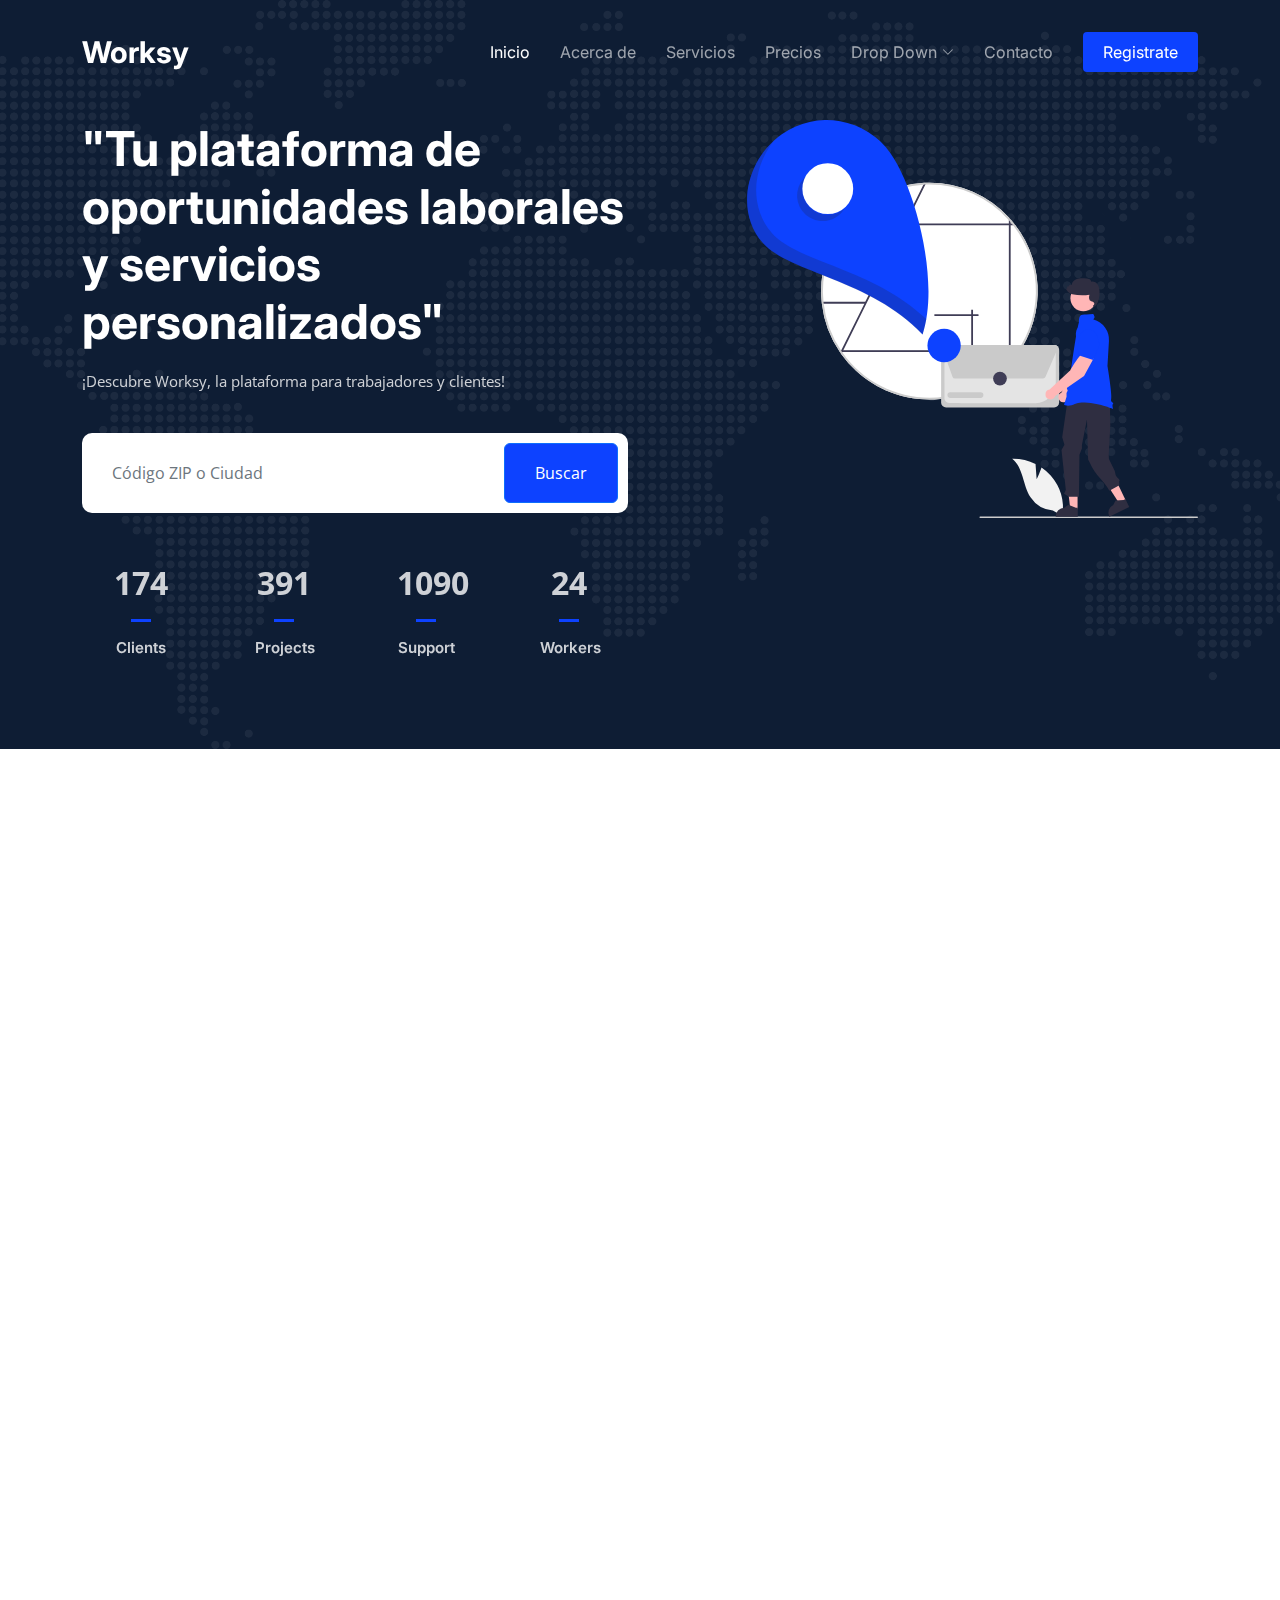
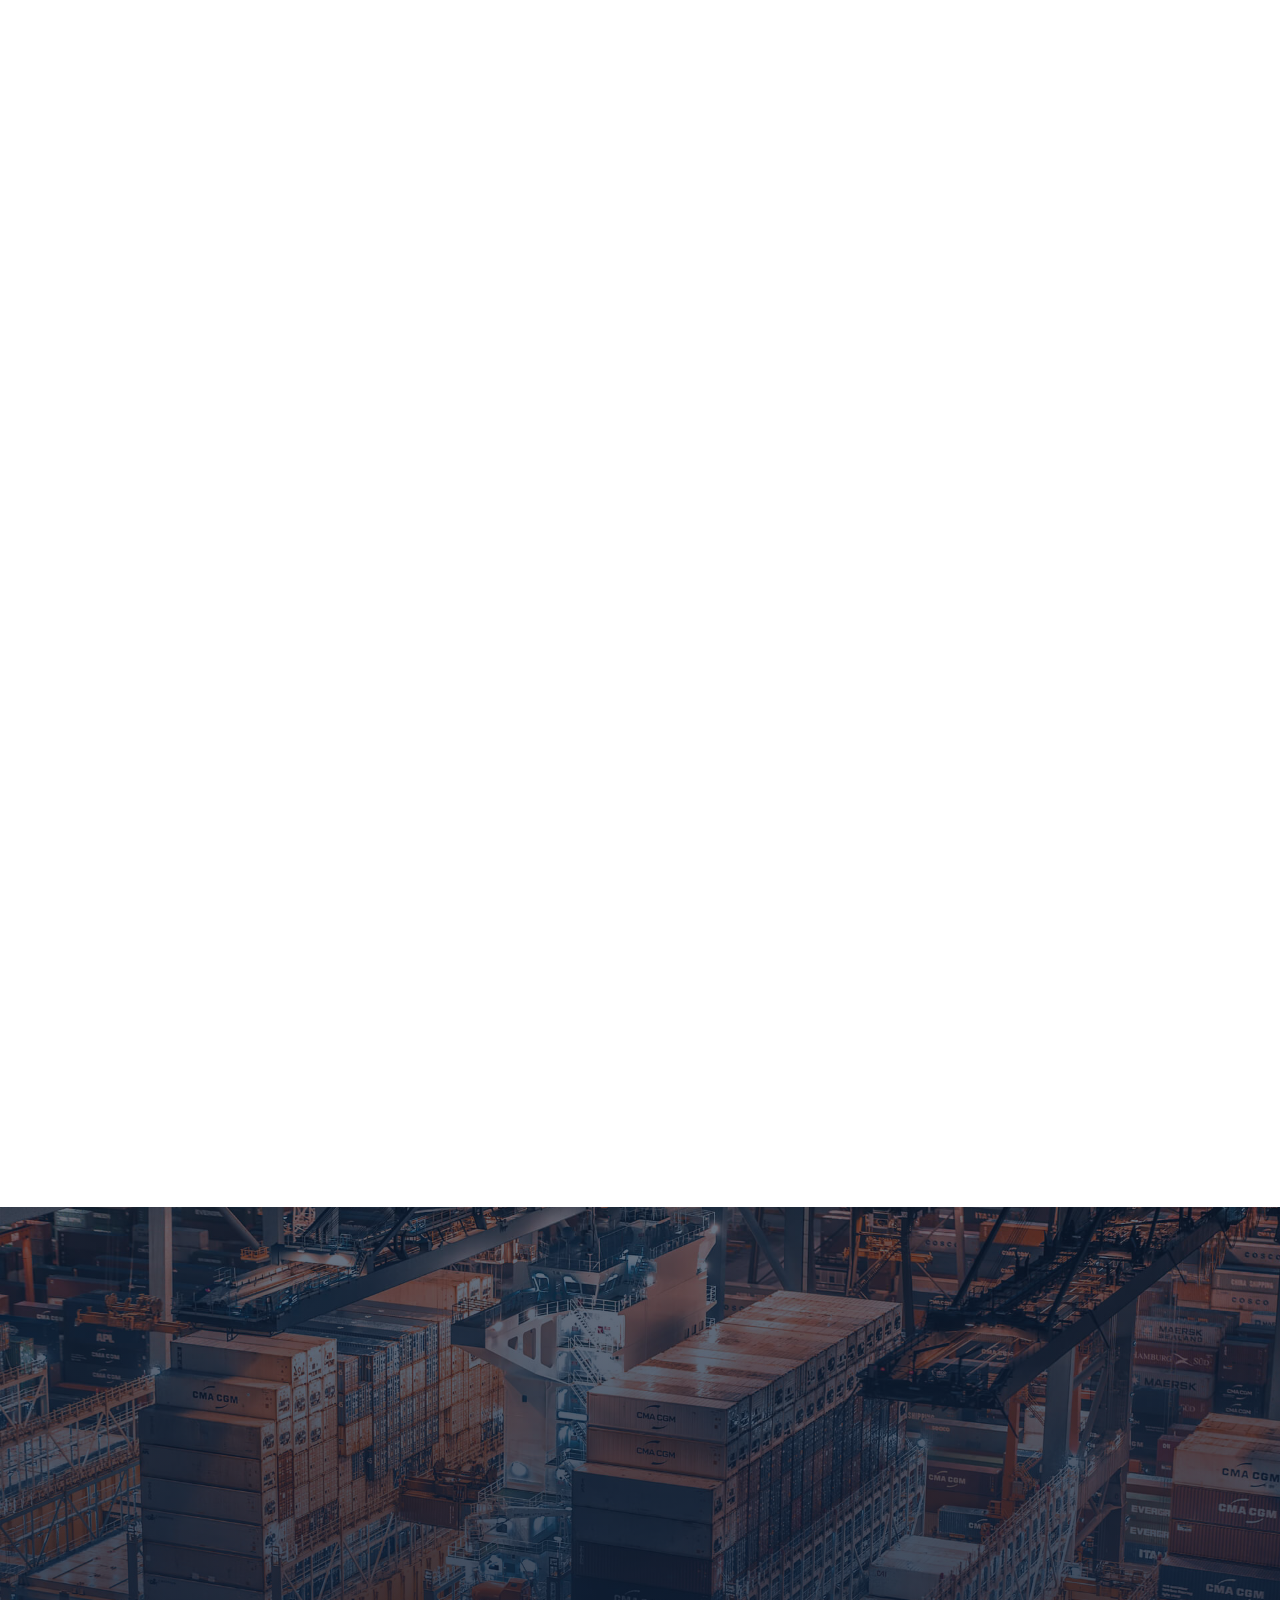
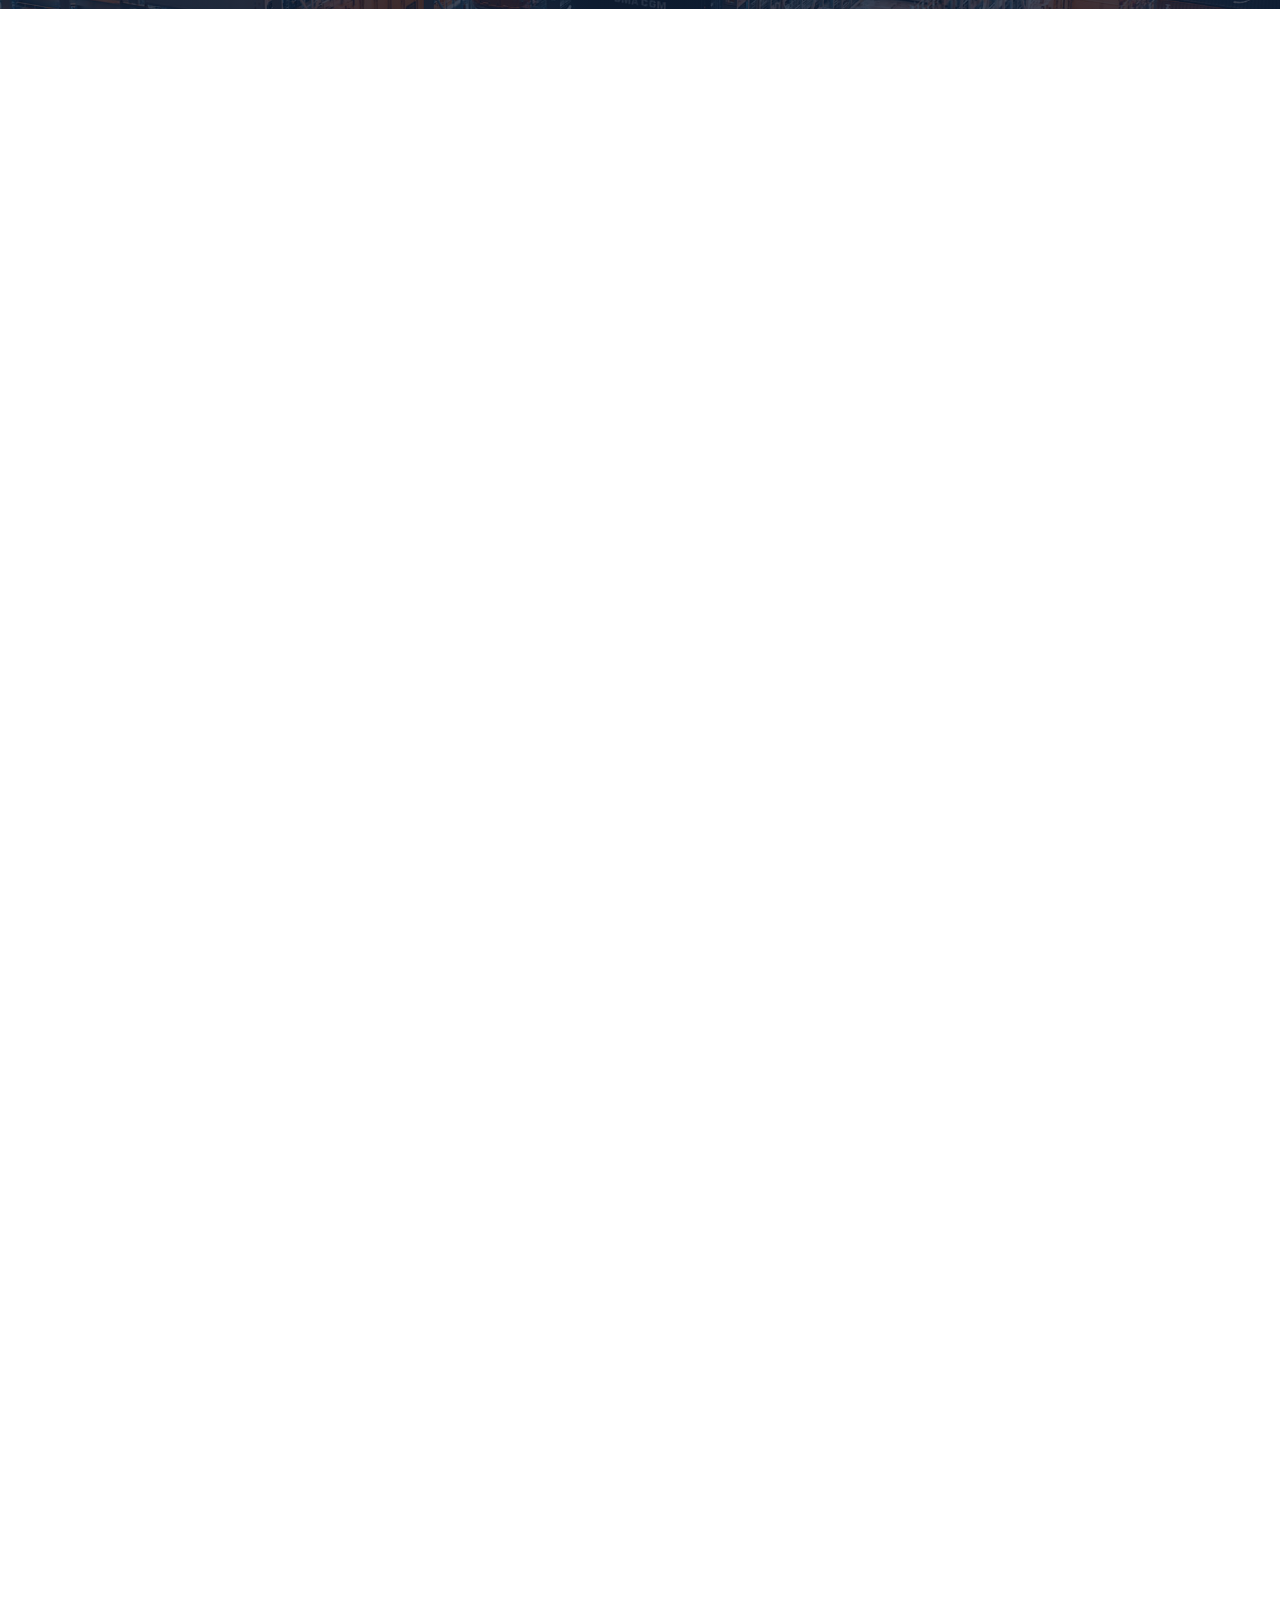
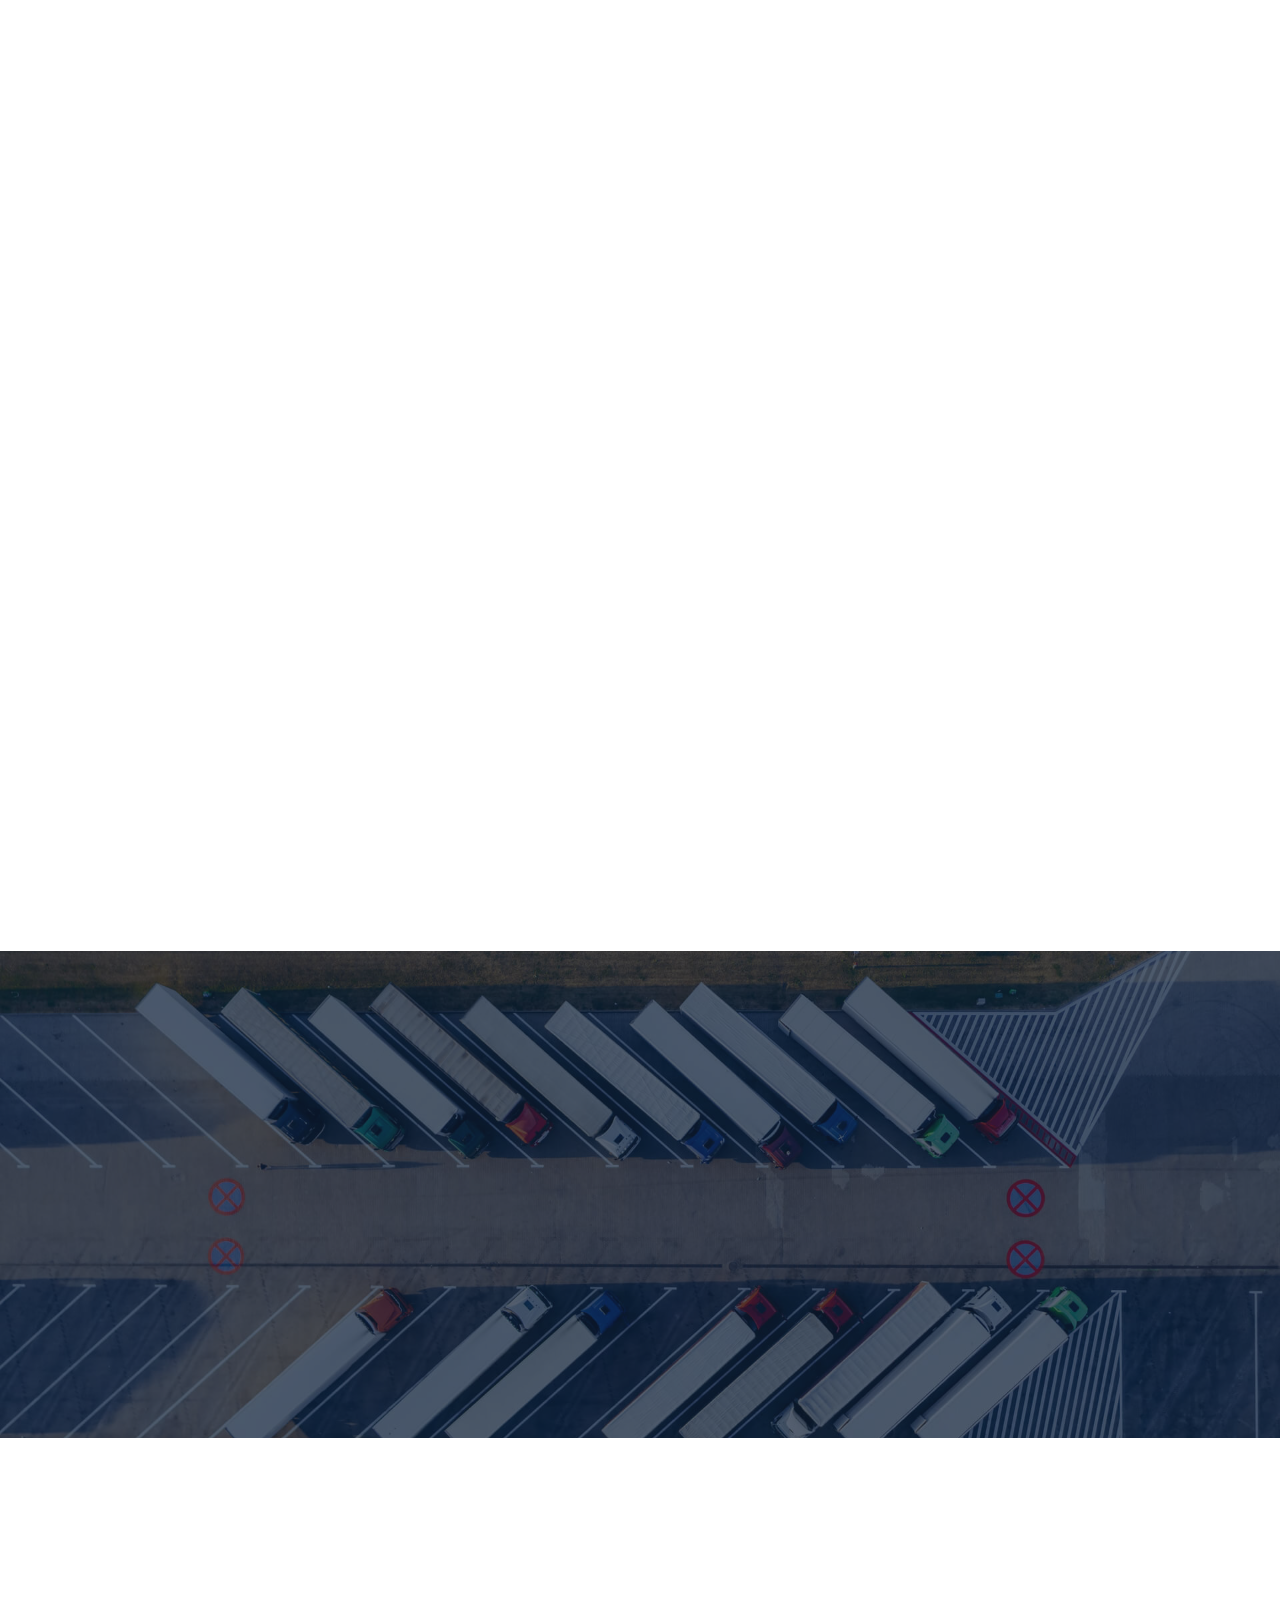
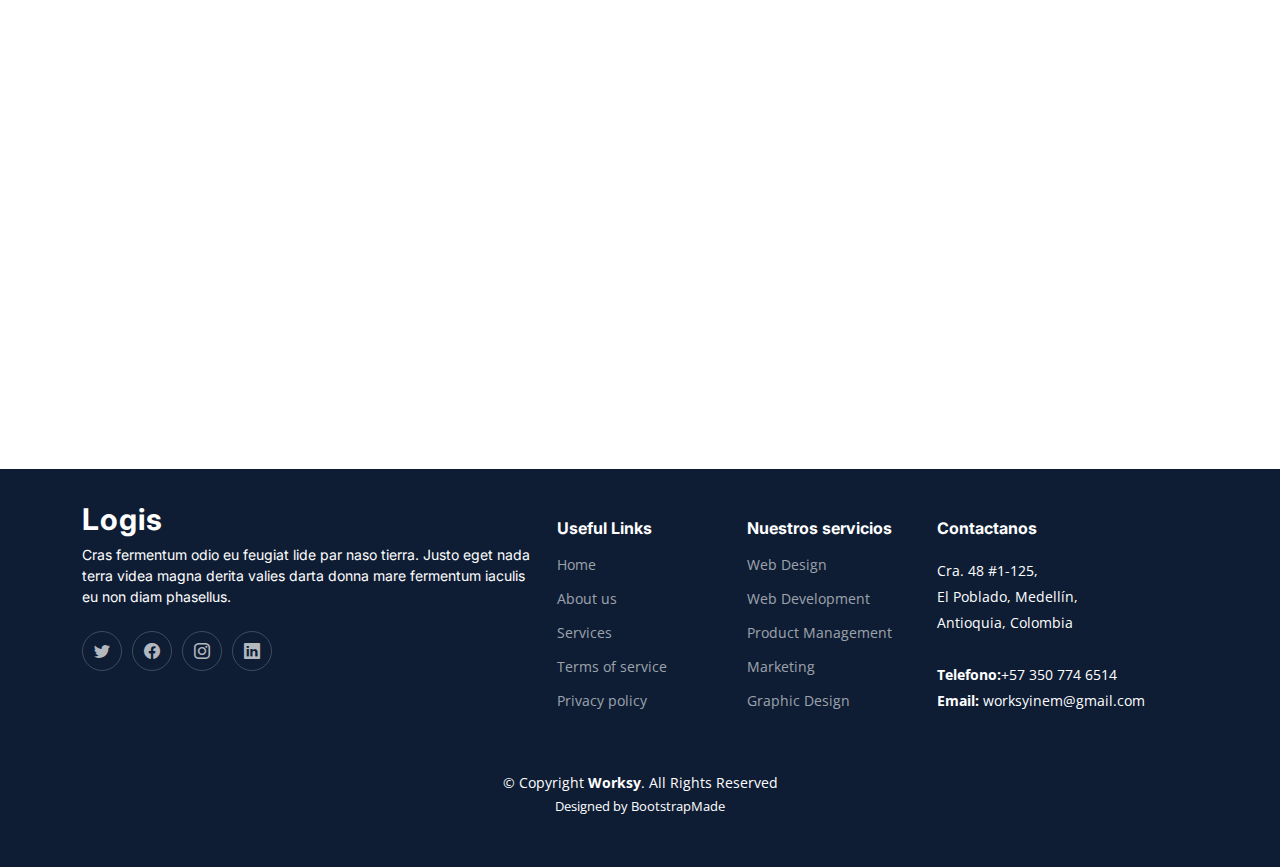
<file: src/main/resources/static/index.html>
<!DOCTYPE html>
<html lang="en">

<head>
  <meta charset="utf-8">
  <meta content="width=device-width, initial-scale=1.0" name="viewport">

  <title>Worksy</title>
  <meta content="" name="description">
  <meta content="" name="keywords">

  <!-- Favicons -->
  <link href="assets/img/favicon.png" rel="icon">
  <link href="assets/img/apple-touch-icon.png" rel="apple-touch-icon">

  <!-- Google Fonts -->
  <link rel="preconnect" href="https://fonts.googleapis.com">
  <link rel="preconnect" href="https://fonts.gstatic.com" crossorigin>
  <link href="https://fonts.googleapis.com/css2?family=Open+Sans:ital,wght@0,300;0,400;0,500;0,600;0,700;1,300;1,400;1,600;1,700&family=Poppins:ital,wght@0,300;0,400;0,500;0,600;0,700;1,300;1,400;1,500;1,600;1,700&family=Inter:ital,wght@0,300;0,400;0,500;0,600;0,700;1,300;1,400;1,500;1,600;1,700&display=swap" rel="stylesheet">

  <!-- Vendor CSS Files -->
  <link href="assets/vendor/bootstrap/css/bootstrap.min.css" rel="stylesheet">
  <link href="assets/vendor/bootstrap-icons/bootstrap-icons.css" rel="stylesheet">
  <link href="assets/vendor/fontawesome-free/css/all.min.css" rel="stylesheet">
  <link href="assets/vendor/glightbox/css/glightbox.min.css" rel="stylesheet">
  <link href="assets/vendor/swiper/swiper-bundle.min.css" rel="stylesheet">
  <link href="assets/vendor/aos/aos.css" rel="stylesheet">

  <!-- Template Main CSS File -->
  <link href="assets/css/main.css" rel="stylesheet">

  <!-- =======================================================
  * Template Name: Logis
  * Updated: Mar 10 2023 with Bootstrap v5.2.3
  * Template URL: https://bootstrapmade.com/logis-bootstrap-logistics-website-template/
  * Author: BootstrapMade.com
  * License: https://bootstrapmade.com/license/
  ======================================================== -->
</head>

<body>

  <!-- ======= Header ======= -->
  <header id="header" class="header d-flex align-items-center fixed-top">
    <div class="container-fluid container-xl d-flex align-items-center justify-content-between">

      <a href="index.html" class="logo d-flex align-items-center">
        <!-- Uncomment the line below if you also wish to use an image logo -->
        <!-- <img src="assets/img/logo.png" alt=""> -->
        <h1>Worksy</h1>
      </a>

      <i class="mobile-nav-toggle mobile-nav-show bi bi-list"></i>
      <i class="mobile-nav-toggle mobile-nav-hide d-none bi bi-x"></i>
      <nav id="navbar" class="navbar">
        <ul>
          <li><a href="index.html" class="active">Inicio</a></li>
          <li><a href="about.html">Acerca de</a></li>
          <li><a href="services.html">Servicios</a></li>
          <li><a href="pricing.html">Precios</a></li>
          <li class="dropdown"><a href="#"><span>Drop Down</span> <i class="bi bi-chevron-down dropdown-indicator"></i></a>
            <ul>
              <li><a href="#">Drop Down 1</a></li>
              <li class="dropdown"><a href="#"><span>Deep Drop Down</span> <i class="bi bi-chevron-down dropdown-indicator"></i></a>
                <ul>
                  <li><a href="#">Deep Drop Down 1</a></li>
                  <li><a href="#">Deep Drop Down 2</a></li>
                  <li><a href="#">Deep Drop Down 3</a></li>
                  <li><a href="#">Deep Drop Down 4</a></li>
                  <li><a href="#">Deep Drop Down 5</a></li>
                </ul>
              </li>
              <li><a href="#">Drop Down 2</a></li>
              <li><a href="#">Drop Down 3</a></li>
              <li><a href="#">Drop Down 4</a></li>
            </ul>
          </li>
          <li><a href="contact.html">Contacto</a></li>
          <li><a class="get-a-quote" href="login.html">Registrate</a></li>
        </ul>
      </nav><!-- .navbar -->

    </div>
  </header><!-- End Header -->
  <!-- End Header -->

  <!-- ======= Hero Section ======= -->
  <section id="hero" class="hero d-flex align-items-center">
    <div class="container">
      <div class="row gy-4 d-flex justify-content-between">
        <div class="col-lg-6 order-2 order-lg-1 d-flex flex-column justify-content-center">
          <h2 data-aos="fade-up">"Tu plataforma de oportunidades laborales y servicios personalizados"</h2>
          <p data-aos="fade-up" data-aos-delay="100">¡Descubre Worksy, la plataforma para trabajadores y clientes!</p>

          <form action="#" class="form-search d-flex align-items-stretch mb-3" data-aos="fade-up" data-aos-delay="200">
            <input type="text" class="form-control" placeholder="Código ZIP o Ciudad">
            <button type="submit" class="btn btn-primary">Buscar</button>
          </form>

          <div class="row gy-4" data-aos="fade-up" data-aos-delay="400">

            <div class="col-lg-3 col-6">
              <div class="stats-item text-center w-100 h-100">
                <span data-purecounter-start="0" data-purecounter-end="232" data-purecounter-duration="1" class="purecounter"></span>
                <p>Clients</p>
              </div>
            </div><!-- End Stats Item -->

            <div class="col-lg-3 col-6">
              <div class="stats-item text-center w-100 h-100">
                <span data-purecounter-start="0" data-purecounter-end="521" data-purecounter-duration="1" class="purecounter"></span>
                <p>Projects</p>
              </div>
            </div><!-- End Stats Item -->

            <div class="col-lg-3 col-6">
              <div class="stats-item text-center w-100 h-100">
                <span data-purecounter-start="0" data-purecounter-end="1453" data-purecounter-duration="1" class="purecounter"></span>
                <p>Support</p>
              </div>
            </div><!-- End Stats Item -->

            <div class="col-lg-3 col-6">
              <div class="stats-item text-center w-100 h-100">
                <span data-purecounter-start="0" data-purecounter-end="32" data-purecounter-duration="1" class="purecounter"></span>
                <p>Workers</p>
              </div>
            </div><!-- End Stats Item -->

          </div>
        </div>

        <div class="col-lg-5 order-1 order-lg-2 hero-img" data-aos="zoom-out">
          <img src="assets/img/hero-img.svg" class="img-fluid mb-3 mb-lg-0" alt="">
        </div>

      </div>
    </div>
  </section><!-- End Hero Section -->

  <main id="main">

    <!-- ======= Featured Services Section ======= -->
    <section id="featured-services" class="featured-services">
      <div class="container">

        <div class="row gy-4">

          <div class="col-lg-4 col-md-6 service-item d-flex" data-aos="fade-up">
            <div class="icon flex-shrink-0"><i class="fa-solid fa-cart-flatbed"></i></div>
            <div>
              <h4 class="title">Lorem Ipsum</h4>
              <p class="description">Voluptatum deleniti atque corrupti quos dolores et quas molestias excepturi sint occaecati cupiditate non provident</p>
              <a href="service-details.html" class="readmore stretched-link"><span>Learn More</span><i class="bi bi-arrow-right"></i></a>
            </div>
          </div>
          <!-- End Service Item -->

          <div class="col-lg-4 col-md-6 service-item d-flex" data-aos="fade-up" data-aos-delay="100">
            <div class="icon flex-shrink-0"><i class="fa-solid fa-truck"></i></div>
            <div>
              <h4 class="title">Dolor Sitema</h4>
              <p class="description">Minim veniam, quis nostrud exercitation ullamco laboris nisi ut aliquip ex ea commodo consequat tarad limino ata</p>
              <a href="service-details.html" class="readmore stretched-link"><span>Learn More</span><i class="bi bi-arrow-right"></i></a>
            </div>
          </div><!-- End Service Item -->

          <div class="col-lg-4 col-md-6 service-item d-flex" data-aos="fade-up" data-aos-delay="200">
            <div class="icon flex-shrink-0"><i class="fa-solid fa-truck-ramp-box"></i></div>
            <div>
              <h4 class="title">Sed ut perspiciatis</h4>
              <p class="description">Duis aute irure dolor in reprehenderit in voluptate velit esse cillum dolore eu fugiat nulla pariatur</p>
              <a href="service-details.html" class="readmore stretched-link"><span>Learn More</span><i class="bi bi-arrow-right"></i></a>
            </div>
          </div><!-- End Service Item -->

        </div>

      </div>
    </section><!-- End Featured Services Section -->

    <!-- ======= About Us Section ======= -->
    <section id="about" class="about pt-0">
      <div class="container" data-aos="fade-up">

        <div class="row gy-4">
          <div class="col-lg-6 position-relative align-self-start order-lg-last order-first">
            <img src="assets/img/about.jpg" class="img-fluid" alt="">
            <a href="https://www.youtube.com/watch?v=LXb3EKWsInQ" class="glightbox play-btn"></a>
          </div>
          <div class="col-lg-6 content order-last  order-lg-first">
            <h3>Acerca de nosotros</h3>
            <p>
              Dolor iure expedita id fuga asperiores qui sunt consequatur minima. Quidem voluptas deleniti. Sit quia molestiae quia quas qui magnam itaque veritatis dolores. Corrupti totam ut eius incidunt reiciendis veritatis asperiores placeat.
            </p>
            <ul>
              <li data-aos="fade-up" data-aos-delay="100">
                <i class="bi bi-diagram-3"></i>
                <div>
                  <h5>Ullamco laboris nisi ut aliquip consequat</h5>
                  <p>Magni facilis facilis repellendus cum excepturi quaerat praesentium libre trade</p>
                </div>
              </li>
              <li data-aos="fade-up" data-aos-delay="200">
                <i class="bi bi-fullscreen-exit"></i>
                <div>
                  <h5>Magnam soluta odio exercitationem reprehenderi</h5>
                  <p>Quo totam dolorum at pariatur aut distinctio dolorum laudantium illo direna pasata redi</p>
                </div>
              </li>
              <li data-aos="fade-up" data-aos-delay="300">
                <i class="bi bi-broadcast"></i>
                <div>
                  <h5>Voluptatem et qui exercitationem</h5>
                  <p>Et velit et eos maiores est tempora et quos dolorem autem tempora incidunt maxime veniam</p>
                </div>
              </li>
            </ul>
          </div>
        </div>

      </div>
    </section><!-- End About Us Section -->

    <!-- ======= Services Section ======= -->
    <section id="service" class="services pt-0">
      <div class="container" data-aos="fade-up">

        <div class="section-header">
          <span>Nuestros servicios</span>
          <h2>Nuestros servicios</h2>

        </div>

        <div class="row gy-4">

          <div class="col-lg-4 col-md-6" data-aos="fade-up" data-aos-delay="100">
            <div class="card">
              <div class="card-img">
                <img src="assets/img/storage-service.jpg" alt="" class="img-fluid">
              </div>
              <h3><a href="service-details.html" class="stretched-link">Storage</a></h3>
              <p>Cumque eos in qui numquam. Aut aspernatur perferendis sed atque quia voluptas quisquam repellendus temporibus itaqueofficiis odit</p>
            </div>
          </div><!-- End Card Item -->

          <div class="col-lg-4 col-md-6" data-aos="fade-up" data-aos-delay="200">
            <div class="card">
              <div class="card-img">
                <img src="assets/img/logistics-service.jpg" alt="" class="img-fluid">
              </div>
              <h3><a href="service-details.html" class="stretched-link">Logistics</a></h3>
              <p>Asperiores provident dolor accusamus pariatur dolore nam id audantium ut et iure incidunt molestiae dolor ipsam ducimus occaecati nisi</p>
            </div>
          </div><!-- End Card Item -->

          <div class="col-lg-4 col-md-6" data-aos="fade-up" data-aos-delay="300">
            <div class="card">
              <div class="card-img">
                <img src="assets/img/cargo-service.jpg" alt="" class="img-fluid">
              </div>
              <h3><a href="service-details.html" class="stretched-link">Cargo</a></h3>
              <p>Dicta quam similique quia architecto eos nisi aut ratione aut ipsum reiciendis sit doloremque oluptatem aut et molestiae ut et nihil</p>
            </div>
          </div><!-- End Card Item -->

          <div class="col-lg-4 col-md-6" data-aos="fade-up" data-aos-delay="400">
            <div class="card">
              <div class="card-img">
                <img src="assets/img/trucking-service.jpg" alt="" class="img-fluid">
              </div>
              <h3><a href="service-details.html" class="stretched-link">Trucking</a></h3>
              <p>Dicta quam similique quia architecto eos nisi aut ratione aut ipsum reiciendis sit doloremque oluptatem aut et molestiae ut et nihil</p>
            </div>
          </div><!-- End Card Item -->

          <div class="col-lg-4 col-md-6" data-aos="fade-up" data-aos-delay="500">
            <div class="card">
              <div class="card-img">
                <img src="assets/img/packaging-service.jpg" alt="" class="img-fluid">
              </div>
              <h3><a href="service-details.html" class="stretched-link">Packaging</a></h3>
              <p>Illo consequuntur quisquam delectus praesentium modi dignissimos facere vel cum onsequuntur maiores beatae consequatur magni voluptates</p>
            </div>
          </div><!-- End Card Item -->

          <div class="col-lg-4 col-md-6" data-aos="fade-up" data-aos-delay="600">
            <div class="card">
              <div class="card-img">
                <img src="assets/img/warehousing-service.jpg" alt="" class="img-fluid">
              </div>
              <h3><a href="service-details.html" class="stretched-link">Warehousing</a></h3>
              <p>Quas assumenda non occaecati molestiae. In aut earum sed natus eatae in vero. Ab modi quisquam aut nostrum unde et qui est non quo nulla</p>
            </div>
          </div><!-- End Card Item -->

        </div>

      </div>
    </section><!-- End Services Section -->

    <!-- ======= Call To Action Section ======= -->
    <section id="call-to-action" class="call-to-action">
      <div class="container" data-aos="zoom-out">

        <div class="row justify-content-center">
          <div class="col-lg-8 text-center">
            <h3>Call To Action</h3>
            <p> Duis aute irure dolor in reprehenderit in voluptate velit esse cillum dolore eu fugiat nulla pariatur. Excepteur sint occaecat cupidatat non proident, sunt in culpa qui officia deserunt mollit anim id est laborum.</p>
            <a class="cta-btn" href="#">Call To Action</a>
          </div>
        </div>

      </div>
    </section><!-- End Call To Action Section -->

    <!-- ======= Features Section ======= -->
    <section id="features" class="features">
      <div class="container">

        <div class="row gy-4 align-items-center features-item" data-aos="fade-up">

          <div class="col-md-5">
            <img src="assets/img/features-1.jpg" class="img-fluid" alt="">
          </div>
          <div class="col-md-7">
            <h3>Voluptatem dignissimos provident quasi corporis voluptates sit assumenda.</h3>
            <p class="fst-italic">
              Lorem ipsum dolor sit amet, consectetur adipiscing elit, sed do eiusmod tempor incididunt ut labore et dolore
              magna aliqua.
            </p>
            <ul>
              <li><i class="bi bi-check"></i> Ullamco laboris nisi ut aliquip ex ea commodo consequat.</li>
              <li><i class="bi bi-check"></i> Duis aute irure dolor in reprehenderit in voluptate velit.</li>
              <li><i class="bi bi-check"></i> Ullam est qui quos consequatur eos accusamus.</li>
            </ul>
          </div>
        </div><!-- Features Item -->

        <div class="row gy-4 align-items-center features-item" data-aos="fade-up">
          <div class="col-md-5 order-1 order-md-2">
            <img src="assets/img/features-2.jpg" class="img-fluid" alt="">
          </div>
          <div class="col-md-7 order-2 order-md-1">
            <h3>Corporis temporibus maiores provident</h3>
            <p class="fst-italic">
              Lorem ipsum dolor sit amet, consectetur adipiscing elit, sed do eiusmod tempor incididunt ut labore et dolore
              magna aliqua.
            </p>
            <p>
              Ullamco laboris nisi ut aliquip ex ea commodo consequat. Duis aute irure dolor in reprehenderit in voluptate
              velit esse cillum dolore eu fugiat nulla pariatur. Excepteur sint occaecat cupidatat non proident, sunt in
              culpa qui officia deserunt mollit anim id est laborum
            </p>
          </div>
        </div><!-- Features Item -->

        <div class="row gy-4 align-items-center features-item" data-aos="fade-up">
          <div class="col-md-5">
            <img src="assets/img/features-3.jpg" class="img-fluid" alt="">
          </div>
          <div class="col-md-7">
            <h3>Sunt consequatur ad ut est nulla consectetur reiciendis animi voluptas</h3>
            <p>Cupiditate placeat cupiditate placeat est ipsam culpa. Delectus quia minima quod. Sunt saepe odit aut quia voluptatem hic voluptas dolor doloremque.</p>
            <ul>
              <li><i class="bi bi-check"></i> Ullamco laboris nisi ut aliquip ex ea commodo consequat.</li>
              <li><i class="bi bi-check"></i> Duis aute irure dolor in reprehenderit in voluptate velit.</li>
              <li><i class="bi bi-check"></i> Facilis ut et voluptatem aperiam. Autem soluta ad fugiat.</li>
            </ul>
          </div>
        </div><!-- Features Item -->

        <div class="row gy-4 align-items-center features-item" data-aos="fade-up">
          <div class="col-md-5 order-1 order-md-2">
            <img src="assets/img/features-4.jpg" class="img-fluid" alt="">
          </div>
          <div class="col-md-7 order-2 order-md-1">
            <h3>Quas et necessitatibus eaque impedit ipsum animi consequatur incidunt in</h3>
            <p class="fst-italic">
              Lorem ipsum dolor sit amet, consectetur adipiscing elit, sed do eiusmod tempor incididunt ut labore et dolore
              magna aliqua.
            </p>
            <p>
              Ullamco laboris nisi ut aliquip ex ea commodo consequat. Duis aute irure dolor in reprehenderit in voluptate
              velit esse cillum dolore eu fugiat nulla pariatur. Excepteur sint occaecat cupidatat non proident, sunt in
              culpa qui officia deserunt mollit anim id est laborum
            </p>
          </div>
        </div><!-- Features Item -->

      </div>
    </section><!-- End Features Section -->

    <!-- ======= Pricing Section ======= -->
    <section id="pricing" class="pricing pt-0">
      <div class="container" data-aos="fade-up">

        <div class="section-header">
          <span>Precios</span>
          <h2>Precios</h2>

        </div>

        <div class="row gy-4">

          <div class="col-lg-4" data-aos="fade-up" data-aos-delay="100">
            <div class="pricing-item">
              <h3>Free Plan</h3>
              <h4><sup>$</sup>0<span> / month</span></h4>
              <ul>
                <li><i class="bi bi-check"></i> Quam adipiscing vitae proin</li>
                <li><i class="bi bi-check"></i> Nec feugiat nisl pretium</li>
                <li><i class="bi bi-check"></i> Nulla at volutpat diam uteera</li>
                <li class="na"><i class="bi bi-x"></i> <span>Pharetra massa massa ultricies</span></li>
                <li class="na"><i class="bi bi-x"></i> <span>Massa ultricies mi quis hendrerit</span></li>
              </ul>
              <a href="#" class="buy-btn">Buy Now</a>
            </div>
          </div><!-- End Pricing Item -->

          <div class="col-lg-4" data-aos="fade-up" data-aos-delay="200">
            <div class="pricing-item featured">
              <h3>Business Plan</h3>
              <h4><sup>$</sup>29<span> / month</span></h4>
              <ul>
                <li><i class="bi bi-check"></i> Quam adipiscing vitae proin</li>
                <li><i class="bi bi-check"></i> Nec feugiat nisl pretium</li>
                <li><i class="bi bi-check"></i> Nulla at volutpat diam uteera</li>
                <li><i class="bi bi-check"></i> Pharetra massa massa ultricies</li>
                <li><i class="bi bi-check"></i> Massa ultricies mi quis hendrerit</li>
              </ul>
              <a href="#" class="buy-btn">Buy Now</a>
            </div>
          </div><!-- End Pricing Item -->

          <div class="col-lg-4" data-aos="fade-up" data-aos-delay="300">
            <div class="pricing-item">
              <h3>Developer Plan</h3>
              <h4><sup>$</sup>49<span> / month</span></h4>
              <ul>
                <li><i class="bi bi-check"></i> Quam adipiscing vitae proin</li>
                <li><i class="bi bi-check"></i> Nec feugiat nisl pretium</li>
                <li><i class="bi bi-check"></i> Nulla at volutpat diam uteera</li>
                <li><i class="bi bi-check"></i> Pharetra massa massa ultricies</li>
                <li><i class="bi bi-check"></i> Massa ultricies mi quis hendrerit</li>
              </ul>
              <a href="#" class="buy-btn">Buy Now</a>
            </div>
          </div><!-- End Pricing Item -->

        </div>

      </div>
    </section><!-- End Pricing Section -->

    <!-- ======= Testimonials Section ======= -->
    <section id="testimonials" class="testimonials">
      <div class="container">

        <div class="slides-1 swiper" data-aos="fade-up">
          <div class="swiper-wrapper">

            <div class="swiper-slide">
              <div class="testimonial-item">
                <img src="assets/img/testimonials/testimonials-1.jpg" class="testimonial-img" alt="">
                <h3>Saul Goodman</h3>
                <h4>Ceo &amp; Founder</h4>
                <div class="stars">
                  <i class="bi bi-star-fill"></i><i class="bi bi-star-fill"></i><i class="bi bi-star-fill"></i><i class="bi bi-star-fill"></i><i class="bi bi-star-fill"></i>
                </div>
                <p>
                  <i class="bi bi-quote quote-icon-left"></i>
                  Proin iaculis purus consequat sem cure digni ssim donec porttitora entum suscipit rhoncus. Accusantium quam, ultricies eget id, aliquam eget nibh et. Maecen aliquam, risus at semper.
                  <i class="bi bi-quote quote-icon-right"></i>
                </p>
              </div>
            </div><!-- End testimonial item -->

            <div class="swiper-slide">
              <div class="testimonial-item">
                <img src="assets/img/testimonials/testimonials-2.jpg" class="testimonial-img" alt="">
                <h3>Sara Wilsson</h3>
                <h4>Designer</h4>
                <div class="stars">
                  <i class="bi bi-star-fill"></i><i class="bi bi-star-fill"></i><i class="bi bi-star-fill"></i><i class="bi bi-star-fill"></i><i class="bi bi-star-fill"></i>
                </div>
                <p>
                  <i class="bi bi-quote quote-icon-left"></i>
                  Export tempor illum tamen malis malis eram quae irure esse labore quem cillum quid cillum eram malis quorum velit fore eram velit sunt aliqua noster fugiat irure amet legam anim culpa.
                  <i class="bi bi-quote quote-icon-right"></i>
                </p>
              </div>
            </div><!-- End testimonial item -->

            <div class="swiper-slide">
              <div class="testimonial-item">
                <img src="assets/img/testimonials/testimonials-3.jpg" class="testimonial-img" alt="">
                <h3>Jena Karlis</h3>
                <h4>Store Owner</h4>
                <div class="stars">
                  <i class="bi bi-star-fill"></i><i class="bi bi-star-fill"></i><i class="bi bi-star-fill"></i><i class="bi bi-star-fill"></i><i class="bi bi-star-fill"></i>
                </div>
                <p>
                  <i class="bi bi-quote quote-icon-left"></i>
                  Enim nisi quem export duis labore cillum quae magna enim sint quorum nulla quem veniam duis minim tempor labore quem eram duis noster aute amet eram fore quis sint minim.
                  <i class="bi bi-quote quote-icon-right"></i>
                </p>
              </div>
            </div><!-- End testimonial item -->

            <div class="swiper-slide">
              <div class="testimonial-item">
                <img src="assets/img/testimonials/testimonials-4.jpg" class="testimonial-img" alt="">
                <h3>Matt Brandon</h3>
                <h4>Freelancer</h4>
                <div class="stars">
                  <i class="bi bi-star-fill"></i><i class="bi bi-star-fill"></i><i class="bi bi-star-fill"></i><i class="bi bi-star-fill"></i><i class="bi bi-star-fill"></i>
                </div>
                <p>
                  <i class="bi bi-quote quote-icon-left"></i>
                  Fugiat enim eram quae cillum dolore dolor amet nulla culpa multos export minim fugiat minim velit minim dolor enim duis veniam ipsum anim magna sunt elit fore quem dolore labore illum veniam.
                  <i class="bi bi-quote quote-icon-right"></i>
                </p>
              </div>
            </div><!-- End testimonial item -->

            <div class="swiper-slide">
              <div class="testimonial-item">
                <img src="assets/img/testimonials/testimonials-5.jpg" class="testimonial-img" alt="">
                <h3>John Larson</h3>
                <h4>Entrepreneur</h4>
                <div class="stars">
                  <i class="bi bi-star-fill"></i><i class="bi bi-star-fill"></i><i class="bi bi-star-fill"></i><i class="bi bi-star-fill"></i><i class="bi bi-star-fill"></i>
                </div>
                <p>
                  <i class="bi bi-quote quote-icon-left"></i>
                  Quis quorum aliqua sint quem legam fore sunt eram irure aliqua veniam tempor noster veniam enim culpa labore duis sunt culpa nulla illum cillum fugiat legam esse veniam culpa fore nisi cillum quid.
                  <i class="bi bi-quote quote-icon-right"></i>
                </p>
              </div>
            </div><!-- End testimonial item -->

          </div>
          <div class="swiper-pagination"></div>
        </div>

      </div>
    </section><!-- End Testimonials Section -->

    <!-- ======= Frequently Asked Questions Section ======= -->
    <section id="faq" class="faq">
      <div class="container" data-aos="fade-up">

        <div class="section-header">
          <span>Frequently Asked Questions</span>
          <h2>Frequently Asked Questions</h2>

        </div>

        <div class="row justify-content-center" data-aos="fade-up" data-aos-delay="200">
          <div class="col-lg-10">

            <div class="accordion accordion-flush" id="faqlist">

              <div class="accordion-item">
                <h3 class="accordion-header">
                  <button class="accordion-button collapsed" type="button" data-bs-toggle="collapse" data-bs-target="#faq-content-1">
                    <i class="bi bi-question-circle question-icon"></i>
                    Non consectetur a erat nam at lectus urna duis?
                  </button>
                </h3>
                <div id="faq-content-1" class="accordion-collapse collapse" data-bs-parent="#faqlist">
                  <div class="accordion-body">
                    Feugiat pretium nibh ipsum consequat. Tempus iaculis urna id volutpat lacus laoreet non curabitur gravida. Venenatis lectus magna fringilla urna porttitor rhoncus dolor purus non.
                  </div>
                </div>
              </div><!-- # Faq item-->

              <div class="accordion-item">
                <h3 class="accordion-header">
                  <button class="accordion-button collapsed" type="button" data-bs-toggle="collapse" data-bs-target="#faq-content-2">
                    <i class="bi bi-question-circle question-icon"></i>
                    Feugiat scelerisque varius morbi enim nunc faucibus a pellentesque?
                  </button>
                </h3>
                <div id="faq-content-2" class="accordion-collapse collapse" data-bs-parent="#faqlist">
                  <div class="accordion-body">
                    Dolor sit amet consectetur adipiscing elit pellentesque habitant morbi. Id interdum velit laoreet id donec ultrices. Fringilla phasellus faucibus scelerisque eleifend donec pretium. Est pellentesque elit ullamcorper dignissim. Mauris ultrices eros in cursus turpis massa tincidunt dui.
                  </div>
                </div>
              </div><!-- # Faq item-->

              <div class="accordion-item">
                <h3 class="accordion-header">
                  <button class="accordion-button collapsed" type="button" data-bs-toggle="collapse" data-bs-target="#faq-content-3">
                    <i class="bi bi-question-circle question-icon"></i>
                    Dolor sit amet consectetur adipiscing elit pellentesque habitant morbi?
                  </button>
                </h3>
                <div id="faq-content-3" class="accordion-collapse collapse" data-bs-parent="#faqlist">
                  <div class="accordion-body">
                    Eleifend mi in nulla posuere sollicitudin aliquam ultrices sagittis orci. Faucibus pulvinar elementum integer enim. Sem nulla pharetra diam sit amet nisl suscipit. Rutrum tellus pellentesque eu tincidunt. Lectus urna duis convallis convallis tellus. Urna molestie at elementum eu facilisis sed odio morbi quis
                  </div>
                </div>
              </div><!-- # Faq item-->

              <div class="accordion-item">
                <h3 class="accordion-header">
                  <button class="accordion-button collapsed" type="button" data-bs-toggle="collapse" data-bs-target="#faq-content-4">
                    <i class="bi bi-question-circle question-icon"></i>
                    Ac odio tempor orci dapibus. Aliquam eleifend mi in nulla?
                  </button>
                </h3>
                <div id="faq-content-4" class="accordion-collapse collapse" data-bs-parent="#faqlist">
                  <div class="accordion-body">
                    <i class="bi bi-question-circle question-icon"></i>
                    Dolor sit amet consectetur adipiscing elit pellentesque habitant morbi. Id interdum velit laoreet id donec ultrices. Fringilla phasellus faucibus scelerisque eleifend donec pretium. Est pellentesque elit ullamcorper dignissim. Mauris ultrices eros in cursus turpis massa tincidunt dui.
                  </div>
                </div>
              </div><!-- # Faq item-->

              <div class="accordion-item">
                <h3 class="accordion-header">
                  <button class="accordion-button collapsed" type="button" data-bs-toggle="collapse" data-bs-target="#faq-content-5">
                    <i class="bi bi-question-circle question-icon"></i>
                    Tempus quam pellentesque nec nam aliquam sem et tortor consequat?
                  </button>
                </h3>
                <div id="faq-content-5" class="accordion-collapse collapse" data-bs-parent="#faqlist">
                  <div class="accordion-body">
                    Molestie a iaculis at erat pellentesque adipiscing commodo. Dignissim suspendisse in est ante in. Nunc vel risus commodo viverra maecenas accumsan. Sit amet nisl suscipit adipiscing bibendum est. Purus gravida quis blandit turpis cursus in
                  </div>
                </div>
              </div><!-- # Faq item-->

            </div>

          </div>
        </div>

      </div>
    </section><!-- End Frequently Asked Questions Section -->

  </main><!-- End #main -->

  <!-- ======= Footer ======= -->
  <footer id="footer" class="footer">

    <div class="container">
      <div class="row gy-4">
        <div class="col-lg-5 col-md-12 footer-info">
          <a href="index.html" class="logo d-flex align-items-center">
            <span>Logis</span>
          </a>
          <p>Cras fermentum odio eu feugiat lide par naso tierra. Justo eget nada terra videa magna derita valies darta donna mare fermentum iaculis eu non diam phasellus.</p>
          <div class="social-links d-flex mt-4">
            <a href="#" class="twitter"><i class="bi bi-twitter"></i></a>
            <a href="#" class="facebook"><i class="bi bi-facebook"></i></a>
            <a href="#" class="instagram"><i class="bi bi-instagram"></i></a>
            <a href="#" class="linkedin"><i class="bi bi-linkedin"></i></a>
          </div>
        </div>

        <div class="col-lg-2 col-6 footer-links">
          <h4>Useful Links</h4>
          <ul>
            <li><a href="#">Home</a></li>
            <li><a href="#">About us</a></li>
            <li><a href="#">Services</a></li>
            <li><a href="#">Terms of service</a></li>
            <li><a href="#">Privacy policy</a></li>
          </ul>
        </div>

        <div class="col-lg-2 col-6 footer-links">
          <h4>Nuestros servicios</h4>
          <ul>
            <li><a href="#">Web Design</a></li>
            <li><a href="#">Web Development</a></li>
            <li><a href="#">Product Management</a></li>
            <li><a href="#">Marketing</a></li>
            <li><a href="#">Graphic Design</a></li>
          </ul>
        </div>

        <div class="col-lg-3 col-md-12 footer-contact text-center text-md-start">
          <h4>Contactanos</h4>
          <p>
            Cra. 48 #1-125,<br>
            El Poblado, Medellín,<br>
            Antioquia, Colombia <br><br>
            <strong>Telefono:</strong>+57 350 774 6514<br>
            <strong>Email:</strong> worksyinem@gmail.com<br>
          </p>
        </div>

      </div>
    </div>

    <div class="container mt-4">
      <div class="copyright">
        &copy; Copyright <strong><span>Worksy</span></strong>. All Rights Reserved
      </div>
      <div class="credits">
        <!-- All the links in the footer should remain intact. -->
        <!-- You can delete the links only if you purchased the pro version. -->
        <!-- Licensing information: https://bootstrapmade.com/license/ -->
        <!-- Purchase the pro version with working PHP/AJAX contact form: https://bootstrapmade.com/logis-bootstrap-logistics-website-template/ -->
        Designed by <a href="https://bootstrapmade.com/">BootstrapMade</a>
      </div>
    </div>

  </footer><!-- End Footer -->
  <!-- End Footer -->

  <a href="#" class="scroll-top d-flex align-items-center justify-content-center"><i class="bi bi-arrow-up-short"></i></a>

  <div id="preloader"></div>

  <!-- Vendor JS Files -->
  <script src="assets/vendor/bootstrap/js/bootstrap.bundle.min.js"></script>
  <script src="assets/vendor/purecounter/purecounter_vanilla.js"></script>
  <script src="assets/vendor/glightbox/js/glightbox.min.js"></script>
  <script src="assets/vendor/swiper/swiper-bundle.min.js"></script>
  <script src="assets/vendor/aos/aos.js"></script>
  <script src="assets/vendor/php-email-form/validate.js"></script>

  <!-- Template Main JS File -->
  <script src="assets/js/main.js"></script>

</body>

</html>
</file>
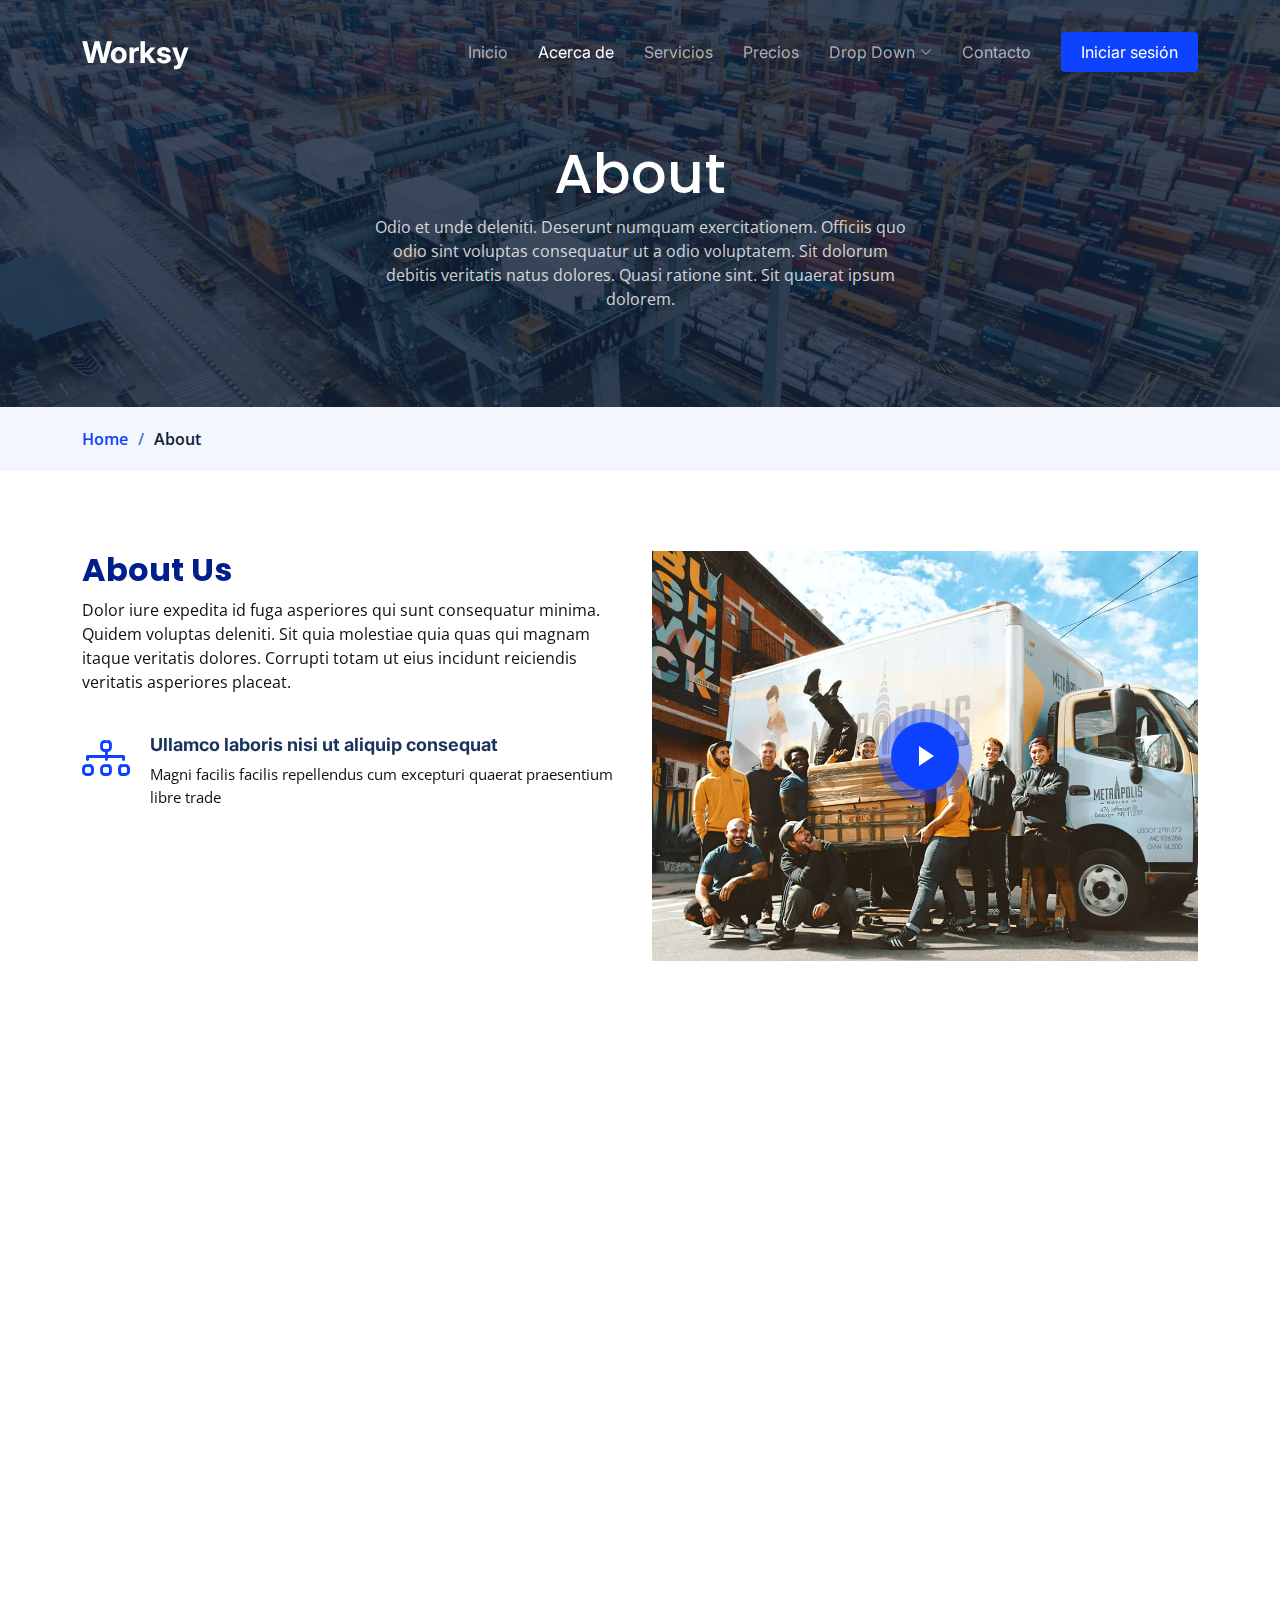
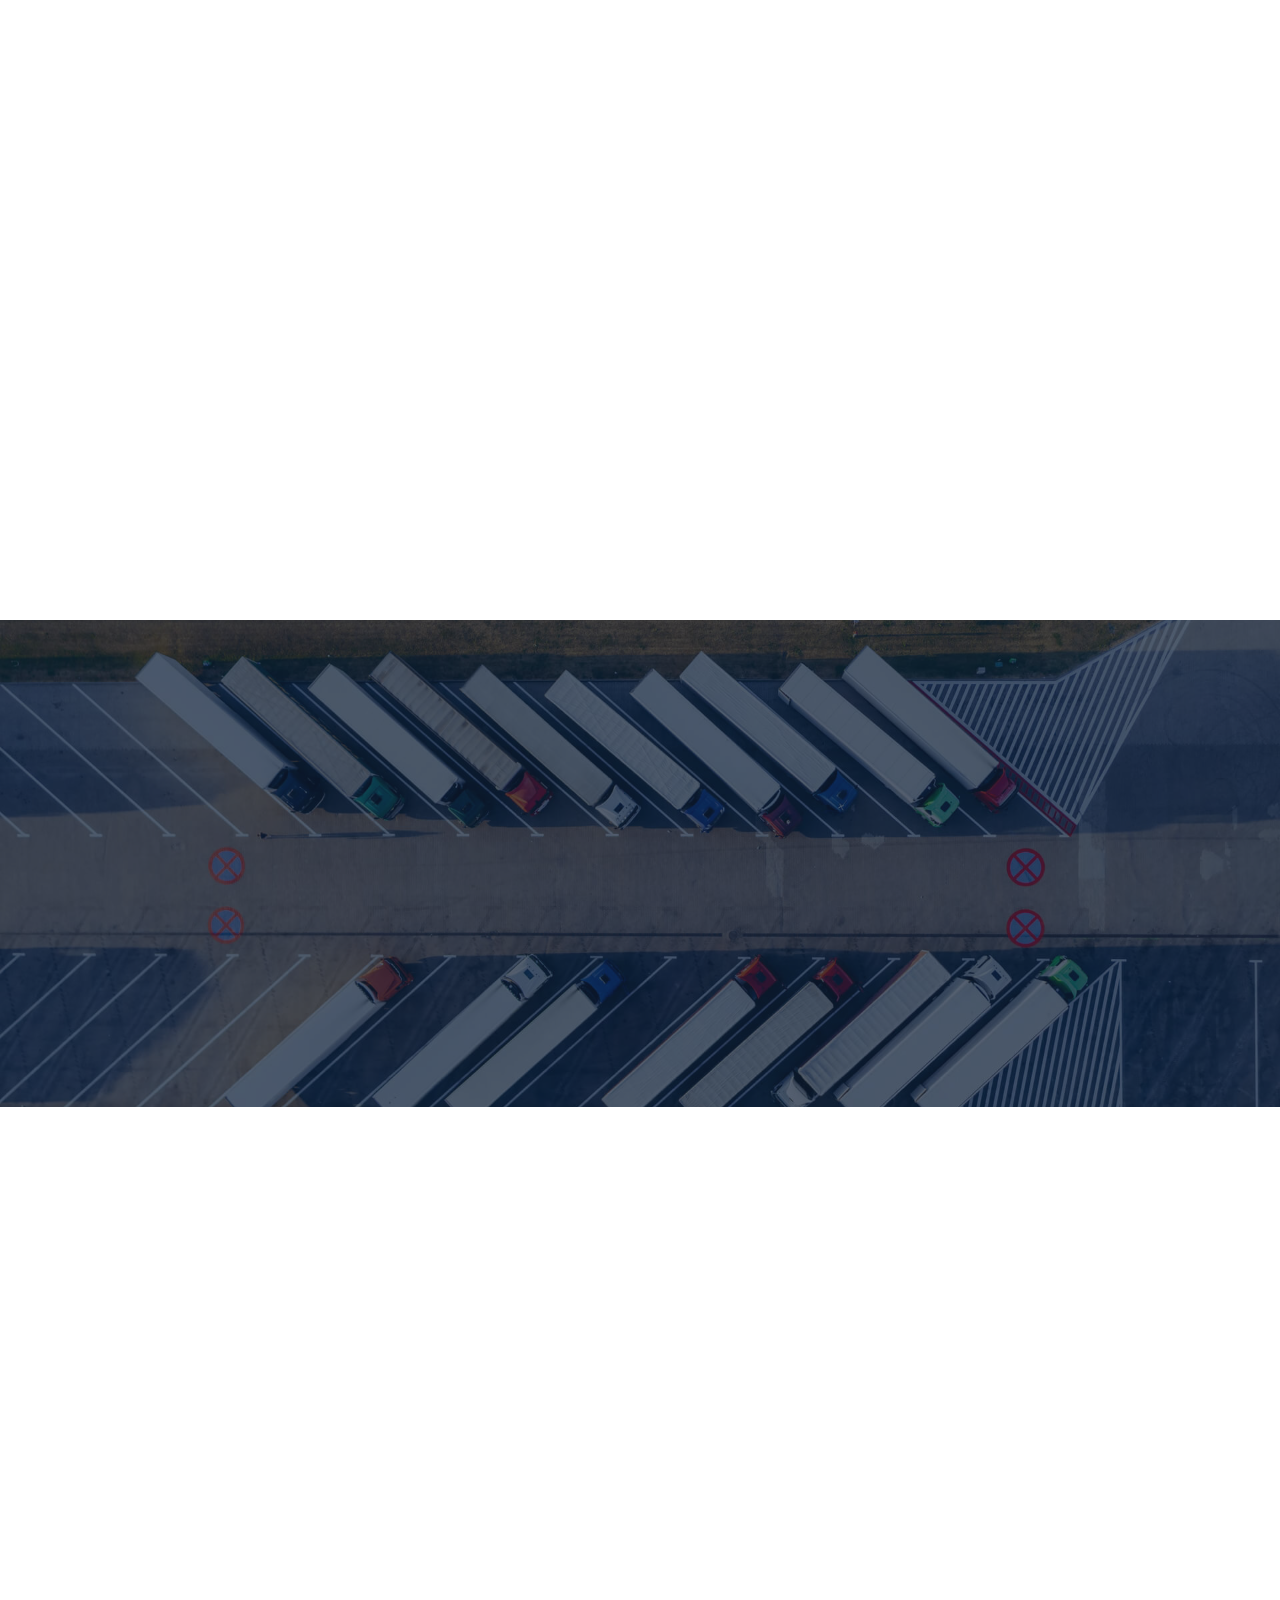
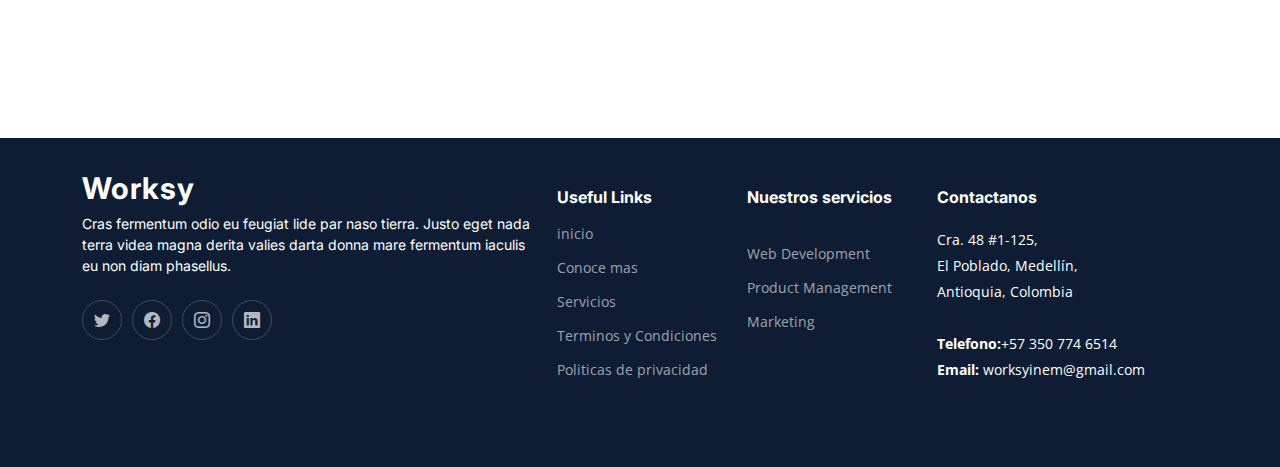
<file: src/main/resources/static/about.html>
<!DOCTYPE html>
<html lang="en">

<head>
  <meta charset="utf-8">
  <meta content="width=device-width, initial-scale=1.0" name="viewport">

  <title>Worksy</title>
  <meta content="" name="description">
  <meta content="" name="keywords">

  <!-- Favicons -->
  <link href="assets/img/favicon.png" rel="icon">
  <link href="assets/img/apple-touch-icon.png" rel="apple-touch-icon">

  <!-- Google Fonts -->
  <link rel="preconnect" href="https://fonts.googleapis.com">
  <link rel="preconnect" href="https://fonts.gstatic.com" crossorigin>
  <link href="https://fonts.googleapis.com/css2?family=Open+Sans:ital,wght@0,300;0,400;0,500;0,600;0,700;1,300;1,400;1,600;1,700&family=Poppins:ital,wght@0,300;0,400;0,500;0,600;0,700;1,300;1,400;1,500;1,600;1,700&family=Inter:ital,wght@0,300;0,400;0,500;0,600;0,700;1,300;1,400;1,500;1,600;1,700&display=swap" rel="stylesheet">

  <!-- Vendor CSS Files -->
  <link href="assets/vendor/bootstrap/css/bootstrap.min.css" rel="stylesheet">
  <link href="assets/vendor/bootstrap-icons/bootstrap-icons.css" rel="stylesheet">
  <link href="assets/vendor/fontawesome-free/css/all.min.css" rel="stylesheet">
  <link href="assets/vendor/glightbox/css/glightbox.min.css" rel="stylesheet">
  <link href="assets/vendor/swiper/swiper-bundle.min.css" rel="stylesheet">
  <link href="assets/vendor/aos/aos.css" rel="stylesheet">

  <!-- Template Main CSS File -->
  <link href="assets/css/main.css" rel="stylesheet">

  <!-- =======================================================
  * Template Name: Logis
  * Updated: Mar 10 2023 with Bootstrap v5.2.3
  * Template URL: https://bootstrapmade.com/logis-bootstrap-logistics-website-template/
  * Author: BootstrapMade.com
  * License: https://bootstrapmade.com/license/
  ======================================================== -->
</head>

<body>

<!-- ======= Header ======= -->
<header id="header" class="header d-flex align-items-center fixed-top">
  <div class="container-fluid container-xl d-flex align-items-center justify-content-between">

    <a href="index.html" class="logo d-flex align-items-center">
      <!-- Uncomment the line below if you also wish to use an image logo -->
      <!-- <img src="assets/img/logo.png" alt=""> -->
      <h1>Worksy</h1>
    </a>

    <i class="mobile-nav-toggle mobile-nav-show bi bi-list"></i>
    <i class="mobile-nav-toggle mobile-nav-hide d-none bi bi-x"></i>
    <nav id="navbar" class="navbar">
      <ul>
        <li><a href="index.html">Inicio</a></li>
        <li><a href="about.html" class="active">Acerca de</a></li>
        <li><a href="services.html">Servicios</a></li>
        <li><a href="pricing.html">Precios</a></li>
        <li class="dropdown"><a href="#"><span>Drop Down</span> <i class="bi bi-chevron-down dropdown-indicator"></i></a>
          <ul>
            <li><a href="#">Drop Down 1</a></li>
            <li class="dropdown"><a href="#"><span>Deep Drop Down</span> <i class="bi bi-chevron-down dropdown-indicator"></i></a>
              <ul>
                <li><a href="#">Deep Drop Down 1</a></li>
                <li><a href="#">Deep Drop Down 2</a></li>
                <li><a href="#">Deep Drop Down 3</a></li>
                <li><a href="#">Deep Drop Down 4</a></li>
                <li><a href="#">Deep Drop Down 5</a></li>
              </ul>
            </li>
            <li><a href="#">Drop Down 2</a></li>
            <li><a href="#">Drop Down 3</a></li>
            <li><a href="#">Drop Down 4</a></li>
          </ul>
        </li>
        <li><a href="contact.html">Contacto</a></li>
        <li><a class="get-a-quote" href="login.html">Iniciar sesión</a></li>
      </ul>
    </nav><!-- .navbar -->
  </div>
</header><!-- End Header -->
<!-- End Header -->

  <main id="main">

    <!-- ======= Breadcrumbs ======= -->
    <div class="breadcrumbs">
      <div class="page-header d-flex align-items-center" style="background-image: url('assets/img/page-header.jpg');">
        <div class="container position-relative">
          <div class="row d-flex justify-content-center">
            <div class="col-lg-6 text-center">
              <h2>About</h2>
              <p>Odio et unde deleniti. Deserunt numquam exercitationem. Officiis quo odio sint voluptas consequatur ut a odio voluptatem. Sit dolorum debitis veritatis natus dolores. Quasi ratione sint. Sit quaerat ipsum dolorem.</p>
            </div>
          </div>
        </div>
      </div>
      <nav>
        <div class="container">
          <ol>
            <li><a href="index.html">Home</a></li>
            <li>About</li>
          </ol>
        </div>
      </nav>
    </div><!-- End Breadcrumbs -->

    <!-- ======= About Us Section ======= -->
    <section id="about" class="about">
      <div class="container" data-aos="fade-up">

        <div class="row gy-4">
          <div class="col-lg-6 position-relative align-self-start order-lg-last order-first">
            <img src="assets/img/about.jpg" class="img-fluid" alt="">
            <a href="https://www.youtube.com/watch?v=LXb3EKWsInQ" class="glightbox play-btn"></a>
          </div>
          <div class="col-lg-6 content order-last  order-lg-first">
            <h3>About Us</h3>
            <p>
              Dolor iure expedita id fuga asperiores qui sunt consequatur minima. Quidem voluptas deleniti. Sit quia molestiae quia quas qui magnam itaque veritatis dolores. Corrupti totam ut eius incidunt reiciendis veritatis asperiores placeat.
            </p>
            <ul>
              <li data-aos="fade-up" data-aos-delay="100">
                <i class="bi bi-diagram-3"></i>
                <div>
                  <h5>Ullamco laboris nisi ut aliquip consequat</h5>
                  <p>Magni facilis facilis repellendus cum excepturi quaerat praesentium libre trade</p>
                </div>
              </li>
              <li data-aos="fade-up" data-aos-delay="200">
                <i class="bi bi-fullscreen-exit"></i>
                <div>
                  <h5>Magnam soluta odio exercitationem reprehenderi</h5>
                  <p>Quo totam dolorum at pariatur aut distinctio dolorum laudantium illo direna pasata redi</p>
                </div>
              </li>
              <li data-aos="fade-up" data-aos-delay="300">
                <i class="bi bi-broadcast"></i>
                <div>
                  <h5>Voluptatem et qui exercitationem</h5>
                  <p>Et velit et eos maiores est tempora et quos dolorem autem tempora incidunt maxime veniam</p>
                </div>
              </li>
            </ul>
          </div>
        </div>

      </div>
    </section><!-- End About Us Section -->

    <!-- ======= Stats Counter Section ======= -->
    <section id="stats-counter" class="stats-counter pt-0">
      <div class="container" data-aos="fade-up">

        <div class="row gy-4">

          <div class="col-lg-3 col-md-6">
            <div class="stats-item text-center w-100 h-100">
              <span data-purecounter-start="0" data-purecounter-end="232" data-purecounter-duration="1" class="purecounter"></span>
              <p>Clients</p>
            </div>
          </div><!-- End Stats Item -->

          <div class="col-lg-3 col-md-6">
            <div class="stats-item text-center w-100 h-100">
              <span data-purecounter-start="0" data-purecounter-end="521" data-purecounter-duration="1" class="purecounter"></span>
              <p>Projects</p>
            </div>
          </div><!-- End Stats Item -->

          <div class="col-lg-3 col-md-6">
            <div class="stats-item text-center w-100 h-100">
              <span data-purecounter-start="0" data-purecounter-end="1453" data-purecounter-duration="1" class="purecounter"></span>
              <p>Hours Of Support</p>
            </div>
          </div><!-- End Stats Item -->

          <div class="col-lg-3 col-md-6">
            <div class="stats-item text-center w-100 h-100">
              <span data-purecounter-start="0" data-purecounter-end="32" data-purecounter-duration="1" class="purecounter"></span>
              <p>Workers</p>
            </div>
          </div><!-- End Stats Item -->

        </div>

      </div>
    </section><!-- End Stats Counter Section -->

    <!-- ======= Our Team Section ======= -->
    <section id="team" class="team pt-0">
      <div class="container" data-aos="fade-up">

        <div class="section-header">
          <span>Our Team</span>
          <h2>Our Team</h2>

        </div>

        <div class="row" data-aos="fade-up" data-aos-delay="100">

          <div class="col-lg-4 col-md-6 d-flex">
            <div class="member">
              <img src="assets/img/team/team-1.jpg" class="img-fluid" alt="">
              <div class="member-content">
                <h4>Walter White</h4>
                <span>Web Development</span>
                <p>
                  Magni qui quod omnis unde et eos fuga et exercitationem. Odio veritatis perspiciatis quaerat qui aut aut aut
                </p>
                <div class="social">
                  <a href=""><i class="bi bi-twitter"></i></a>
                  <a href=""><i class="bi bi-facebook"></i></a>
                  <a href=""><i class="bi bi-instagram"></i></a>
                  <a href=""><i class="bi bi-linkedin"></i></a>
                </div>
              </div>
            </div>
          </div><!-- End Team Member -->

          <div class="col-lg-4 col-md-6 d-flex">
            <div class="member">
              <img src="assets/img/team/team-2.jpg" class="img-fluid" alt="">
              <div class="member-content">
                <h4>Sarah Jhinson</h4>
                <span>Marketing</span>
                <p>
                  Repellat fugiat adipisci nemo illum nesciunt voluptas repellendus. In architecto rerum rerum temporibus
                </p>
                <div class="social">
                  <a href=""><i class="bi bi-twitter"></i></a>
                  <a href=""><i class="bi bi-facebook"></i></a>
                  <a href=""><i class="bi bi-instagram"></i></a>
                  <a href=""><i class="bi bi-linkedin"></i></a>
                </div>
              </div>
            </div>
          </div><!-- End Team Member -->

          <div class="col-lg-4 col-md-6 d-flex">
            <div class="member">
              <img src="assets/img/team/team-3.jpg" class="img-fluid" alt="">
              <div class="member-content">
                <h4>William Anderson</h4>
                <span>Content</span>
                <p>
                  Voluptas necessitatibus occaecati quia. Earum totam consequuntur qui porro et laborum toro des clara
                </p>
                <div class="social">
                  <a href=""><i class="bi bi-twitter"></i></a>
                  <a href=""><i class="bi bi-facebook"></i></a>
                  <a href=""><i class="bi bi-instagram"></i></a>
                  <a href=""><i class="bi bi-linkedin"></i></a>
                </div>
              </div>
            </div>
          </div><!-- End Team Member -->

        </div>

      </div>
    </section><!-- End Our Team Section -->

    <!-- ======= Testimonials Section ======= -->
    <section id="testimonials" class="testimonials">
      <div class="container">

        <div class="slides-1 swiper" data-aos="fade-up">
          <div class="swiper-wrapper">

            <div class="swiper-slide">
              <div class="testimonial-item">
                <img src="assets/img/testimonials/testimonials-1.jpg" class="testimonial-img" alt="">
                <h3>Saul Goodman</h3>
                <h4>Ceo &amp; Founder</h4>
                <div class="stars">
                  <i class="bi bi-star-fill"></i><i class="bi bi-star-fill"></i><i class="bi bi-star-fill"></i><i class="bi bi-star-fill"></i><i class="bi bi-star-fill"></i>
                </div>
                <p>
                  <i class="bi bi-quote quote-icon-left"></i>
                  Proin iaculis purus consequat sem cure digni ssim donec porttitora entum suscipit rhoncus. Accusantium quam, ultricies eget id, aliquam eget nibh et. Maecen aliquam, risus at semper.
                  <i class="bi bi-quote quote-icon-right"></i>
                </p>
              </div>
            </div><!-- End testimonial item -->

            <div class="swiper-slide">
              <div class="testimonial-item">
                <img src="assets/img/testimonials/testimonials-2.jpg" class="testimonial-img" alt="">
                <h3>Sara Wilsson</h3>
                <h4>Designer</h4>
                <div class="stars">
                  <i class="bi bi-star-fill"></i><i class="bi bi-star-fill"></i><i class="bi bi-star-fill"></i><i class="bi bi-star-fill"></i><i class="bi bi-star-fill"></i>
                </div>
                <p>
                  <i class="bi bi-quote quote-icon-left"></i>
                  Export tempor illum tamen malis malis eram quae irure esse labore quem cillum quid cillum eram malis quorum velit fore eram velit sunt aliqua noster fugiat irure amet legam anim culpa.
                  <i class="bi bi-quote quote-icon-right"></i>
                </p>
              </div>
            </div><!-- End testimonial item -->

            <div class="swiper-slide">
              <div class="testimonial-item">
                <img src="assets/img/testimonials/testimonials-3.jpg" class="testimonial-img" alt="">
                <h3>Jena Karlis</h3>
                <h4>Store Owner</h4>
                <div class="stars">
                  <i class="bi bi-star-fill"></i><i class="bi bi-star-fill"></i><i class="bi bi-star-fill"></i><i class="bi bi-star-fill"></i><i class="bi bi-star-fill"></i>
                </div>
                <p>
                  <i class="bi bi-quote quote-icon-left"></i>
                  Enim nisi quem export duis labore cillum quae magna enim sint quorum nulla quem veniam duis minim tempor labore quem eram duis noster aute amet eram fore quis sint minim.
                  <i class="bi bi-quote quote-icon-right"></i>
                </p>
              </div>
            </div><!-- End testimonial item -->

            <div class="swiper-slide">
              <div class="testimonial-item">
                <img src="assets/img/testimonials/testimonials-4.jpg" class="testimonial-img" alt="">
                <h3>Matt Brandon</h3>
                <h4>Freelancer</h4>
                <div class="stars">
                  <i class="bi bi-star-fill"></i><i class="bi bi-star-fill"></i><i class="bi bi-star-fill"></i><i class="bi bi-star-fill"></i><i class="bi bi-star-fill"></i>
                </div>
                <p>
                  <i class="bi bi-quote quote-icon-left"></i>
                  Fugiat enim eram quae cillum dolore dolor amet nulla culpa multos export minim fugiat minim velit minim dolor enim duis veniam ipsum anim magna sunt elit fore quem dolore labore illum veniam.
                  <i class="bi bi-quote quote-icon-right"></i>
                </p>
              </div>
            </div><!-- End testimonial item -->

            <div class="swiper-slide">
              <div class="testimonial-item">
                <img src="assets/img/testimonials/testimonials-5.jpg" class="testimonial-img" alt="">
                <h3>John Larson</h3>
                <h4>Entrepreneur</h4>
                <div class="stars">
                  <i class="bi bi-star-fill"></i><i class="bi bi-star-fill"></i><i class="bi bi-star-fill"></i><i class="bi bi-star-fill"></i><i class="bi bi-star-fill"></i>
                </div>
                <p>
                  <i class="bi bi-quote quote-icon-left"></i>
                  Quis quorum aliqua sint quem legam fore sunt eram irure aliqua veniam tempor noster veniam enim culpa labore duis sunt culpa nulla illum cillum fugiat legam esse veniam culpa fore nisi cillum quid.
                  <i class="bi bi-quote quote-icon-right"></i>
                </p>
              </div>
            </div><!-- End testimonial item -->

          </div>
          <div class="swiper-pagination"></div>
        </div>

      </div>
    </section><!-- End Testimonials Section -->

    <!-- ======= Frequently Asked Questions Section ======= -->
    <section id="faq" class="faq">
      <div class="container" data-aos="fade-up">

        <div class="section-header">
          <span>Frequently Asked Questions</span>
          <h2>Frequently Asked Questions</h2>

        </div>

        <div class="row justify-content-center" data-aos="fade-up" data-aos-delay="200">
          <div class="col-lg-10">

            <div class="accordion accordion-flush" id="faqlist">

              <div class="accordion-item">
                <h3 class="accordion-header">
                  <button class="accordion-button collapsed" type="button" data-bs-toggle="collapse" data-bs-target="#faq-content-1">
                    <i class="bi bi-question-circle question-icon"></i>
                    Non consectetur a erat nam at lectus urna duis?
                  </button>
                </h3>
                <div id="faq-content-1" class="accordion-collapse collapse" data-bs-parent="#faqlist">
                  <div class="accordion-body">
                    Feugiat pretium nibh ipsum consequat. Tempus iaculis urna id volutpat lacus laoreet non curabitur gravida. Venenatis lectus magna fringilla urna porttitor rhoncus dolor purus non.
                  </div>
                </div>
              </div><!-- # Faq item-->

              <div class="accordion-item">
                <h3 class="accordion-header">
                  <button class="accordion-button collapsed" type="button" data-bs-toggle="collapse" data-bs-target="#faq-content-2">
                    <i class="bi bi-question-circle question-icon"></i>
                    Feugiat scelerisque varius morbi enim nunc faucibus a pellentesque?
                  </button>
                </h3>
                <div id="faq-content-2" class="accordion-collapse collapse" data-bs-parent="#faqlist">
                  <div class="accordion-body">
                    Dolor sit amet consectetur adipiscing elit pellentesque habitant morbi. Id interdum velit laoreet id donec ultrices. Fringilla phasellus faucibus scelerisque eleifend donec pretium. Est pellentesque elit ullamcorper dignissim. Mauris ultrices eros in cursus turpis massa tincidunt dui.
                  </div>
                </div>
              </div><!-- # Faq item-->

              <div class="accordion-item">
                <h3 class="accordion-header">
                  <button class="accordion-button collapsed" type="button" data-bs-toggle="collapse" data-bs-target="#faq-content-3">
                    <i class="bi bi-question-circle question-icon"></i>
                    Dolor sit amet consectetur adipiscing elit pellentesque habitant morbi?
                  </button>
                </h3>
                <div id="faq-content-3" class="accordion-collapse collapse" data-bs-parent="#faqlist">
                  <div class="accordion-body">
                    Eleifend mi in nulla posuere sollicitudin aliquam ultrices sagittis orci. Faucibus pulvinar elementum integer enim. Sem nulla pharetra diam sit amet nisl suscipit. Rutrum tellus pellentesque eu tincidunt. Lectus urna duis convallis convallis tellus. Urna molestie at elementum eu facilisis sed odio morbi quis
                  </div>
                </div>
              </div><!-- # Faq item-->

              <div class="accordion-item">
                <h3 class="accordion-header">
                  <button class="accordion-button collapsed" type="button" data-bs-toggle="collapse" data-bs-target="#faq-content-4">
                    <i class="bi bi-question-circle question-icon"></i>
                    Ac odio tempor orci dapibus. Aliquam eleifend mi in nulla?
                  </button>
                </h3>
                <div id="faq-content-4" class="accordion-collapse collapse" data-bs-parent="#faqlist">
                  <div class="accordion-body">
                    <i class="bi bi-question-circle question-icon"></i>
                    Dolor sit amet consectetur adipiscing elit pellentesque habitant morbi. Id interdum velit laoreet id donec ultrices. Fringilla phasellus faucibus scelerisque eleifend donec pretium. Est pellentesque elit ullamcorper dignissim. Mauris ultrices eros in cursus turpis massa tincidunt dui.
                  </div>
                </div>
              </div><!-- # Faq item-->

              <div class="accordion-item">
                <h3 class="accordion-header">
                  <button class="accordion-button collapsed" type="button" data-bs-toggle="collapse" data-bs-target="#faq-content-5">
                    <i class="bi bi-question-circle question-icon"></i>
                    Tempus quam pellentesque nec nam aliquam sem et tortor consequat?
                  </button>
                </h3>
                <div id="faq-content-5" class="accordion-collapse collapse" data-bs-parent="#faqlist">
                  <div class="accordion-body">
                    Molestie a iaculis at erat pellentesque adipiscing commodo. Dignissim suspendisse in est ante in. Nunc vel risus commodo viverra maecenas accumsan. Sit amet nisl suscipit adipiscing bibendum est. Purus gravida quis blandit turpis cursus in
                  </div>
                </div>
              </div><!-- # Faq item-->

            </div>

          </div>
        </div>

      </div>
    </section><!-- End Frequently Asked Questions Section -->

  </main><!-- End #main -->

  <!-- ======= Footer ======= -->
  <footer id="footer" class="footer">

    <div class="container">
      <div class="row gy-4">
        <div class="col-lg-5 col-md-12 footer-info">
          <a href="index.html" class="logo d-flex align-items-center">
            <span>Worksy</span>
          </a>
          <p>Cras fermentum odio eu feugiat lide par naso tierra. Justo eget nada terra videa magna derita valies darta donna mare fermentum iaculis eu non diam phasellus.</p>
          <div class="social-links d-flex mt-4">
            <a href="#" class="twitter"><i class="bi bi-twitter"></i></a>
            <a href="#" class="facebook"><i class="bi bi-facebook"></i></a>
            <a href="#" class="instagram"><i class="bi bi-instagram"></i></a>
            <a href="#" class="linkedin"><i class="bi bi-linkedin"></i></a>
          </div>
        </div>

        <div class="col-lg-2 col-6 footer-links">
          <h4>Useful Links</h4>
          <ul>
            <li><a href="#">inicio</a></li>
            <li><a href="#">Conoce mas</a></li>
            <li><a href="#">Servicios</a></li>
            <li><a href="#">Terminos y Condiciones</a></li>
            <li><a href="#">Politicas de privacidad</a></li>
          </ul>
        </div>

        <div class="col-lg-2 col-6 footer-links">
          <h4>Nuestros servicios</h4>
          <ul>
            <li><a href="#"></a></li>
            <li><a href="#">Web Development</a></li>
            <li><a href="#">Product Management</a></li>
            <li><a href="#">Marketing</a></li>
            <li><a href="#"></a></li>
          </ul>
        </div>

        <div class="col-lg-3 col-md-12 footer-contact text-center text-md-start">
          <h4>Contactanos</h4>
          <p>
            Cra. 48 #1-125,<br>
            El Poblado, Medellín,<br>
            Antioquia, Colombia <br><br>
            <strong>Telefono:</strong>+57 350 774 6514<br>
            <strong>Email:</strong> worksyinem@gmail.com<br>
          </p>
        </div>

      </div>
    </div>
  </footer><!-- End Footer -->
  <!-- End Footer -->

  <a href="#" class="scroll-top d-flex align-items-center justify-content-center"><i class="bi bi-arrow-up-short"></i></a>

  <div id="preloader"></div>

  <!-- Vendor JS Files -->
  <script src="assets/vendor/bootstrap/js/bootstrap.bundle.min.js"></script>
  <script src="assets/vendor/purecounter/purecounter_vanilla.js"></script>
  <script src="assets/vendor/glightbox/js/glightbox.min.js"></script>
  <script src="assets/vendor/swiper/swiper-bundle.min.js"></script>
  <script src="assets/vendor/aos/aos.js"></script>
  <script src="assets/vendor/php-email-form/validate.js"></script>

  <!-- Template Main JS File -->
  <script src="assets/js/main.js"></script>

</body>

</html>
</file>
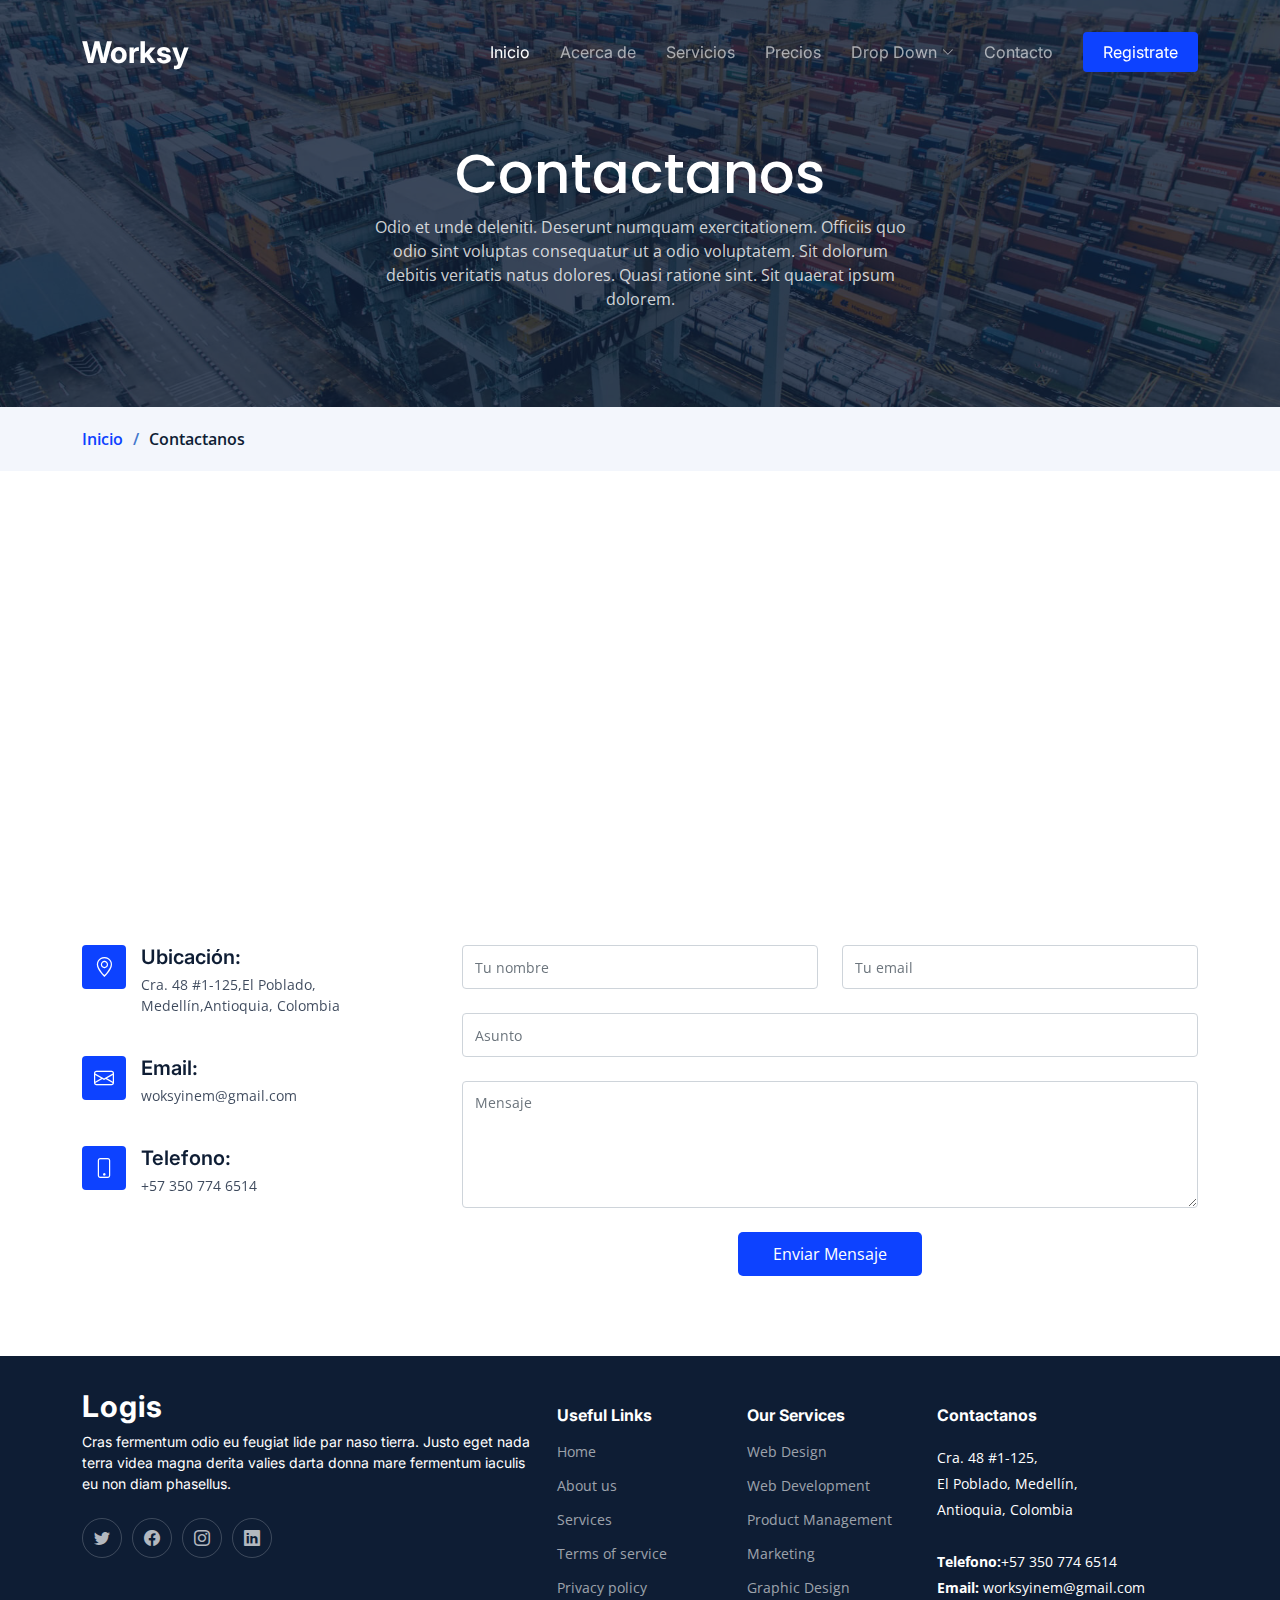
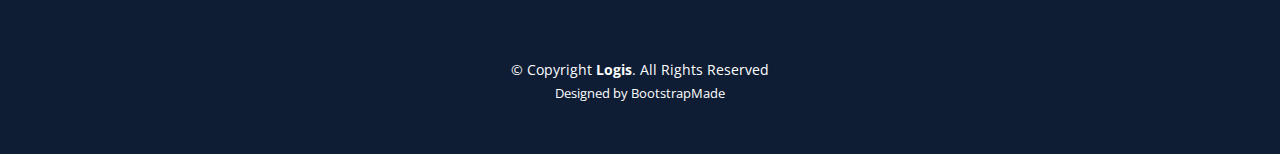
<file: src/main/resources/static/contact.html>
<!DOCTYPE html>
<html lang="en">

<head>
  <meta charset="utf-8">
  <meta content="width=device-width, initial-scale=1.0" name="viewport">

  <title>Worksy</title>
  <meta content="" name="description">
  <meta content="" name="keywords">

  <!-- Favicons -->
  <link href="assets/img/favicon.png" rel="icon">
  <link href="assets/img/apple-touch-icon.png" rel="apple-touch-icon">

  <!-- Google Fonts -->
  <link rel="preconnect" href="https://fonts.googleapis.com">
  <link rel="preconnect" href="https://fonts.gstatic.com" crossorigin>
  <link href="https://fonts.googleapis.com/css2?family=Open+Sans:ital,wght@0,300;0,400;0,500;0,600;0,700;1,300;1,400;1,600;1,700&family=Poppins:ital,wght@0,300;0,400;0,500;0,600;0,700;1,300;1,400;1,500;1,600;1,700&family=Inter:ital,wght@0,300;0,400;0,500;0,600;0,700;1,300;1,400;1,500;1,600;1,700&display=swap" rel="stylesheet">

  <!-- Vendor CSS Files -->
  <link href="assets/vendor/bootstrap/css/bootstrap.min.css" rel="stylesheet">
  <link href="assets/vendor/bootstrap-icons/bootstrap-icons.css" rel="stylesheet">
  <link href="assets/vendor/fontawesome-free/css/all.min.css" rel="stylesheet">
  <link href="assets/vendor/glightbox/css/glightbox.min.css" rel="stylesheet">
  <link href="assets/vendor/swiper/swiper-bundle.min.css" rel="stylesheet">
  <link href="assets/vendor/aos/aos.css" rel="stylesheet">

  <!-- Template Main CSS File -->
  <link href="assets/css/main.css" rel="stylesheet">

  <!-- =======================================================
  * Template Name: Logis
  * Updated: Mar 10 2023 with Bootstrap v5.2.3
  * Template URL: https://bootstrapmade.com/logis-bootstrap-logistics-website-template/
  * Author: BootstrapMade.com
  * License: https://bootstrapmade.com/license/
  ======================================================== -->
</head>

<body>

<!-- ======= Header ======= -->
<header id="header" class="header d-flex align-items-center fixed-top">
  <div class="container-fluid container-xl d-flex align-items-center justify-content-between">

    <a href="index.html" class="logo d-flex align-items-center">
      <!-- Uncomment the line below if you also wish to use an image logo -->
      <!-- <img src="assets/img/logo.png" alt=""> -->
      <h1>Worksy</h1>
    </a>

    <i class="mobile-nav-toggle mobile-nav-show bi bi-list"></i>
    <i class="mobile-nav-toggle mobile-nav-hide d-none bi bi-x"></i>
    <nav id="navbar" class="navbar">
      <ul>
        <li><a href="index.html" class="active">Inicio</a></li>
        <li><a href="about.html">Acerca de</a></li>
        <li><a href="services.html">Servicios</a></li>
        <li><a href="pricing.html">Precios</a></li>
        <li class="dropdown"><a href="#"><span>Drop Down</span> <i class="bi bi-chevron-down dropdown-indicator"></i></a>
          <ul>
            <li><a href="#">Drop Down 1</a></li>
            <li class="dropdown"><a href="#"><span>Deep Drop Down</span> <i class="bi bi-chevron-down dropdown-indicator"></i></a>
              <ul>
                <li><a href="#">Deep Drop Down 1</a></li>
                <li><a href="#">Deep Drop Down 2</a></li>
                <li><a href="#">Deep Drop Down 3</a></li>
                <li><a href="#">Deep Drop Down 4</a></li>
                <li><a href="#">Deep Drop Down 5</a></li>
              </ul>
            </li>
            <li><a href="#">Drop Down 2</a></li>
            <li><a href="#">Drop Down 3</a></li>
            <li><a href="#">Drop Down 4</a></li>
          </ul>
        </li>
        <li><a href="contact.html">Contacto</a></li>
        <li><a class="get-a-quote" href="login.html">Registrate</a></li>
      </ul>
    </nav><!-- .navbar -->

  </div>
</header><!-- End Header -->
<!-- End Header -->

  <main id="main">

    <!-- ======= Breadcrumbs ======= -->
    <div class="breadcrumbs">
      <div class="page-header d-flex align-items-center" style="background-image: url('assets/img/page-header.jpg');">
        <div class="container position-relative">
          <div class="row d-flex justify-content-center">
            <div class="col-lg-6 text-center">
              <h2>Contactanos</h2>
              <p>Odio et unde deleniti. Deserunt numquam exercitationem. Officiis quo odio sint voluptas consequatur ut a odio voluptatem. Sit dolorum debitis veritatis natus dolores. Quasi ratione sint. Sit quaerat ipsum dolorem.</p>
            </div>
          </div>
        </div>
      </div>
      <nav>
        <div class="container">
          <ol>
            <li><a href="index.html">Inicio</a></li>
            <li>Contactanos</li>
          </ol>
        </div>
      </nav>
    </div><!-- End Breadcrumbs -->

    <!-- ======= Contact Section ======= -->
    <section id="contact" class="contact">
      <div class="container" data-aos="fade-up">

        <div>
          <iframe style="border:0; width: 100%; height: 340px;" src="https://www.google.com/maps/embed?pb=!1m18!1m12!1m3!1d8165.358801600993!2d-75.5816088785367!3d6.203767250109182!2m3!1f0!2f0!3f0!3m2!1i1024!2i768!4f13.1!3m3!1m2!1s0x8e46827f7a881345%3A0xdf94c4d13c76ebb!2sInstituci%C3%B3n%20Educativa%20Inem%20Jos%C3%A9%20F%C3%A9lix%20de%20Restrepo!5e0!3m2!1ses-419!2sco!4v1685070653333!5m2!1ses-419!2sco" frameborder="0" allowfullscreen></iframe>
        </div><!-- End Google Maps -->

        <div class="row gy-4 mt-4">

          <div class="col-lg-4">

            <div class="info-item d-flex">
              <i class="bi bi-geo-alt flex-shrink-0"></i>
              <div>
                <h4>Ubicación:</h4>
                <p>Cra. 48 #1-125,El Poblado, Medellín,Antioquia, Colombia</p>
              </div>
            </div><!-- End Info Item -->

            <div class="info-item d-flex">
              <i class="bi bi-envelope flex-shrink-0"></i>
              <div>
                <h4>Email:</h4>
                <p>woksyinem@gmail.com</p>
              </div>
            </div><!-- End Info Item -->

            <div class="info-item d-flex">
              <i class="bi bi-phone flex-shrink-0"></i>
              <div>
                <h4>Telefono:</h4>
                <p>+57 350 774 6514</p>
              </div>
            </div><!-- End Info Item -->

          </div>

          <div class="col-lg-8">
            <form action="forms/contact.php" method="post" role="form" class="php-email-form">
              <div class="row">
                <div class="col-md-6 form-group">
                  <input type="text" name="name" class="form-control" id="name" placeholder="Tu nombre" required>
                </div>
                <div class="col-md-6 form-group mt-3 mt-md-0">
                  <input type="email" class="form-control" name="email" id="email" placeholder="Tu email" required>
                </div>
              </div>
              <div class="form-group mt-3">
                <input type="text" class="form-control" name="subject" id="subject" placeholder="Asunto" required>
              </div>
              <div class="form-group mt-3">
                <textarea class="form-control" name="message" rows="5" placeholder="Mensaje" required></textarea>
              </div>
              <div class="my-3">
                <div class="loading">Cargando</div>
                <div class="error-message"></div>
                <div class="sent-message">Tu mensaje ha sido enviado :)</div>
              </div>
              <div class="text-center"><button type="submit">Enviar Mensaje</button></div>
            </form>
          </div><!-- End Contact Form -->

        </div>

      </div>
    </section><!-- End Contact Section -->

  </main><!-- End #main -->

  <!-- ======= Footer ======= -->
  <footer id="footer" class="footer">

    <div class="container">
      <div class="row gy-4">
        <div class="col-lg-5 col-md-12 footer-info">
          <a href="index.html" class="logo d-flex align-items-center">
            <span>Logis</span>
          </a>
          <p>Cras fermentum odio eu feugiat lide par naso tierra. Justo eget nada terra videa magna derita valies darta donna mare fermentum iaculis eu non diam phasellus.</p>
          <div class="social-links d-flex mt-4">
            <a href="#" class="twitter"><i class="bi bi-twitter"></i></a>
            <a href="#" class="facebook"><i class="bi bi-facebook"></i></a>
            <a href="#" class="instagram"><i class="bi bi-instagram"></i></a>
            <a href="#" class="linkedin"><i class="bi bi-linkedin"></i></a>
          </div>
        </div>

        <div class="col-lg-2 col-6 footer-links">
          <h4>Useful Links</h4>
          <ul>
            <li><a href="#">Home</a></li>
            <li><a href="#">About us</a></li>
            <li><a href="#">Services</a></li>
            <li><a href="#">Terms of service</a></li>
            <li><a href="#">Privacy policy</a></li>
          </ul>
        </div>

        <div class="col-lg-2 col-6 footer-links">
          <h4>Our Services</h4>
          <ul>
            <li><a href="#">Web Design</a></li>
            <li><a href="#">Web Development</a></li>
            <li><a href="#">Product Management</a></li>
            <li><a href="#">Marketing</a></li>
            <li><a href="#">Graphic Design</a></li>
          </ul>
        </div>

        <div class="col-lg-3 col-md-12 footer-contact text-center text-md-start">
          <h4>Contactanos</h4>
          <p>
            Cra. 48 #1-125,<br>
            El Poblado, Medellín,<br>
            Antioquia, Colombia <br><br>
            <strong>Telefono:</strong>+57 350 774 6514<br>
            <strong>Email:</strong> worksyinem@gmail.com<br>
          </p>
        </div>

      </div>
    </div>

    <div class="container mt-4">
      <div class="copyright">
        &copy; Copyright <strong><span>Logis</span></strong>. All Rights Reserved
      </div>
      <div class="credits">
        <!-- All the links in the footer should remain intact. -->
        <!-- You can delete the links only if you purchased the pro version. -->
        <!-- Licensing information: https://bootstrapmade.com/license/ -->
        <!-- Purchase the pro version with working PHP/AJAX contact form: https://bootstrapmade.com/logis-bootstrap-logistics-website-template/ -->
        Designed by <a href="https://bootstrapmade.com/">BootstrapMade</a>
      </div>
    </div>

  </footer><!-- End Footer -->
  <!-- End Footer -->

  <a href="#" class="scroll-top d-flex align-items-center justify-content-center"><i class="bi bi-arrow-up-short"></i></a>

  <div id="preloader"></div>

  <!-- Vendor JS Files -->
  <script src="assets/vendor/bootstrap/js/bootstrap.bundle.min.js"></script>
  <script src="assets/vendor/purecounter/purecounter_vanilla.js"></script>
  <script src="assets/vendor/glightbox/js/glightbox.min.js"></script>
  <script src="assets/vendor/swiper/swiper-bundle.min.js"></script>
  <script src="assets/vendor/aos/aos.js"></script>
  <script src="assets/vendor/php-email-form/validate.js"></script>

  <!-- Template Main JS File -->
  <script src="assets/js/main.js"></script>

</body>

</html>
</file>
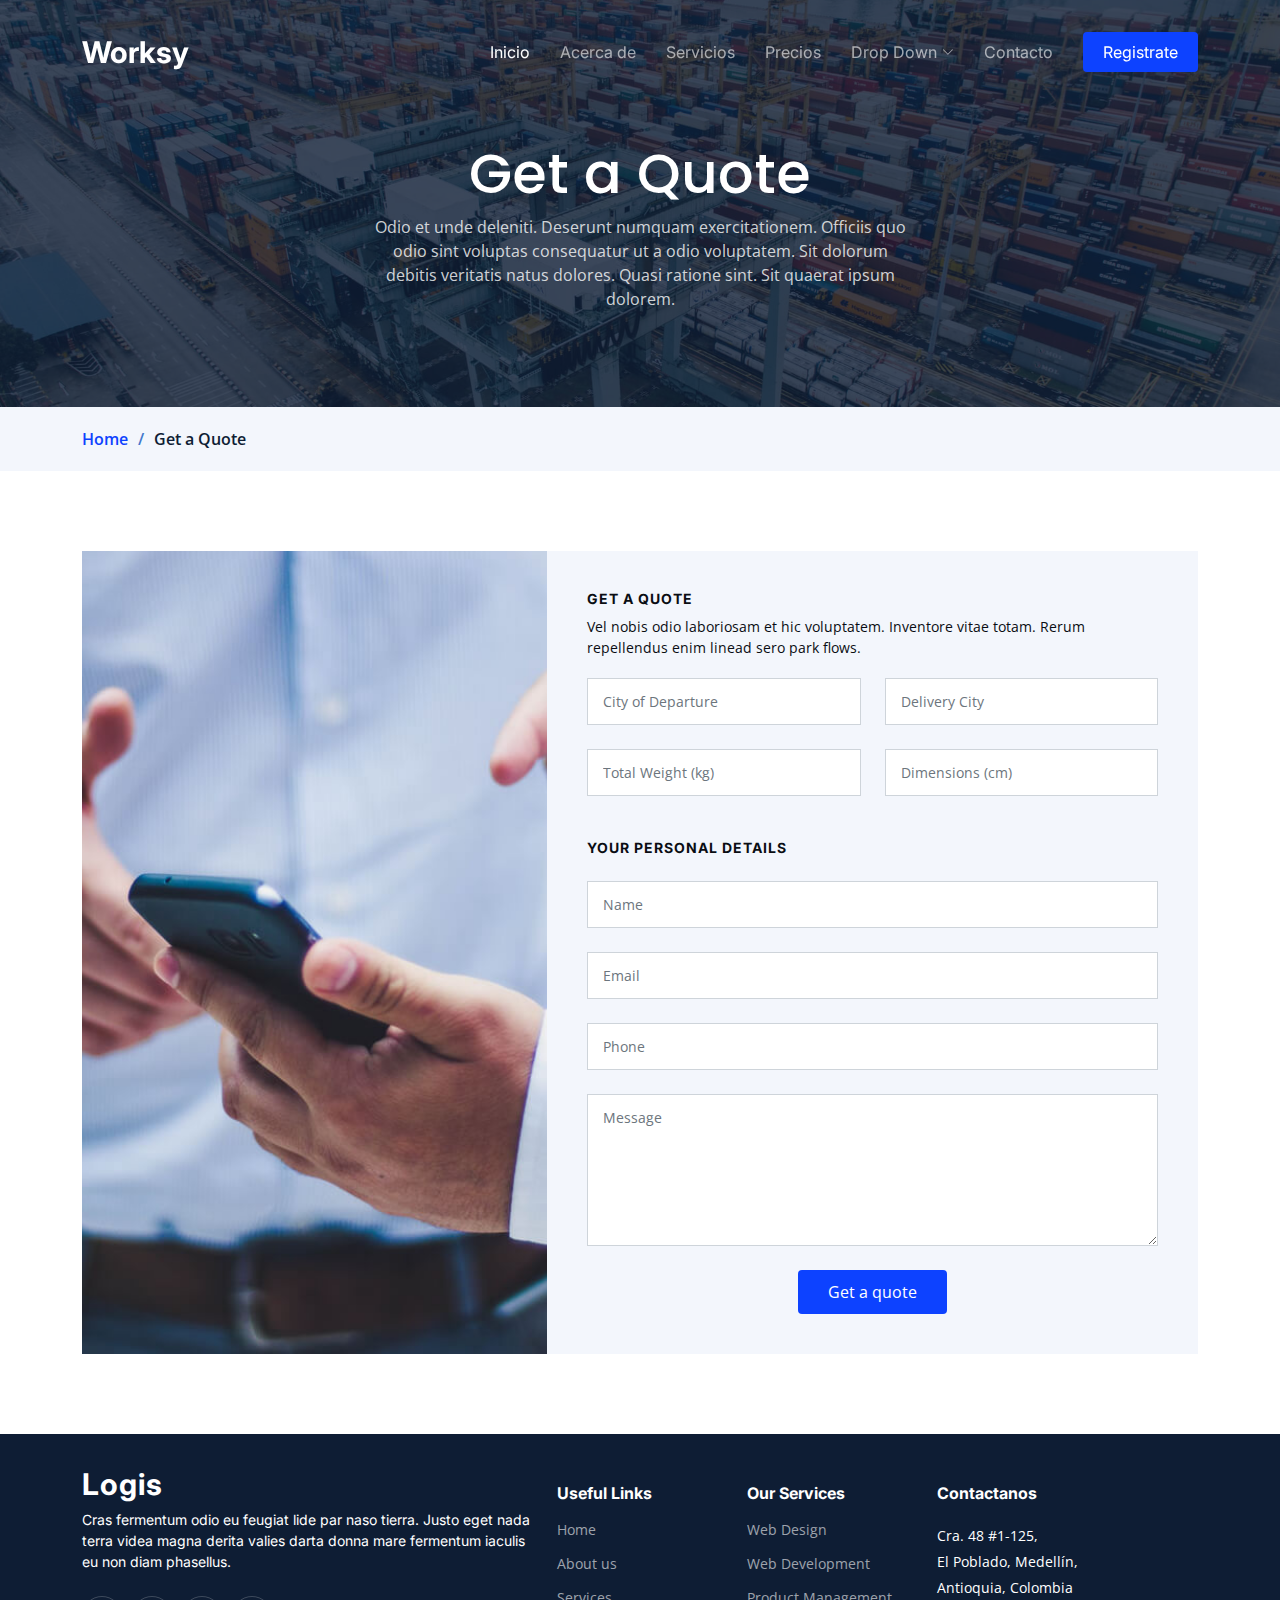
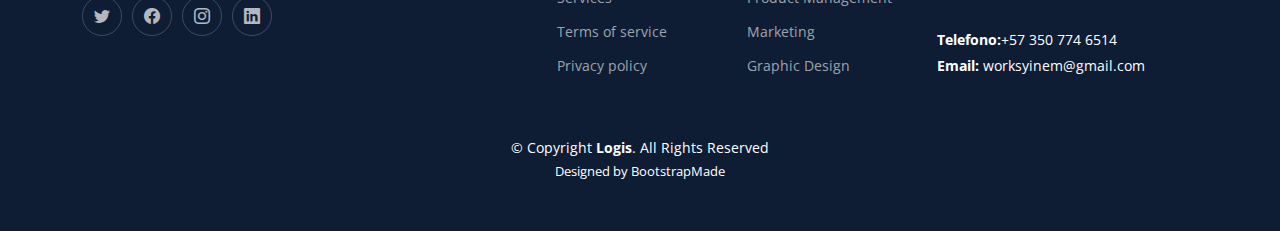
<file: src/main/resources/static/get-a-quote.html>
<!DOCTYPE html>
<html lang="en">

<head>
  <meta charset="utf-8">
  <meta content="width=device-width, initial-scale=1.0" name="viewport">

  <title>Logis Bootstrap Template - Get a Quote</title>
  <meta content="" name="description">
  <meta content="" name="keywords">

  <!-- Favicons -->
  <link href="assets/img/favicon.png" rel="icon">
  <link href="assets/img/apple-touch-icon.png" rel="apple-touch-icon">

  <!-- Google Fonts -->
  <link rel="preconnect" href="https://fonts.googleapis.com">
  <link rel="preconnect" href="https://fonts.gstatic.com" crossorigin>
  <link href="https://fonts.googleapis.com/css2?family=Open+Sans:ital,wght@0,300;0,400;0,500;0,600;0,700;1,300;1,400;1,600;1,700&family=Poppins:ital,wght@0,300;0,400;0,500;0,600;0,700;1,300;1,400;1,500;1,600;1,700&family=Inter:ital,wght@0,300;0,400;0,500;0,600;0,700;1,300;1,400;1,500;1,600;1,700&display=swap" rel="stylesheet">

  <!-- Vendor CSS Files -->
  <link href="assets/vendor/bootstrap/css/bootstrap.min.css" rel="stylesheet">
  <link href="assets/vendor/bootstrap-icons/bootstrap-icons.css" rel="stylesheet">
  <link href="assets/vendor/fontawesome-free/css/all.min.css" rel="stylesheet">
  <link href="assets/vendor/glightbox/css/glightbox.min.css" rel="stylesheet">
  <link href="assets/vendor/swiper/swiper-bundle.min.css" rel="stylesheet">
  <link href="assets/vendor/aos/aos.css" rel="stylesheet">

  <!-- Template Main CSS File -->
  <link href="assets/css/main.css" rel="stylesheet">

  <!-- =======================================================
  * Template Name: Logis
  * Updated: Mar 10 2023 with Bootstrap v5.2.3
  * Template URL: https://bootstrapmade.com/logis-bootstrap-logistics-website-template/
  * Author: BootstrapMade.com
  * License: https://bootstrapmade.com/license/
  ======================================================== -->
</head>

<body>

<!-- ======= Header ======= -->
<header id="header" class="header d-flex align-items-center fixed-top">
  <div class="container-fluid container-xl d-flex align-items-center justify-content-between">

    <a href="index.html" class="logo d-flex align-items-center">
      <!-- Uncomment the line below if you also wish to use an image logo -->
      <!-- <img src="assets/img/logo.png" alt=""> -->
      <h1>Worksy</h1>
    </a>

    <i class="mobile-nav-toggle mobile-nav-show bi bi-list"></i>
    <i class="mobile-nav-toggle mobile-nav-hide d-none bi bi-x"></i>
    <nav id="navbar" class="navbar">
      <ul>
        <li><a href="index.html" class="active">Inicio</a></li>
        <li><a href="about.html">Acerca de</a></li>
        <li><a href="services.html">Servicios</a></li>
        <li><a href="pricing.html">Precios</a></li>
        <li class="dropdown"><a href="#"><span>Drop Down</span> <i class="bi bi-chevron-down dropdown-indicator"></i></a>
          <ul>
            <li><a href="#">Drop Down 1</a></li>
            <li class="dropdown"><a href="#"><span>Deep Drop Down</span> <i class="bi bi-chevron-down dropdown-indicator"></i></a>
              <ul>
                <li><a href="#">Deep Drop Down 1</a></li>
                <li><a href="#">Deep Drop Down 2</a></li>
                <li><a href="#">Deep Drop Down 3</a></li>
                <li><a href="#">Deep Drop Down 4</a></li>
                <li><a href="#">Deep Drop Down 5</a></li>
              </ul>
            </li>
            <li><a href="#">Drop Down 2</a></li>
            <li><a href="#">Drop Down 3</a></li>
            <li><a href="#">Drop Down 4</a></li>
          </ul>
        </li>
        <li><a href="contact.html">Contacto</a></li>
        <li><a class="get-a-quote" href="get-a-quote.html">Registrate</a></li>
      </ul>
    </nav><!-- .navbar -->

  </div>
</header><!-- End Header -->
<!-- End Header -->

  <main id="main">

    <!-- ======= Breadcrumbs ======= -->
    <div class="breadcrumbs">
      <div class="page-header d-flex align-items-center" style="background-image: url('assets/img/page-header.jpg');">
        <div class="container position-relative">
          <div class="row d-flex justify-content-center">
            <div class="col-lg-6 text-center">
              <h2>Get a Quote</h2>
              <p>Odio et unde deleniti. Deserunt numquam exercitationem. Officiis quo odio sint voluptas consequatur ut a odio voluptatem. Sit dolorum debitis veritatis natus dolores. Quasi ratione sint. Sit quaerat ipsum dolorem.</p>
            </div>
          </div>
        </div>
      </div>
      <nav>
        <div class="container">
          <ol>
            <li><a href="index.html">Home</a></li>
            <li>Get a Quote</li>
          </ol>
        </div>
      </nav>
    </div><!-- End Breadcrumbs -->

    <!-- ======= Get a Quote Section ======= -->
    <section id="get-a-quote" class="get-a-quote">
      <div class="container" data-aos="fade-up">

        <div class="row g-0">

          <div class="col-lg-5 quote-bg" style="background-image: url(assets/img/quote-bg.jpg);"></div>

          <div class="col-lg-7">
            <form action="forms/quote.php" method="post" class="php-email-form">
              <h3>Get a quote</h3>
              <p>Vel nobis odio laboriosam et hic voluptatem. Inventore vitae totam. Rerum repellendus enim linead sero park flows.</p>
              <div class="row gy-4">

                <div class="col-md-6">
                  <input type="text" name="departure" class="form-control" placeholder="City of Departure" required>
                </div>

                <div class="col-md-6">
                  <input type="text" name="delivery" class="form-control" placeholder="Delivery City" required>
                </div>

                <div class="col-md-6">
                  <input type="text" name="weight" class="form-control" placeholder="Total Weight (kg)" required>
                </div>

                <div class="col-md-6">
                  <input type="text" name="dimensions" class="form-control" placeholder="Dimensions (cm)" required>
                </div>

                <div class="col-lg-12">
                  <h4>Your Personal Details</h4>
                </div>

                <div class="col-md-12">
                  <input type="text" name="name" class="form-control" placeholder="Name" required>
                </div>

                <div class="col-md-12 ">
                  <input type="email" class="form-control" name="email" placeholder="Email" required>
                </div>

                <div class="col-md-12">
                  <input type="text" class="form-control" name="phone" placeholder="Phone" required>
                </div>

                <div class="col-md-12">
                  <textarea class="form-control" name="message" rows="6" placeholder="Message" required></textarea>
                </div>

                <div class="col-md-12 text-center">
                  <div class="loading">Loading</div>
                  <div class="error-message"></div>
                  <div class="sent-message">Your quote request has been sent successfully. Thank you!</div>

                  <button type="submit">Get a quote</button>
                </div>

              </div>
            </form>
          </div><!-- End Quote Form -->

        </div>

      </div>
    </section><!-- End Get a Quote Section -->

  </main><!-- End #main -->

  <!-- ======= Footer ======= -->
  <footer id="footer" class="footer">

    <div class="container">
      <div class="row gy-4">
        <div class="col-lg-5 col-md-12 footer-info">
          <a href="index.html" class="logo d-flex align-items-center">
            <span>Logis</span>
          </a>
          <p>Cras fermentum odio eu feugiat lide par naso tierra. Justo eget nada terra videa magna derita valies darta donna mare fermentum iaculis eu non diam phasellus.</p>
          <div class="social-links d-flex mt-4">
            <a href="#" class="twitter"><i class="bi bi-twitter"></i></a>
            <a href="#" class="facebook"><i class="bi bi-facebook"></i></a>
            <a href="#" class="instagram"><i class="bi bi-instagram"></i></a>
            <a href="#" class="linkedin"><i class="bi bi-linkedin"></i></a>
          </div>
        </div>

        <div class="col-lg-2 col-6 footer-links">
          <h4>Useful Links</h4>
          <ul>
            <li><a href="#">Home</a></li>
            <li><a href="#">About us</a></li>
            <li><a href="#">Services</a></li>
            <li><a href="#">Terms of service</a></li>
            <li><a href="#">Privacy policy</a></li>
          </ul>
        </div>

        <div class="col-lg-2 col-6 footer-links">
          <h4>Our Services</h4>
          <ul>
            <li><a href="#">Web Design</a></li>
            <li><a href="#">Web Development</a></li>
            <li><a href="#">Product Management</a></li>
            <li><a href="#">Marketing</a></li>
            <li><a href="#">Graphic Design</a></li>
          </ul>
        </div>

        <div class="col-lg-3 col-md-12 footer-contact text-center text-md-start">
          <h4>Contactanos</h4>
          <p>
            Cra. 48 #1-125,<br>
            El Poblado, Medellín,<br>
            Antioquia, Colombia <br><br>
            <strong>Telefono:</strong>+57 350 774 6514<br>
            <strong>Email:</strong> worksyinem@gmail.com<br>
          </p>
        </div>

      </div>
    </div>

    <div class="container mt-4">
      <div class="copyright">
        &copy; Copyright <strong><span>Logis</span></strong>. All Rights Reserved
      </div>
      <div class="credits">
        <!-- All the links in the footer should remain intact. -->
        <!-- You can delete the links only if you purchased the pro version. -->
        <!-- Licensing information: https://bootstrapmade.com/license/ -->
        <!-- Purchase the pro version with working PHP/AJAX contact form: https://bootstrapmade.com/logis-bootstrap-logistics-website-template/ -->
        Designed by <a href="https://bootstrapmade.com/">BootstrapMade</a>
      </div>
    </div>

  </footer><!-- End Footer -->
  <!-- End Footer -->

  <a href="#" class="scroll-top d-flex align-items-center justify-content-center"><i class="bi bi-arrow-up-short"></i></a>

  <div id="preloader"></div>

  <!-- Vendor JS Files -->
  <script src="assets/vendor/bootstrap/js/bootstrap.bundle.min.js"></script>
  <script src="assets/vendor/purecounter/purecounter_vanilla.js"></script>
  <script src="assets/vendor/glightbox/js/glightbox.min.js"></script>
  <script src="assets/vendor/swiper/swiper-bundle.min.js"></script>
  <script src="assets/vendor/aos/aos.js"></script>
  <script src="assets/vendor/php-email-form/validate.js"></script>

  <!-- Template Main JS File -->
  <script src="assets/js/main.js"></script>

</body>

</html>
</file>
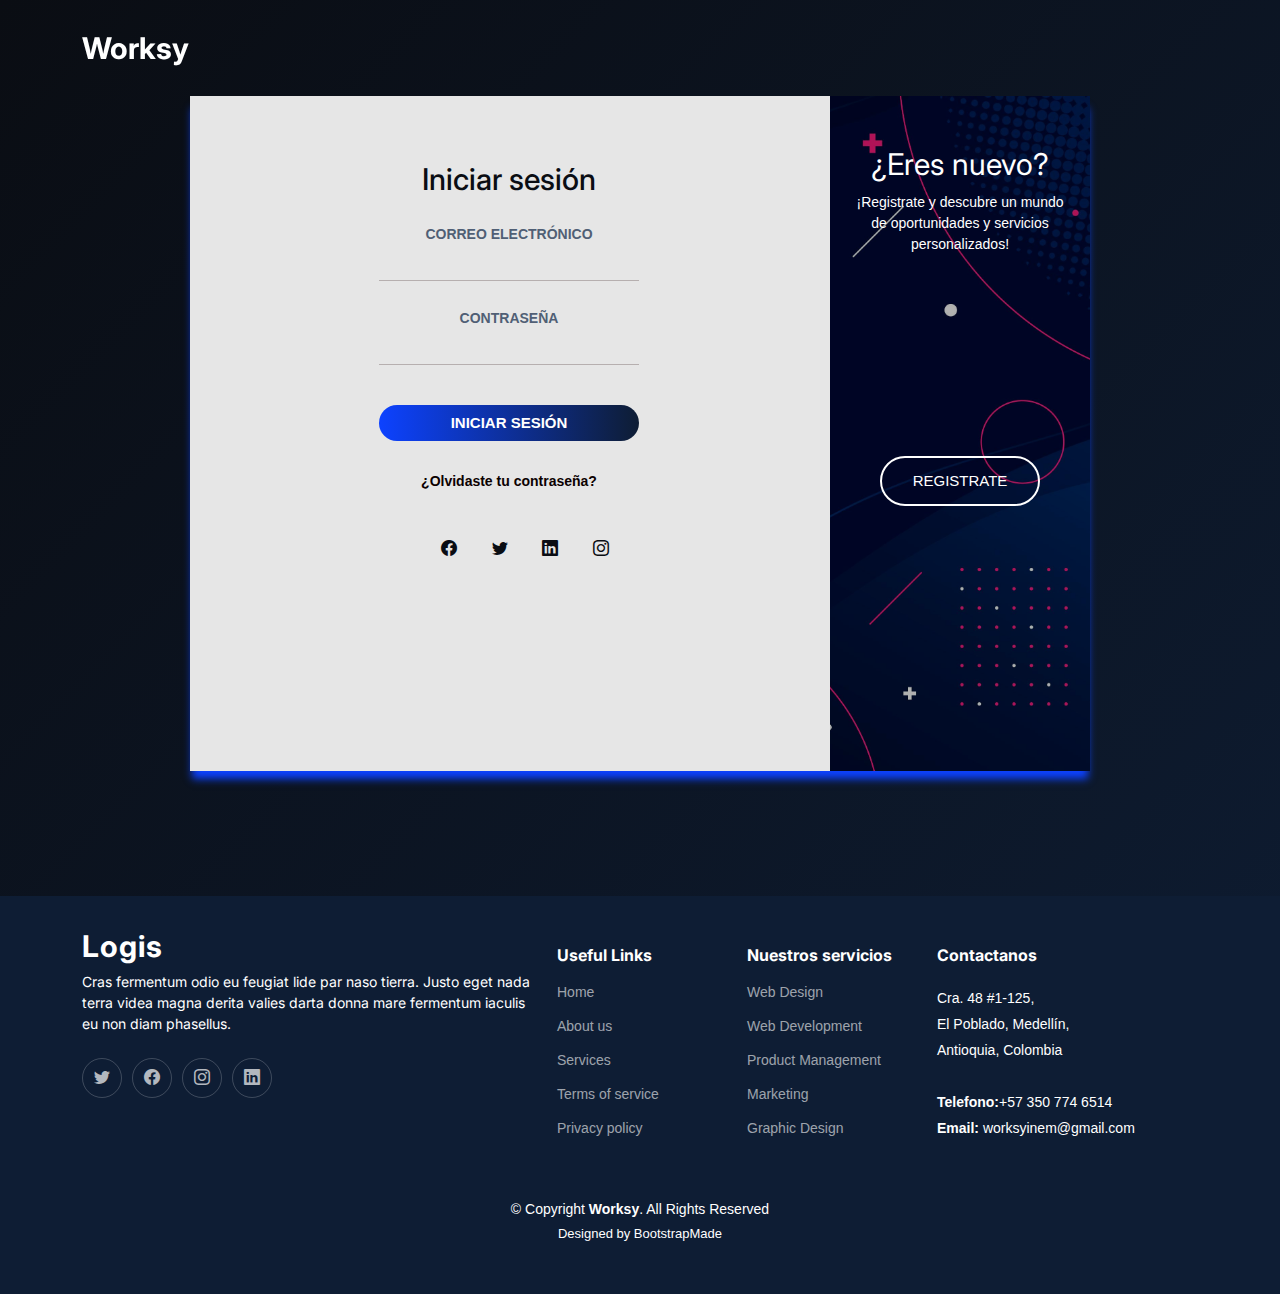
<file: src/main/resources/static/login.html>
<!DOCTYPE html>
<html lang="en">

<head>
    <meta charset="utf-8">
    <meta content="width=device-width, initial-scale=1.0" name="viewport">

    <title>Worksy</title>
    <meta content="" name="description">
    <meta content="" name="keywords">

    <!-- Favicons -->
    <link href="assets/img/favicon.png" rel="icon">
    <link href="assets/img/apple-touch-icon.png" rel="apple-touch-icon">

    <!-- Google Fonts -->
    <link rel="preconnect" href="https://fonts.googleapis.com">
    <link rel="preconnect" href="https://fonts.gstatic.com" crossorigin>
    <link href="https://fonts.googleapis.com/css2?family=Open+Sans:ital,wght@0,300;0,400;0,500;0,600;0,700;1,300;1,400;1,600;1,700&family=Poppins:ital,wght@0,300;0,400;0,500;0,600;0,700;1,300;1,400;1,500;1,600;1,700&family=Inter:ital,wght@0,300;0,400;0,500;0,600;0,700;1,300;1,400;1,500;1,600;1,700&display=swap" rel="stylesheet">

    <!-- Vendor CSS Files -->
    <link href="assets/vendor/bootstrap/css/bootstrap.min.css" rel="stylesheet">
    <link href="assets/vendor/bootstrap-icons/bootstrap-icons.css" rel="stylesheet">
    <link href="assets/vendor/fontawesome-free/css/all.min.css" rel="stylesheet">
    <link href="assets/vendor/glightbox/css/glightbox.min.css" rel="stylesheet">
    <link href="assets/vendor/swiper/swiper-bundle.min.css" rel="stylesheet">
    <link href="assets/vendor/aos/aos.css" rel="stylesheet">

    <!-- Template Main CSS File -->
    <link href="assets/css/main.css" rel="stylesheet">
    <link href="assets/css/login.css" rel="stylesheet">

    <!-- =======================================================
    * Template Name: Logis
    * Updated: Mar 10 2023 with Bootstrap v5.2.3
    * Template URL: https://bootstrapmade.com/logis-bootstrap-logistics-website-template/
    * Author: BootstrapMade.com
    * License: https://bootstrapmade.com/license/
    ======================================================== -->
</head>

<body>

<!-- ======= Header ======= -->
<header id="header" class="header d-flex align-items-center sticky-top">
    <div class="container-fluid container-xl d-flex align-items-center justify-content-between">
        <a href="index.html" class="logo d-flex align-items-center">
            <!-- Uncomment the line below if you also wish to use an image logo -->
            <!-- <img src="assets/img/logo.png" alt=""> -->
            <h1>Worksy</h1>
        </a>
    </div>
</header><!-- End Header -->
<!-- End Header -->

<!-- ======= Hero Section ======= -->


<main id="main">
    <center>
    <div class="cont">
        <div class="form sign-in">
            <h2>Iniciar sesión</h2>
            <label>
                <span>Correo electrónico</span>
                <input type="email" name="email">
            </label>
            <label>
                <span>Contraseña</span>
                <input type="password" name="password">
            </label>
            <button class="submit" type="button">Iniciar sesión</button>
            <p class="forgot-pass">¿Olvidaste tu contraseña?</p>

            <div class="social-media">
                <ul>
                    <li><i class="bi bi-facebook"></i></li>
                    <li><i class="bi bi-twitter"></i></li>
                    <li><i class="bi bi-linkedin"></i></li>
                    <li><i class="bi bi-instagram"></i></li>
                </ul>
            </div>
        </div>

        <div class="sub-cont">
            <div class="img">
                <div class="img-text m-up">
                    <h2>¿Eres nuevo?</h2>
                    <p>¡Registrate y descubre un mundo de oportunidades y servicios personalizados!</p>
                </div>
                <div class="img-text m-in">
                    <h2>¿Ya haces parte de Worksy?</h2>
                    <p>Si ya tienes una cuenta, inicia sesión ahora</p>
                </div>
                <div class="img-btn">
                    <span class="m-up">Registrate</span>
                    <span class="m-in">Inicia sesión</span>
                </div>
            </div>
            <div class="form sign-up">
                <h2>Registrate</h2>
                <label>
                    <span>Tipo de usuario</span>
                    <div class="select-container">
                        <select class="select-box">
                            <option value="0">Selecciona una opción</option>
                            <option value="client">Cliente</option>
                            <option value="worker">Trabajador</option>
                        </select>
                        <div class="icon-container">
                            <i class="bi bi-caret-down-fill"></i>
                        </div>
                    </div>
                </label>
                <label>
                    <span>Nombre</span>
                    <input type="text">
                </label>
                <label>
                    <span>Correo electrónico</span>
                    <input type="email">
                </label>
                <label>
                    <span>Contraseña</span>
                    <input type="password">
                </label>
                <label>
                    <span>Confirmar contraseña</span>
                    <input type="password">
                </label>
                <button type="button" class="submit">Regístrate ahora</button>
            </div>
        </div>
    </div>
    </center>














</main><!-- End #main -->

<!-- ======= Footer ======= -->
<footer id="footer" class="footer">

    <div class="container">
        <div class="row gy-4">
            <div class="col-lg-5 col-md-12 footer-info">
                <a href="index.html" class="logo d-flex align-items-center">
                    <span>Logis</span>
                </a>
                <p>Cras fermentum odio eu feugiat lide par naso tierra. Justo eget nada terra videa magna derita valies darta donna mare fermentum iaculis eu non diam phasellus.</p>
                <div class="social-links d-flex mt-4">
                    <a href="#" class="twitter"><i class="bi bi-twitter"></i></a>
                    <a href="#" class="facebook"><i class="bi bi-facebook"></i></a>
                    <a href="#" class="instagram"><i class="bi bi-instagram"></i></a>
                    <a href="#" class="linkedin"><i class="bi bi-linkedin"></i></a>
                </div>
            </div>

            <div class="col-lg-2 col-6 footer-links">
                <h4>Useful Links</h4>
                <ul>
                    <li><a href="#">Home</a></li>
                    <li><a href="#">About us</a></li>
                    <li><a href="#">Services</a></li>
                    <li><a href="#">Terms of service</a></li>
                    <li><a href="#">Privacy policy</a></li>
                </ul>
            </div>

            <div class="col-lg-2 col-6 footer-links">
                <h4>Nuestros servicios</h4>
                <ul>
                    <li><a href="#">Web Design</a></li>
                    <li><a href="#">Web Development</a></li>
                    <li><a href="#">Product Management</a></li>
                    <li><a href="#">Marketing</a></li>
                    <li><a href="#">Graphic Design</a></li>
                </ul>
            </div>

            <div class="col-lg-3 col-md-12 footer-contact text-center text-md-start">
                <h4>Contactanos</h4>
                <p>
                    Cra. 48 #1-125,<br>
                    El Poblado, Medellín,<br>
                    Antioquia, Colombia <br><br>
                    <strong>Telefono:</strong>+57 350 774 6514<br>
                    <strong>Email:</strong> worksyinem@gmail.com<br>
                </p>
            </div>

        </div>
    </div>

    <div class="container mt-4">
        <div class="copyright">
            &copy; Copyright <strong><span>Worksy</span></strong>. All Rights Reserved
        </div>
        <div class="credits">
            <!-- All the links in the footer should remain intact. -->
            <!-- You can delete the links only if you purchased the pro version. -->
            <!-- Licensing information: https://bootstrapmade.com/license/ -->
            <!-- Purchase the pro version with working PHP/AJAX contact form: https://bootstrapmade.com/logis-bootstrap-logistics-website-template/ -->
            Designed by <a href="https://bootstrapmade.com/">BootstrapMade</a>
        </div>
    </div>

</footer><!-- End Footer -->
<!-- End Footer -->

<a href="#" class="scroll-top d-flex align-items-center justify-content-center"><i class="bi bi-arrow-up-short"></i></a>

<div id="preloader"></div>

<!-- Vendor JS Files -->
<script src="assets/vendor/bootstrap/js/bootstrap.bundle.min.js"></script>
<script src="assets/vendor/purecounter/purecounter_vanilla.js"></script>
<script src="assets/vendor/glightbox/js/glightbox.min.js"></script>
<script src="assets/vendor/swiper/swiper-bundle.min.js"></script>
<script src="assets/vendor/aos/aos.js"></script>
<script src="assets/vendor/php-email-form/validate.js"></script>

<!-- Template Main JS File -->
<script src="assets/js/main.js"></script>
<script src="assets/js/script.js"></script>

</body>

</html>
</file>
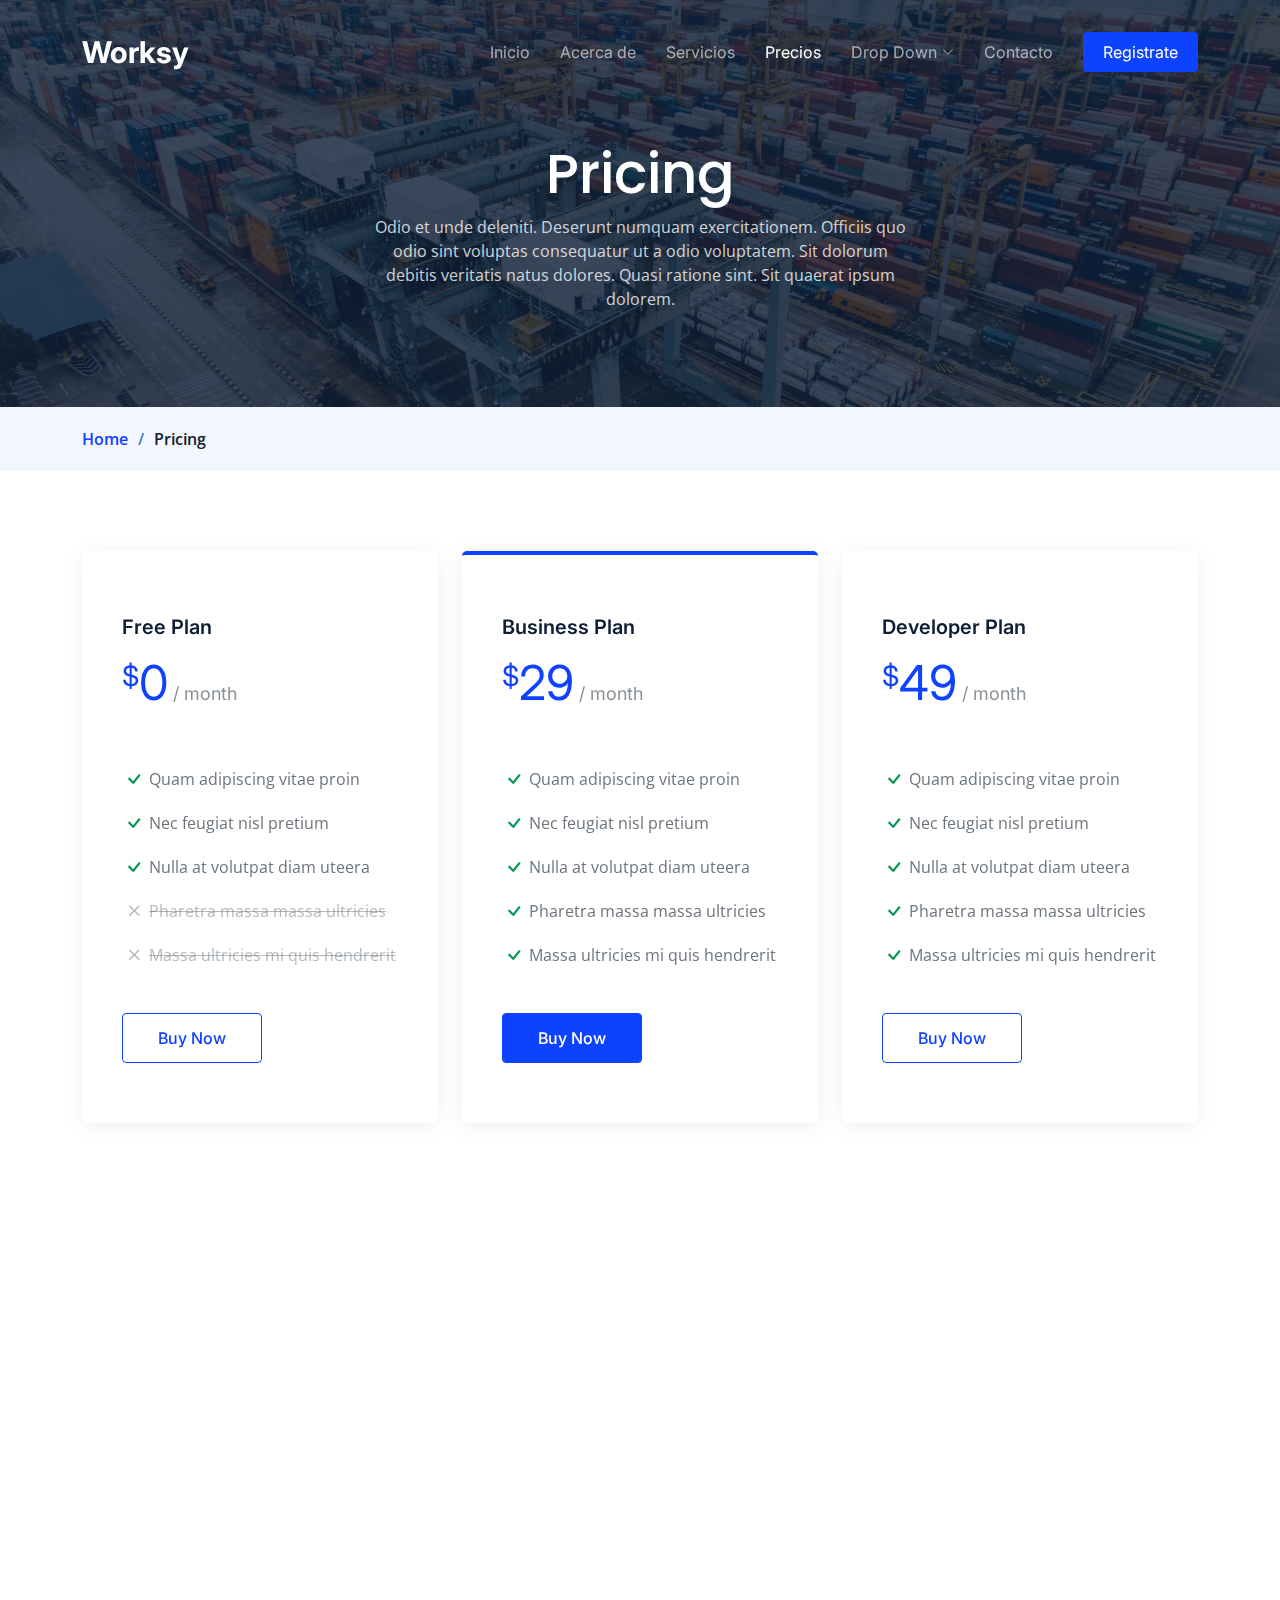
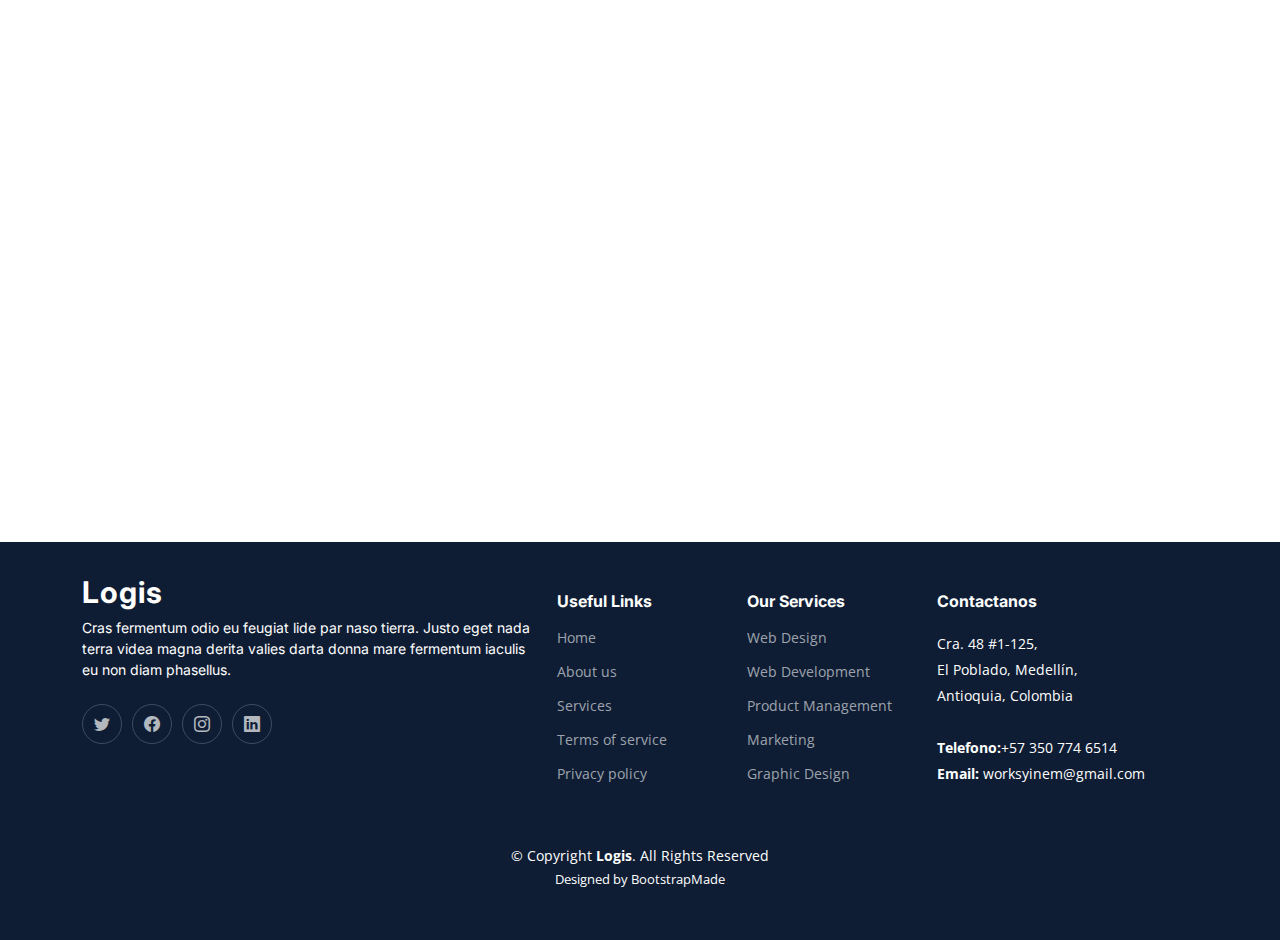
<file: src/main/resources/static/pricing.html>
<!DOCTYPE html>
<html lang="en">

<head>
  <meta charset="utf-8">
  <meta content="width=device-width, initial-scale=1.0" name="viewport">

  <title>Logis Bootstrap Template - Pricing</title>
  <meta content="" name="description">
  <meta content="" name="keywords">

  <!-- Favicons -->
  <link href="assets/img/favicon.png" rel="icon">
  <link href="assets/img/apple-touch-icon.png" rel="apple-touch-icon">

  <!-- Google Fonts -->
  <link rel="preconnect" href="https://fonts.googleapis.com">
  <link rel="preconnect" href="https://fonts.gstatic.com" crossorigin>
  <link href="https://fonts.googleapis.com/css2?family=Open+Sans:ital,wght@0,300;0,400;0,500;0,600;0,700;1,300;1,400;1,600;1,700&family=Poppins:ital,wght@0,300;0,400;0,500;0,600;0,700;1,300;1,400;1,500;1,600;1,700&family=Inter:ital,wght@0,300;0,400;0,500;0,600;0,700;1,300;1,400;1,500;1,600;1,700&display=swap" rel="stylesheet">

  <!-- Vendor CSS Files -->
  <link href="assets/vendor/bootstrap/css/bootstrap.min.css" rel="stylesheet">
  <link href="assets/vendor/bootstrap-icons/bootstrap-icons.css" rel="stylesheet">
  <link href="assets/vendor/fontawesome-free/css/all.min.css" rel="stylesheet">
  <link href="assets/vendor/glightbox/css/glightbox.min.css" rel="stylesheet">
  <link href="assets/vendor/swiper/swiper-bundle.min.css" rel="stylesheet">
  <link href="assets/vendor/aos/aos.css" rel="stylesheet">

  <!-- Template Main CSS File -->
  <link href="assets/css/main.css" rel="stylesheet">

  <!-- =======================================================
  * Template Name: Logis
  * Updated: Mar 10 2023 with Bootstrap v5.2.3
  * Template URL: https://bootstrapmade.com/logis-bootstrap-logistics-website-template/
  * Author: BootstrapMade.com
  * License: https://bootstrapmade.com/license/
  ======================================================== -->
</head>

<body>

<!-- ======= Header ======= -->
<header id="header" class="header d-flex align-items-center fixed-top">
  <div class="container-fluid container-xl d-flex align-items-center justify-content-between">

    <a href="index.html" class="logo d-flex align-items-center">
      <!-- Uncomment the line below if you also wish to use an image logo -->
      <!-- <img src="assets/img/logo.png" alt=""> -->
      <h1>Worksy</h1>
    </a>

    <i class="mobile-nav-toggle mobile-nav-show bi bi-list"></i>
    <i class="mobile-nav-toggle mobile-nav-hide d-none bi bi-x"></i>
    <nav id="navbar" class="navbar">
      <ul>
        <li><a href="index.html">Inicio</a></li>
        <li><a href="about.html">Acerca de</a></li>
        <li><a href="services.html">Servicios</a></li>
        <li><a href="pricing.html" class="active">Precios</a></li>
        <li class="dropdown"><a href="#"><span>Drop Down</span> <i class="bi bi-chevron-down dropdown-indicator"></i></a>
          <ul>
            <li><a href="#">Drop Down 1</a></li>
            <li class="dropdown"><a href="#"><span>Deep Drop Down</span> <i class="bi bi-chevron-down dropdown-indicator"></i></a>
              <ul>
                <li><a href="#">Deep Drop Down 1</a></li>
                <li><a href="#">Deep Drop Down 2</a></li>
                <li><a href="#">Deep Drop Down 3</a></li>
                <li><a href="#">Deep Drop Down 4</a></li>
                <li><a href="#">Deep Drop Down 5</a></li>
              </ul>
            </li>
            <li><a href="#">Drop Down 2</a></li>
            <li><a href="#">Drop Down 3</a></li>
            <li><a href="#">Drop Down 4</a></li>
          </ul>
        </li>
        <li><a href="contact.html">Contacto</a></li>
        <li><a class="get-a-quote" href="login.html">Registrate</a></li>
      </ul>
    </nav><!-- .navbar -->

  </div>
</header><!-- End Header -->
<!-- End Header -->

  <main id="main">

    <!-- ======= Breadcrumbs ======= -->
    <div class="breadcrumbs">
      <div class="page-header d-flex align-items-center" style="background-image: url('assets/img/page-header.jpg');">
        <div class="container position-relative">
          <div class="row d-flex justify-content-center">
            <div class="col-lg-6 text-center">
              <h2>Pricing</h2>
              <p>Odio et unde deleniti. Deserunt numquam exercitationem. Officiis quo odio sint voluptas consequatur ut a odio voluptatem. Sit dolorum debitis veritatis natus dolores. Quasi ratione sint. Sit quaerat ipsum dolorem.</p>
            </div>
          </div>
        </div>
      </div>
      <nav>
        <div class="container">
          <ol>
            <li><a href="index.html">Home</a></li>
            <li>Pricing</li>
          </ol>
        </div>
      </nav>
    </div><!-- End Breadcrumbs -->

    <!-- ======= Pricing Section ======= -->
    <section id="pricing" class="pricing">
      <div class="container" data-aos="fade-up">

        <div class="row gy-4">

          <div class="col-lg-4" data-aos="fade-up" data-aos-delay="100">
            <div class="pricing-item">
              <h3>Free Plan</h3>
              <h4><sup>$</sup>0<span> / month</span></h4>
              <ul>
                <li><i class="bi bi-check"></i> Quam adipiscing vitae proin</li>
                <li><i class="bi bi-check"></i> Nec feugiat nisl pretium</li>
                <li><i class="bi bi-check"></i> Nulla at volutpat diam uteera</li>
                <li class="na"><i class="bi bi-x"></i> <span>Pharetra massa massa ultricies</span></li>
                <li class="na"><i class="bi bi-x"></i> <span>Massa ultricies mi quis hendrerit</span></li>
              </ul>
              <a href="#" class="buy-btn">Buy Now</a>
            </div>
          </div><!-- End Pricing Item -->

          <div class="col-lg-4" data-aos="fade-up" data-aos-delay="200">
            <div class="pricing-item featured">
              <h3>Business Plan</h3>
              <h4><sup>$</sup>29<span> / month</span></h4>
              <ul>
                <li><i class="bi bi-check"></i> Quam adipiscing vitae proin</li>
                <li><i class="bi bi-check"></i> Nec feugiat nisl pretium</li>
                <li><i class="bi bi-check"></i> Nulla at volutpat diam uteera</li>
                <li><i class="bi bi-check"></i> Pharetra massa massa ultricies</li>
                <li><i class="bi bi-check"></i> Massa ultricies mi quis hendrerit</li>
              </ul>
              <a href="#" class="buy-btn">Buy Now</a>
            </div>
          </div><!-- End Pricing Item -->

          <div class="col-lg-4" data-aos="fade-up" data-aos-delay="300">
            <div class="pricing-item">
              <h3>Developer Plan</h3>
              <h4><sup>$</sup>49<span> / month</span></h4>
              <ul>
                <li><i class="bi bi-check"></i> Quam adipiscing vitae proin</li>
                <li><i class="bi bi-check"></i> Nec feugiat nisl pretium</li>
                <li><i class="bi bi-check"></i> Nulla at volutpat diam uteera</li>
                <li><i class="bi bi-check"></i> Pharetra massa massa ultricies</li>
                <li><i class="bi bi-check"></i> Massa ultricies mi quis hendrerit</li>
              </ul>
              <a href="#" class="buy-btn">Buy Now</a>
            </div>
          </div><!-- End Pricing Item -->

        </div>

      </div>
    </section><!-- End Pricing Section -->

    <!-- ======= Horizontal Pricing Section ======= -->
    <section id="horizontal-pricing" class="horizontal-pricing pt-0">
      <div class="container" data-aos="fade-up">

        <div class="section-header">
          <span>Horizontal Pricing</span>
          <h2>Horizontal Pricing</h2>

        </div>

        <div class="row gy-4 pricing-item" data-aos="fade-up" data-aos-delay="100">
          <div class="col-lg-3 d-flex align-items-center justify-content-center">
            <h3>Free Plan</h3>
          </div>
          <div class="col-lg-3 d-flex align-items-center justify-content-center">
            <h4><sup>$</sup>0<span> / month</span></h4>
          </div>
          <div class="col-lg-3 d-flex align-items-center justify-content-center">
            <ul>
              <li><i class="bi bi-check"></i> Quam adipiscing vitae proin</li>
              <li><i class="bi bi-check"></i> Nulla at volutpat diam uteera</li>
              <li class="na"><i class="bi bi-x"></i> <span>Pharetra massa massa ultricies</span></li>
            </ul>
          </div>
          <div class="col-lg-3 d-flex align-items-center justify-content-center">
            <div class="text-center"><a href="#" class="buy-btn">Buy Now</a></div>
          </div>
        </div><!-- End Pricing Item -->

        <div class="row gy-4 pricing-item featured mt-4" data-aos="fade-up" data-aos-delay="200">
          <div class="col-lg-3 d-flex align-items-center justify-content-center">
            <h3>Business Plan</h3>
          </div>
          <div class="col-lg-3 d-flex align-items-center justify-content-center">
            <h4><sup>$</sup>29<span> / month</span></h4>
          </div>
          <div class="col-lg-3 d-flex align-items-center justify-content-center">
            <ul>
              <li><i class="bi bi-check"></i> Quam adipiscing vitae proin</li>
              <li><i class="bi bi-check"></i> <strong>Nec feugiat nisl pretium</strong></li>
              <li><i class="bi bi-check"></i> Nulla at volutpat diam uteera</li>
            </ul>
          </div>
          <div class="col-lg-3 d-flex align-items-center justify-content-center">
            <div class="text-center"><a href="#" class="buy-btn">Buy Now</a></div>
          </div>
        </div><!-- End Pricing Item -->

        <div class="row gy-4 pricing-item mt-4" data-aos="fade-up" data-aos-delay="300">
          <div class="col-lg-3 d-flex align-items-center justify-content-center">
            <h3>Developer Plan</h3>
          </div>
          <div class="col-lg-3 d-flex align-items-center justify-content-center">
            <h4><sup>$</sup>49<span> / month</span></h4>
          </div>
          <div class="col-lg-3 d-flex align-items-center justify-content-center">
            <ul>
              <li><i class="bi bi-check"></i> Quam adipiscing vitae proin</li>
              <li><i class="bi bi-check"></i> Nec feugiat nisl pretium</li>
              <li><i class="bi bi-check"></i> Nulla at volutpat diam uteera</li>
            </ul>
          </div>
          <div class="col-lg-3 d-flex align-items-center justify-content-center">
            <div class="text-center"><a href="#" class="buy-btn">Buy Now</a></div>
          </div>
        </div><!-- End Pricing Item -->

      </div>
    </section><!-- End Horizontal Pricing Section -->

  </main><!-- End #main -->

  <!-- ======= Footer ======= -->
  <footer id="footer" class="footer">

    <div class="container">
      <div class="row gy-4">
        <div class="col-lg-5 col-md-12 footer-info">
          <a href="index.html" class="logo d-flex align-items-center">
            <span>Logis</span>
          </a>
          <p>Cras fermentum odio eu feugiat lide par naso tierra. Justo eget nada terra videa magna derita valies darta donna mare fermentum iaculis eu non diam phasellus.</p>
          <div class="social-links d-flex mt-4">
            <a href="#" class="twitter"><i class="bi bi-twitter"></i></a>
            <a href="#" class="facebook"><i class="bi bi-facebook"></i></a>
            <a href="#" class="instagram"><i class="bi bi-instagram"></i></a>
            <a href="#" class="linkedin"><i class="bi bi-linkedin"></i></a>
          </div>
        </div>

        <div class="col-lg-2 col-6 footer-links">
          <h4>Useful Links</h4>
          <ul>
            <li><a href="#">Home</a></li>
            <li><a href="#">About us</a></li>
            <li><a href="#">Services</a></li>
            <li><a href="#">Terms of service</a></li>
            <li><a href="#">Privacy policy</a></li>
          </ul>
        </div>

        <div class="col-lg-2 col-6 footer-links">
          <h4>Our Services</h4>
          <ul>
            <li><a href="#">Web Design</a></li>
            <li><a href="#">Web Development</a></li>
            <li><a href="#">Product Management</a></li>
            <li><a href="#">Marketing</a></li>
            <li><a href="#">Graphic Design</a></li>
          </ul>
        </div>

        <div class="col-lg-3 col-md-12 footer-contact text-center text-md-start">
          <h4>Contactanos</h4>
          <p>
            Cra. 48 #1-125,<br>
            El Poblado, Medellín,<br>
            Antioquia, Colombia <br><br>
            <strong>Telefono:</strong>+57 350 774 6514<br>
            <strong>Email:</strong> worksyinem@gmail.com<br>
          </p>
        </div>

      </div>
    </div>

    <div class="container mt-4">
      <div class="copyright">
        &copy; Copyright <strong><span>Logis</span></strong>. All Rights Reserved
      </div>
      <div class="credits">
        <!-- All the links in the footer should remain intact. -->
        <!-- You can delete the links only if you purchased the pro version. -->
        <!-- Licensing information: https://bootstrapmade.com/license/ -->
        <!-- Purchase the pro version with working PHP/AJAX contact form: https://bootstrapmade.com/logis-bootstrap-logistics-website-template/ -->
        Designed by <a href="https://bootstrapmade.com/">BootstrapMade</a>
      </div>
    </div>

  </footer><!-- End Footer -->
  <!-- End Footer -->

  <a href="#" class="scroll-top d-flex align-items-center justify-content-center"><i class="bi bi-arrow-up-short"></i></a>

  <div id="preloader"></div>

  <!-- Vendor JS Files -->
  <script src="assets/vendor/bootstrap/js/bootstrap.bundle.min.js"></script>
  <script src="assets/vendor/purecounter/purecounter_vanilla.js"></script>
  <script src="assets/vendor/glightbox/js/glightbox.min.js"></script>
  <script src="assets/vendor/swiper/swiper-bundle.min.js"></script>
  <script src="assets/vendor/aos/aos.js"></script>
  <script src="assets/vendor/php-email-form/validate.js"></script>

  <!-- Template Main JS File -->
  <script src="assets/js/main.js"></script>

</body>

</html>
</file>
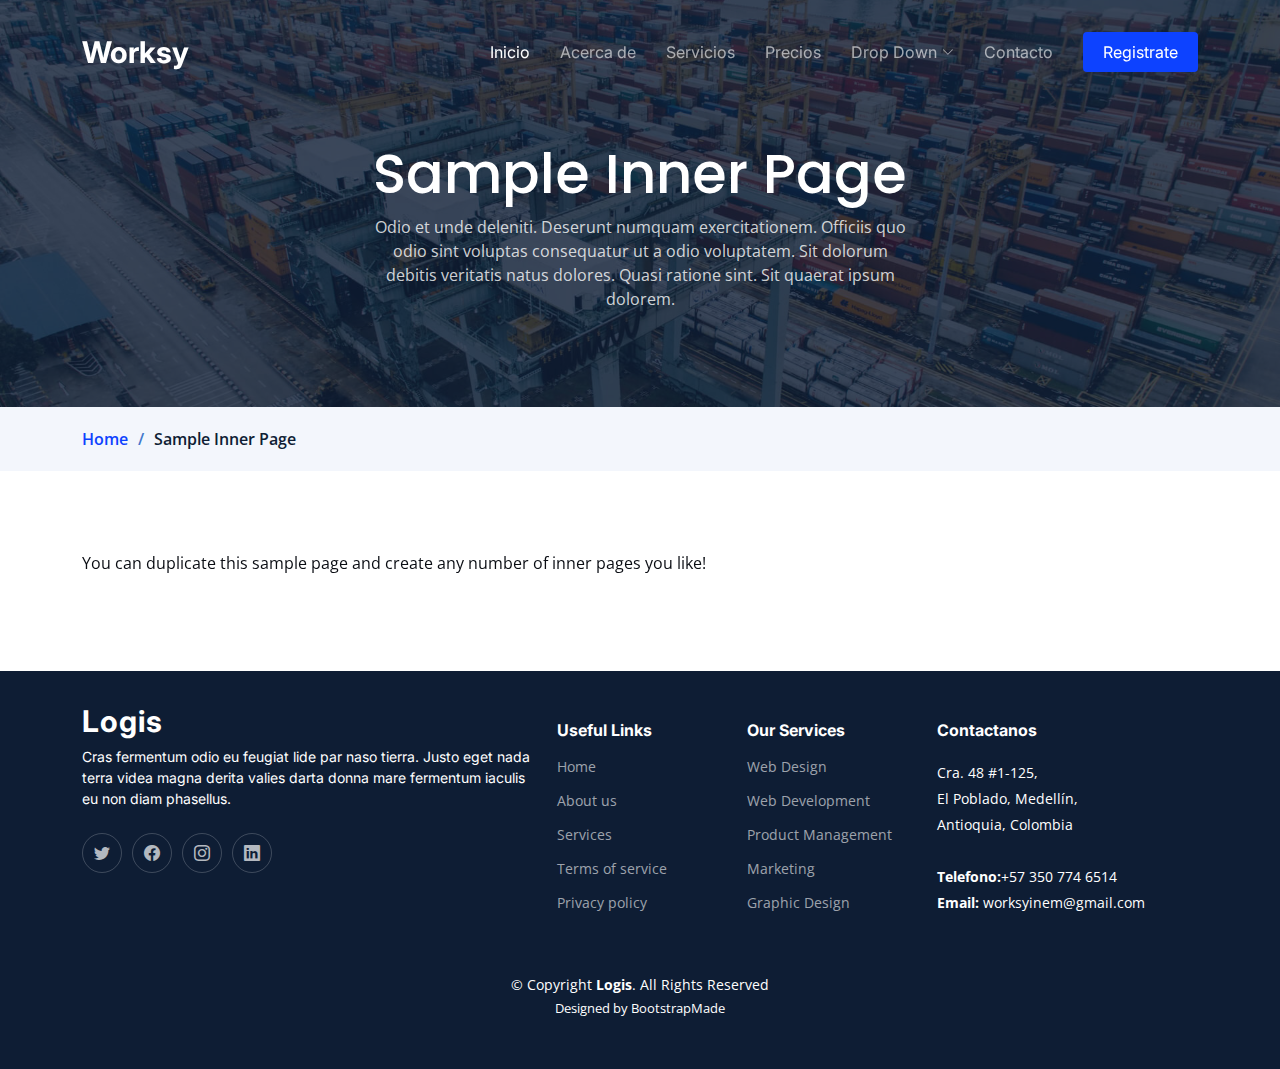
<file: src/main/resources/static/sample-inner-page.html>
<!DOCTYPE html>
<html lang="en">

<head>
  <meta charset="utf-8">
  <meta content="width=device-width, initial-scale=1.0" name="viewport">

  <title>[Template] Sample Inner Page</title>
  <meta content="" name="description">
  <meta content="" name="keywords">

  <!-- Favicons -->
  <link href="assets/img/favicon.png" rel="icon">
  <link href="assets/img/apple-touch-icon.png" rel="apple-touch-icon">

  <!-- Google Fonts -->
  <link rel="preconnect" href="https://fonts.googleapis.com">
  <link rel="preconnect" href="https://fonts.gstatic.com" crossorigin>
  <link href="https://fonts.googleapis.com/css2?family=Open+Sans:ital,wght@0,300;0,400;0,500;0,600;0,700;1,300;1,400;1,600;1,700&family=Poppins:ital,wght@0,300;0,400;0,500;0,600;0,700;1,300;1,400;1,500;1,600;1,700&family=Inter:ital,wght@0,300;0,400;0,500;0,600;0,700;1,300;1,400;1,500;1,600;1,700&display=swap" rel="stylesheet">

  <!-- Vendor CSS Files -->
  <link href="assets/vendor/bootstrap/css/bootstrap.min.css" rel="stylesheet">
  <link href="assets/vendor/bootstrap-icons/bootstrap-icons.css" rel="stylesheet">
  <link href="assets/vendor/fontawesome-free/css/all.min.css" rel="stylesheet">
  <link href="assets/vendor/glightbox/css/glightbox.min.css" rel="stylesheet">
  <link href="assets/vendor/swiper/swiper-bundle.min.css" rel="stylesheet">
  <link href="assets/vendor/aos/aos.css" rel="stylesheet">

  <!-- Template Main CSS File -->
  <link href="assets/css/main.css" rel="stylesheet">

  <!-- =======================================================
  * Template Name: Logis
  * Updated: Mar 10 2023 with Bootstrap v5.2.3
  * Template URL: https://bootstrapmade.com/logis-bootstrap-logistics-website-template/
  * Author: BootstrapMade.com
  * License: https://bootstrapmade.com/license/
  ======================================================== -->
</head>

<body>

<!-- ======= Header ======= -->
<header id="header" class="header d-flex align-items-center fixed-top">
  <div class="container-fluid container-xl d-flex align-items-center justify-content-between">

    <a href="index.html" class="logo d-flex align-items-center">
      <!-- Uncomment the line below if you also wish to use an image logo -->
      <!-- <img src="assets/img/logo.png" alt=""> -->
      <h1>Worksy</h1>
    </a>

    <i class="mobile-nav-toggle mobile-nav-show bi bi-list"></i>
    <i class="mobile-nav-toggle mobile-nav-hide d-none bi bi-x"></i>
    <nav id="navbar" class="navbar">
      <ul>
        <li><a href="index.html" class="active">Inicio</a></li>
        <li><a href="about.html">Acerca de</a></li>
        <li><a href="services.html">Servicios</a></li>
        <li><a href="pricing.html">Precios</a></li>
        <li class="dropdown"><a href="#"><span>Drop Down</span> <i class="bi bi-chevron-down dropdown-indicator"></i></a>
          <ul>
            <li><a href="#">Drop Down 1</a></li>
            <li class="dropdown"><a href="#"><span>Deep Drop Down</span> <i class="bi bi-chevron-down dropdown-indicator"></i></a>
              <ul>
                <li><a href="#">Deep Drop Down 1</a></li>
                <li><a href="#">Deep Drop Down 2</a></li>
                <li><a href="#">Deep Drop Down 3</a></li>
                <li><a href="#">Deep Drop Down 4</a></li>
                <li><a href="#">Deep Drop Down 5</a></li>
              </ul>
            </li>
            <li><a href="#">Drop Down 2</a></li>
            <li><a href="#">Drop Down 3</a></li>
            <li><a href="#">Drop Down 4</a></li>
          </ul>
        </li>
        <li><a href="contact.html">Contacto</a></li>
        <li><a class="get-a-quote" href="login.html">Registrate</a></li>
      </ul>
    </nav><!-- .navbar -->

  </div>
</header><!-- End Header -->
<!-- End Header -->

  <main id="main">

    <!-- ======= Breadcrumbs ======= -->
    <div class="breadcrumbs">
      <div class="page-header d-flex align-items-center" style="background-image: url('assets/img/page-header.jpg');">
        <div class="container position-relative">
          <div class="row d-flex justify-content-center">
            <div class="col-lg-6 text-center">
              <h2>Sample Inner Page</h2>
              <p>Odio et unde deleniti. Deserunt numquam exercitationem. Officiis quo odio sint voluptas consequatur ut a odio voluptatem. Sit dolorum debitis veritatis natus dolores. Quasi ratione sint. Sit quaerat ipsum dolorem.</p>
            </div>
          </div>
        </div>
      </div>
      <nav>
        <div class="container">
          <ol>
            <li><a href="index.html">Home</a></li>
            <li>Sample Inner Page</li>
          </ol>
        </div>
      </nav>
    </div><!-- End Breadcrumbs -->

    <section class="sample-page">
      <div class="container" data-aos="fade-up">
        <p>
          You can duplicate this sample page and create any number of inner pages you like!
        </p>
      </div>
    </section>

  </main><!-- End #main -->

  <!-- ======= Footer ======= -->
  <footer id="footer" class="footer">

    <div class="container">
      <div class="row gy-4">
        <div class="col-lg-5 col-md-12 footer-info">
          <a href="index.html" class="logo d-flex align-items-center">
            <span>Logis</span>
          </a>
          <p>Cras fermentum odio eu feugiat lide par naso tierra. Justo eget nada terra videa magna derita valies darta donna mare fermentum iaculis eu non diam phasellus.</p>
          <div class="social-links d-flex mt-4">
            <a href="#" class="twitter"><i class="bi bi-twitter"></i></a>
            <a href="#" class="facebook"><i class="bi bi-facebook"></i></a>
            <a href="#" class="instagram"><i class="bi bi-instagram"></i></a>
            <a href="#" class="linkedin"><i class="bi bi-linkedin"></i></a>
          </div>
        </div>

        <div class="col-lg-2 col-6 footer-links">
          <h4>Useful Links</h4>
          <ul>
            <li><a href="#">Home</a></li>
            <li><a href="#">About us</a></li>
            <li><a href="#">Services</a></li>
            <li><a href="#">Terms of service</a></li>
            <li><a href="#">Privacy policy</a></li>
          </ul>
        </div>

        <div class="col-lg-2 col-6 footer-links">
          <h4>Our Services</h4>
          <ul>
            <li><a href="#">Web Design</a></li>
            <li><a href="#">Web Development</a></li>
            <li><a href="#">Product Management</a></li>
            <li><a href="#">Marketing</a></li>
            <li><a href="#">Graphic Design</a></li>
          </ul>
        </div>

        <div class="col-lg-3 col-md-12 footer-contact text-center text-md-start">
          <h4>Contactanos</h4>
          <p>
            Cra. 48 #1-125,<br>
            El Poblado, Medellín,<br>
            Antioquia, Colombia <br><br>
            <strong>Telefono:</strong>+57 350 774 6514<br>
            <strong>Email:</strong> worksyinem@gmail.com<br>
          </p>
        </div>

      </div>
    </div>

    <div class="container mt-4">
      <div class="copyright">
        &copy; Copyright <strong><span>Logis</span></strong>. All Rights Reserved
      </div>
      <div class="credits">
        <!-- All the links in the footer should remain intact. -->
        <!-- You can delete the links only if you purchased the pro version. -->
        <!-- Licensing information: https://bootstrapmade.com/license/ -->
        <!-- Purchase the pro version with working PHP/AJAX contact form: https://bootstrapmade.com/logis-bootstrap-logistics-website-template/ -->
        Designed by <a href="https://bootstrapmade.com/">BootstrapMade</a>
      </div>
    </div>

  </footer><!-- End Footer -->
  <!-- End Footer -->

  <a href="#" class="scroll-top d-flex align-items-center justify-content-center"><i class="bi bi-arrow-up-short"></i></a>

  <div id="preloader"></div>

  <!-- Vendor JS Files -->
  <script src="assets/vendor/bootstrap/js/bootstrap.bundle.min.js"></script>
  <script src="assets/vendor/purecounter/purecounter_vanilla.js"></script>
  <script src="assets/vendor/glightbox/js/glightbox.min.js"></script>
  <script src="assets/vendor/swiper/swiper-bundle.min.js"></script>
  <script src="assets/vendor/aos/aos.js"></script>
  <script src="assets/vendor/php-email-form/validate.js"></script>

  <!-- Template Main JS File -->
  <script src="assets/js/main.js"></script>

</body>

</html>
</file>
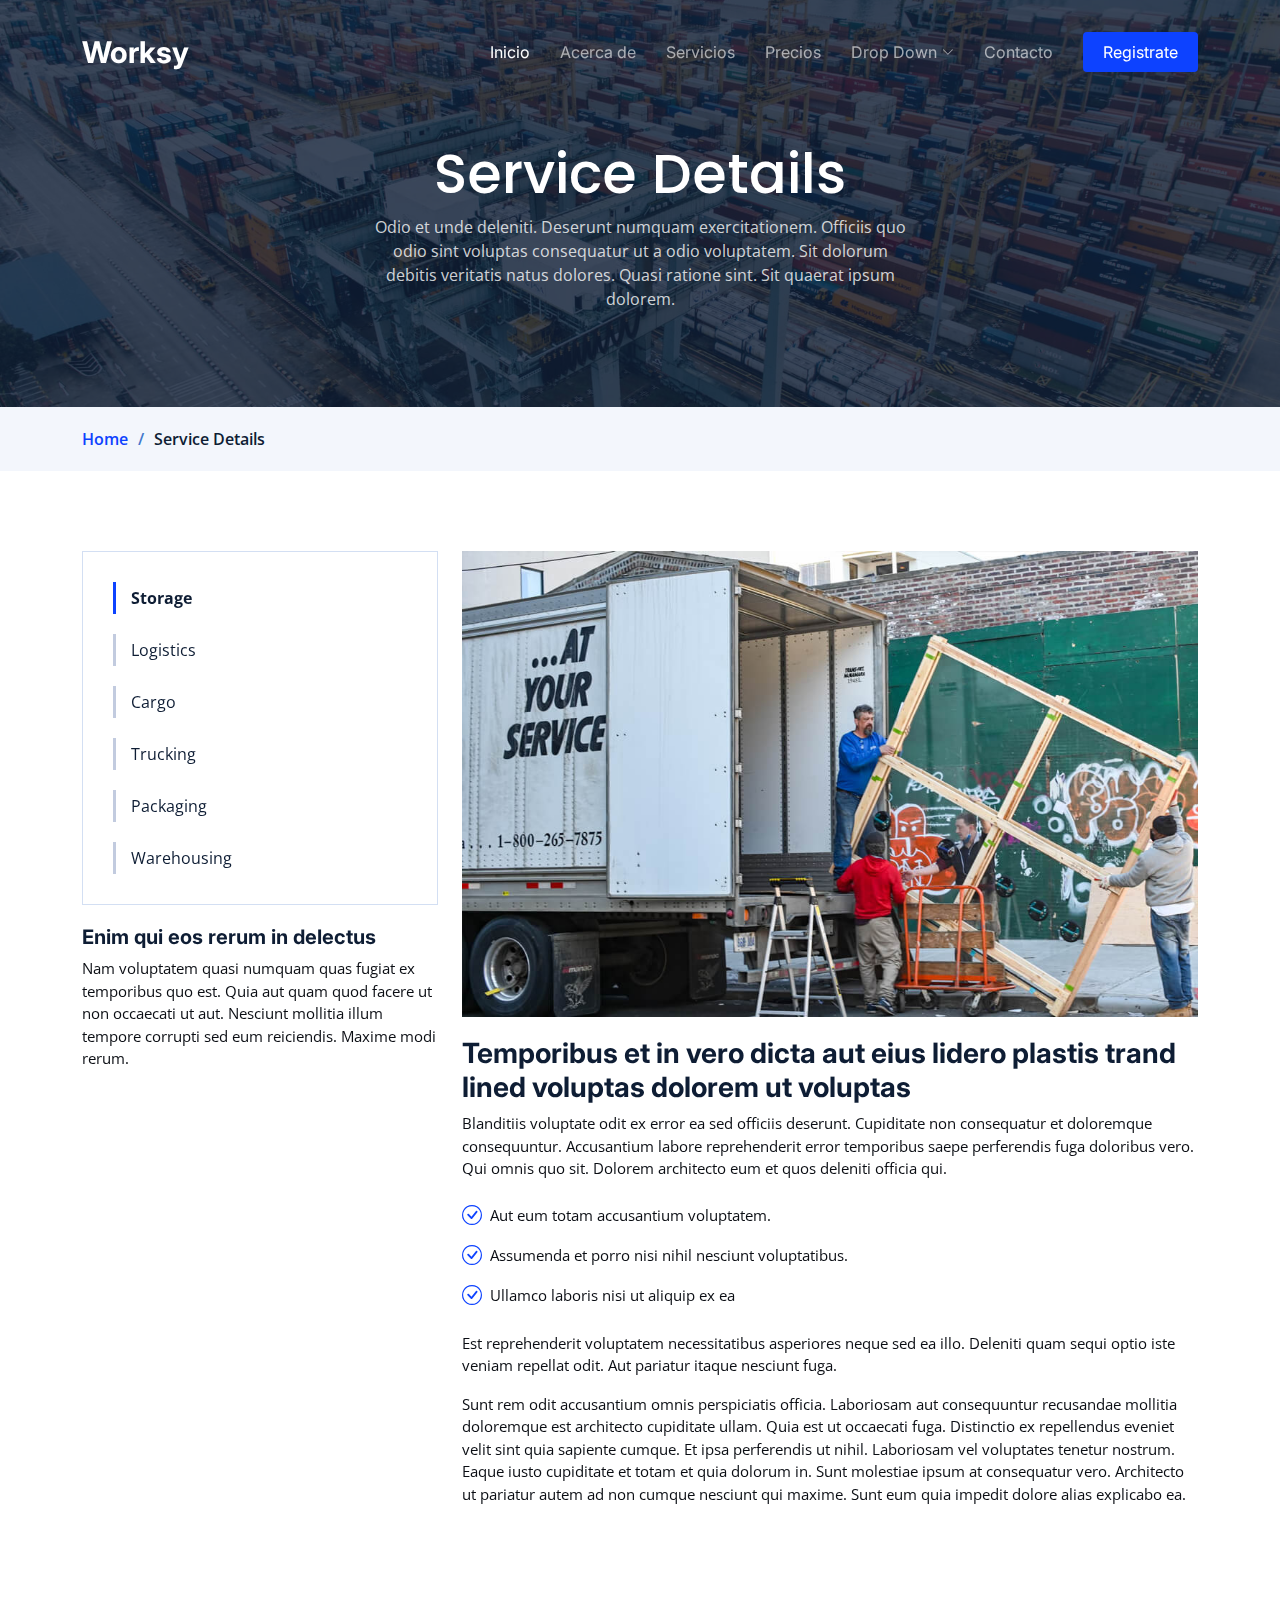
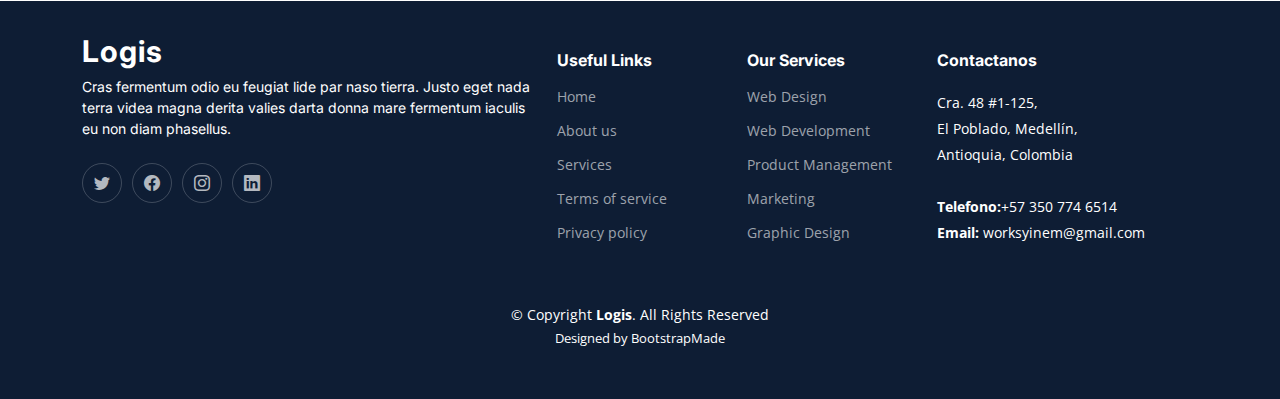
<file: src/main/resources/static/service-details.html>
<!DOCTYPE html>
<html lang="en">

<head>
  <meta charset="utf-8">
  <meta content="width=device-width, initial-scale=1.0" name="viewport">

  <title>Logis Bootstrap Template - Service Details</title>
  <meta content="" name="description">
  <meta content="" name="keywords">

  <!-- Favicons -->
  <link href="assets/img/favicon.png" rel="icon">
  <link href="assets/img/apple-touch-icon.png" rel="apple-touch-icon">

  <!-- Google Fonts -->
  <link rel="preconnect" href="https://fonts.googleapis.com">
  <link rel="preconnect" href="https://fonts.gstatic.com" crossorigin>
  <link href="https://fonts.googleapis.com/css2?family=Open+Sans:ital,wght@0,300;0,400;0,500;0,600;0,700;1,300;1,400;1,600;1,700&family=Poppins:ital,wght@0,300;0,400;0,500;0,600;0,700;1,300;1,400;1,500;1,600;1,700&family=Inter:ital,wght@0,300;0,400;0,500;0,600;0,700;1,300;1,400;1,500;1,600;1,700&display=swap" rel="stylesheet">

  <!-- Vendor CSS Files -->
  <link href="assets/vendor/bootstrap/css/bootstrap.min.css" rel="stylesheet">
  <link href="assets/vendor/bootstrap-icons/bootstrap-icons.css" rel="stylesheet">
  <link href="assets/vendor/fontawesome-free/css/all.min.css" rel="stylesheet">
  <link href="assets/vendor/glightbox/css/glightbox.min.css" rel="stylesheet">
  <link href="assets/vendor/swiper/swiper-bundle.min.css" rel="stylesheet">
  <link href="assets/vendor/aos/aos.css" rel="stylesheet">

  <!-- Template Main CSS File -->
  <link href="assets/css/main.css" rel="stylesheet">

  <!-- =======================================================
  * Template Name: Logis
  * Updated: Mar 10 2023 with Bootstrap v5.2.3
  * Template URL: https://bootstrapmade.com/logis-bootstrap-logistics-website-template/
  * Author: BootstrapMade.com
  * License: https://bootstrapmade.com/license/
  ======================================================== -->
</head>

<body>

<!-- ======= Header ======= -->
<header id="header" class="header d-flex align-items-center fixed-top">
  <div class="container-fluid container-xl d-flex align-items-center justify-content-between">

    <a href="index.html" class="logo d-flex align-items-center">
      <!-- Uncomment the line below if you also wish to use an image logo -->
      <!-- <img src="assets/img/logo.png" alt=""> -->
      <h1>Worksy</h1>
    </a>

    <i class="mobile-nav-toggle mobile-nav-show bi bi-list"></i>
    <i class="mobile-nav-toggle mobile-nav-hide d-none bi bi-x"></i>
    <nav id="navbar" class="navbar">
      <ul>
        <li><a href="index.html" class="active">Inicio</a></li>
        <li><a href="about.html">Acerca de</a></li>
        <li><a href="services.html">Servicios</a></li>
        <li><a href="pricing.html">Precios</a></li>
        <li class="dropdown"><a href="#"><span>Drop Down</span> <i class="bi bi-chevron-down dropdown-indicator"></i></a>
          <ul>
            <li><a href="#">Drop Down 1</a></li>
            <li class="dropdown"><a href="#"><span>Deep Drop Down</span> <i class="bi bi-chevron-down dropdown-indicator"></i></a>
              <ul>
                <li><a href="#">Deep Drop Down 1</a></li>
                <li><a href="#">Deep Drop Down 2</a></li>
                <li><a href="#">Deep Drop Down 3</a></li>
                <li><a href="#">Deep Drop Down 4</a></li>
                <li><a href="#">Deep Drop Down 5</a></li>
              </ul>
            </li>
            <li><a href="#">Drop Down 2</a></li>
            <li><a href="#">Drop Down 3</a></li>
            <li><a href="#">Drop Down 4</a></li>
          </ul>
        </li>
        <li><a href="contact.html">Contacto</a></li>
        <li><a class="get-a-quote" href="login.html">Registrate</a></li>
      </ul>
    </nav><!-- .navbar -->

  </div>
</header><!-- End Header -->
<!-- End Header -->

  <main id="main">

    <!-- ======= Breadcrumbs ======= -->
    <div class="breadcrumbs">
      <div class="page-header d-flex align-items-center" style="background-image: url('assets/img/page-header.jpg');">
        <div class="container position-relative">
          <div class="row d-flex justify-content-center">
            <div class="col-lg-6 text-center">
              <h2>Service Details</h2>
              <p>Odio et unde deleniti. Deserunt numquam exercitationem. Officiis quo odio sint voluptas consequatur ut a odio voluptatem. Sit dolorum debitis veritatis natus dolores. Quasi ratione sint. Sit quaerat ipsum dolorem.</p>
            </div>
          </div>
        </div>
      </div>
      <nav>
        <div class="container">
          <ol>
            <li><a href="index.html">Home</a></li>
            <li>Service Details</li>
          </ol>
        </div>
      </nav>
    </div><!-- End Breadcrumbs -->

    <!-- ======= Service Details Section ======= -->
    <section id="service-details" class="service-details">
      <div class="container" data-aos="fade-up">

        <div class="row gy-4">

          <div class="col-lg-4">
            <div class="services-list">
              <a href="#" class="active">Storage</a>
              <a href="#">Logistics</a>
              <a href="#">Cargo</a>
              <a href="#">Trucking</a>
              <a href="#">Packaging</a>
              <a href="#">Warehousing</a>
            </div>

            <h4>Enim qui eos rerum in delectus</h4>
            <p>Nam voluptatem quasi numquam quas fugiat ex temporibus quo est. Quia aut quam quod facere ut non occaecati ut aut. Nesciunt mollitia illum tempore corrupti sed eum reiciendis. Maxime modi rerum.</p>
          </div>

          <div class="col-lg-8">
            <img src="assets/img/service-details.jpg" alt="" class="img-fluid services-img">
            <h3>Temporibus et in vero dicta aut eius lidero plastis trand lined voluptas dolorem ut voluptas</h3>
            <p>
              Blanditiis voluptate odit ex error ea sed officiis deserunt. Cupiditate non consequatur et doloremque consequuntur. Accusantium labore reprehenderit error temporibus saepe perferendis fuga doloribus vero. Qui omnis quo sit. Dolorem architecto eum et quos deleniti officia qui.
            </p>
            <ul>
              <li><i class="bi bi-check-circle"></i> <span>Aut eum totam accusantium voluptatem.</span></li>
              <li><i class="bi bi-check-circle"></i> <span>Assumenda et porro nisi nihil nesciunt voluptatibus.</span></li>
              <li><i class="bi bi-check-circle"></i> <span>Ullamco laboris nisi ut aliquip ex ea</span></li>
            </ul>
            <p>
              Est reprehenderit voluptatem necessitatibus asperiores neque sed ea illo. Deleniti quam sequi optio iste veniam repellat odit. Aut pariatur itaque nesciunt fuga.
            </p>
            <p>
              Sunt rem odit accusantium omnis perspiciatis officia. Laboriosam aut consequuntur recusandae mollitia doloremque est architecto cupiditate ullam. Quia est ut occaecati fuga. Distinctio ex repellendus eveniet velit sint quia sapiente cumque. Et ipsa perferendis ut nihil. Laboriosam vel voluptates tenetur nostrum. Eaque iusto cupiditate et totam et quia dolorum in. Sunt molestiae ipsum at consequatur vero. Architecto ut pariatur autem ad non cumque nesciunt qui maxime. Sunt eum quia impedit dolore alias explicabo ea.
            </p>
          </div>

        </div>

      </div>
    </section><!-- End Service Details Section -->

  </main><!-- End #main -->

  <!-- ======= Footer ======= -->
  <footer id="footer" class="footer">

    <div class="container">
      <div class="row gy-4">
        <div class="col-lg-5 col-md-12 footer-info">
          <a href="index.html" class="logo d-flex align-items-center">
            <span>Logis</span>
          </a>
          <p>Cras fermentum odio eu feugiat lide par naso tierra. Justo eget nada terra videa magna derita valies darta donna mare fermentum iaculis eu non diam phasellus.</p>
          <div class="social-links d-flex mt-4">
            <a href="#" class="twitter"><i class="bi bi-twitter"></i></a>
            <a href="#" class="facebook"><i class="bi bi-facebook"></i></a>
            <a href="#" class="instagram"><i class="bi bi-instagram"></i></a>
            <a href="#" class="linkedin"><i class="bi bi-linkedin"></i></a>
          </div>
        </div>

        <div class="col-lg-2 col-6 footer-links">
          <h4>Useful Links</h4>
          <ul>
            <li><a href="#">Home</a></li>
            <li><a href="#">About us</a></li>
            <li><a href="#">Services</a></li>
            <li><a href="#">Terms of service</a></li>
            <li><a href="#">Privacy policy</a></li>
          </ul>
        </div>

        <div class="col-lg-2 col-6 footer-links">
          <h4>Our Services</h4>
          <ul>
            <li><a href="#">Web Design</a></li>
            <li><a href="#">Web Development</a></li>
            <li><a href="#">Product Management</a></li>
            <li><a href="#">Marketing</a></li>
            <li><a href="#">Graphic Design</a></li>
          </ul>
        </div>

        <div class="col-lg-3 col-md-12 footer-contact text-center text-md-start">
          <h4>Contactanos</h4>
          <p>
            Cra. 48 #1-125,<br>
            El Poblado, Medellín,<br>
            Antioquia, Colombia <br><br>
            <strong>Telefono:</strong>+57 350 774 6514<br>
            <strong>Email:</strong> worksyinem@gmail.com<br>
          </p>
        </div>

      </div>
    </div>

    <div class="container mt-4">
      <div class="copyright">
        &copy; Copyright <strong><span>Logis</span></strong>. All Rights Reserved
      </div>
      <div class="credits">
        <!-- All the links in the footer should remain intact. -->
        <!-- You can delete the links only if you purchased the pro version. -->
        <!-- Licensing information: https://bootstrapmade.com/license/ -->
        <!-- Purchase the pro version with working PHP/AJAX contact form: https://bootstrapmade.com/logis-bootstrap-logistics-website-template/ -->
        Designed by <a href="https://bootstrapmade.com/">BootstrapMade</a>
      </div>
    </div>

  </footer><!-- End Footer -->
  <!-- End Footer -->

  <a href="#" class="scroll-top d-flex align-items-center justify-content-center"><i class="bi bi-arrow-up-short"></i></a>

  <div id="preloader"></div>

  <!-- Vendor JS Files -->
  <script src="assets/vendor/bootstrap/js/bootstrap.bundle.min.js"></script>
  <script src="assets/vendor/purecounter/purecounter_vanilla.js"></script>
  <script src="assets/vendor/glightbox/js/glightbox.min.js"></script>
  <script src="assets/vendor/swiper/swiper-bundle.min.js"></script>
  <script src="assets/vendor/aos/aos.js"></script>
  <script src="assets/vendor/php-email-form/validate.js"></script>

  <!-- Template Main JS File -->
  <script src="assets/js/main.js"></script>

</body>

</html>
</file>
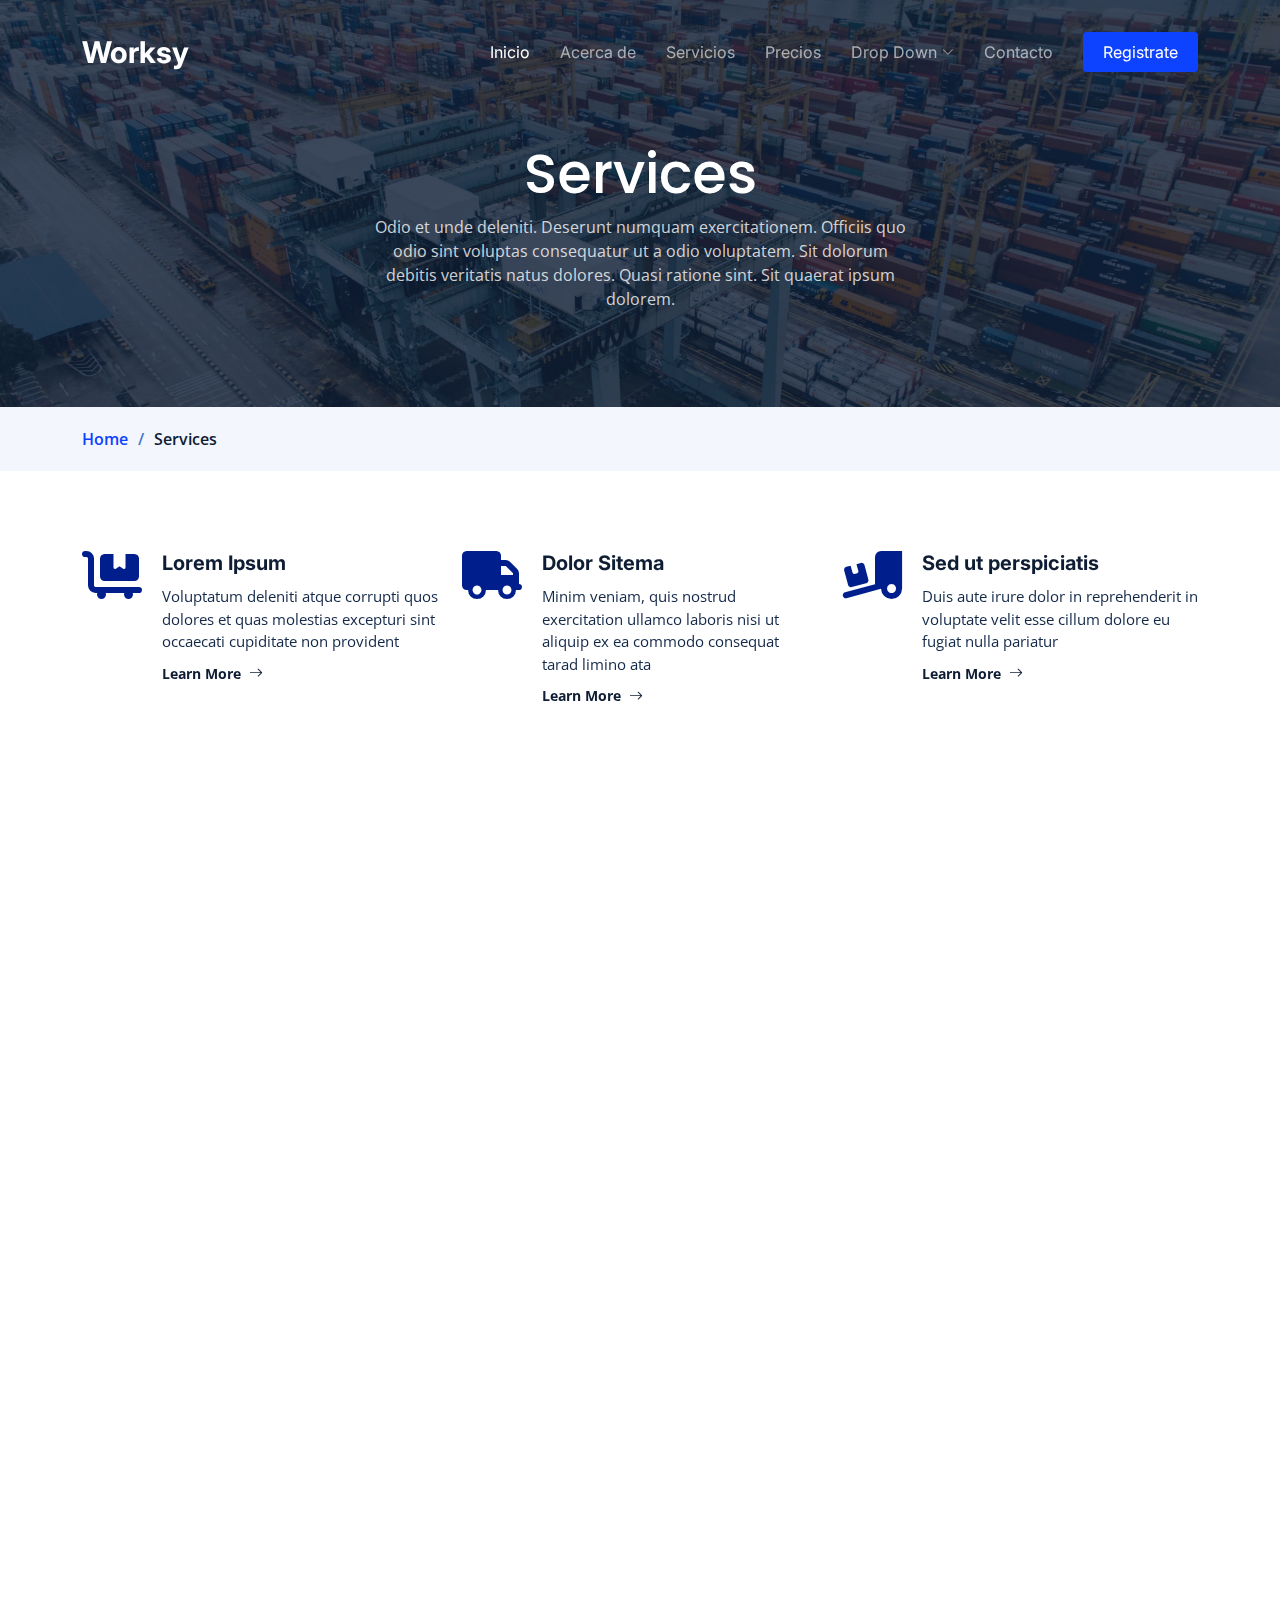
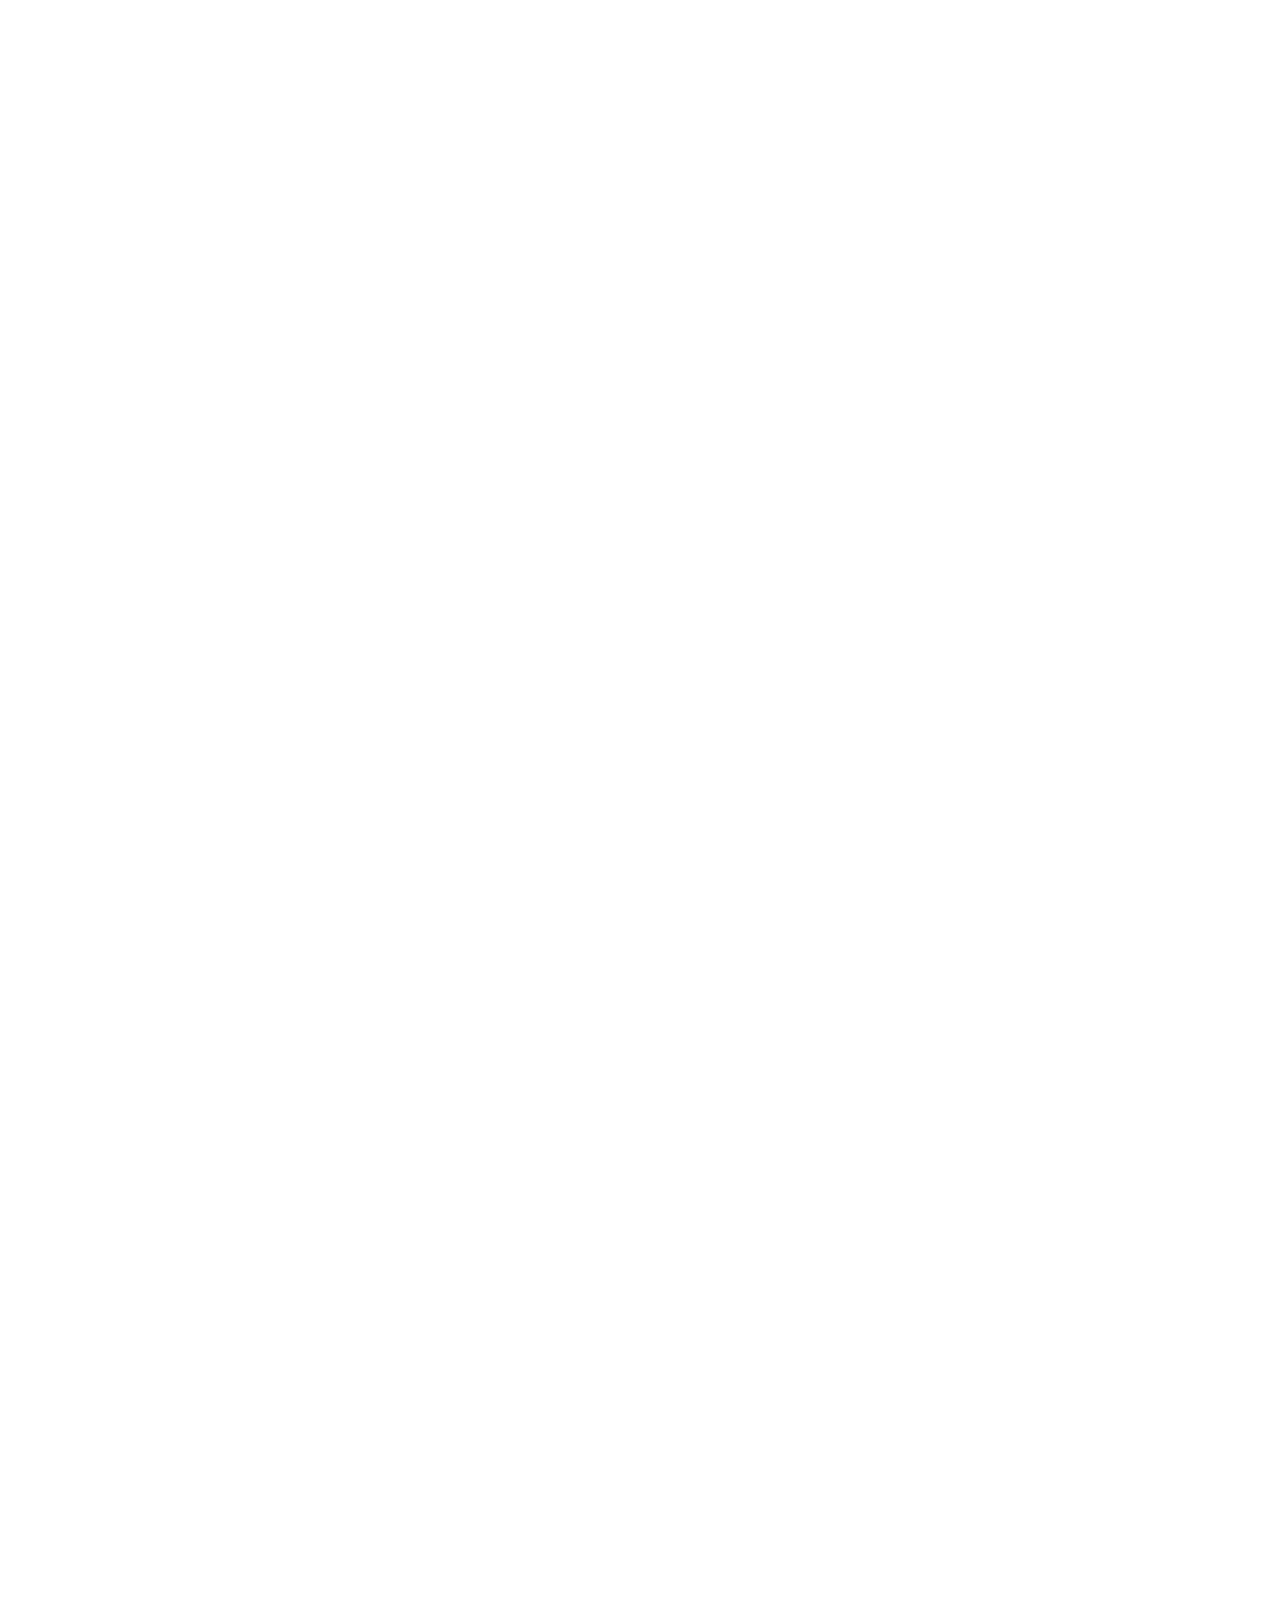
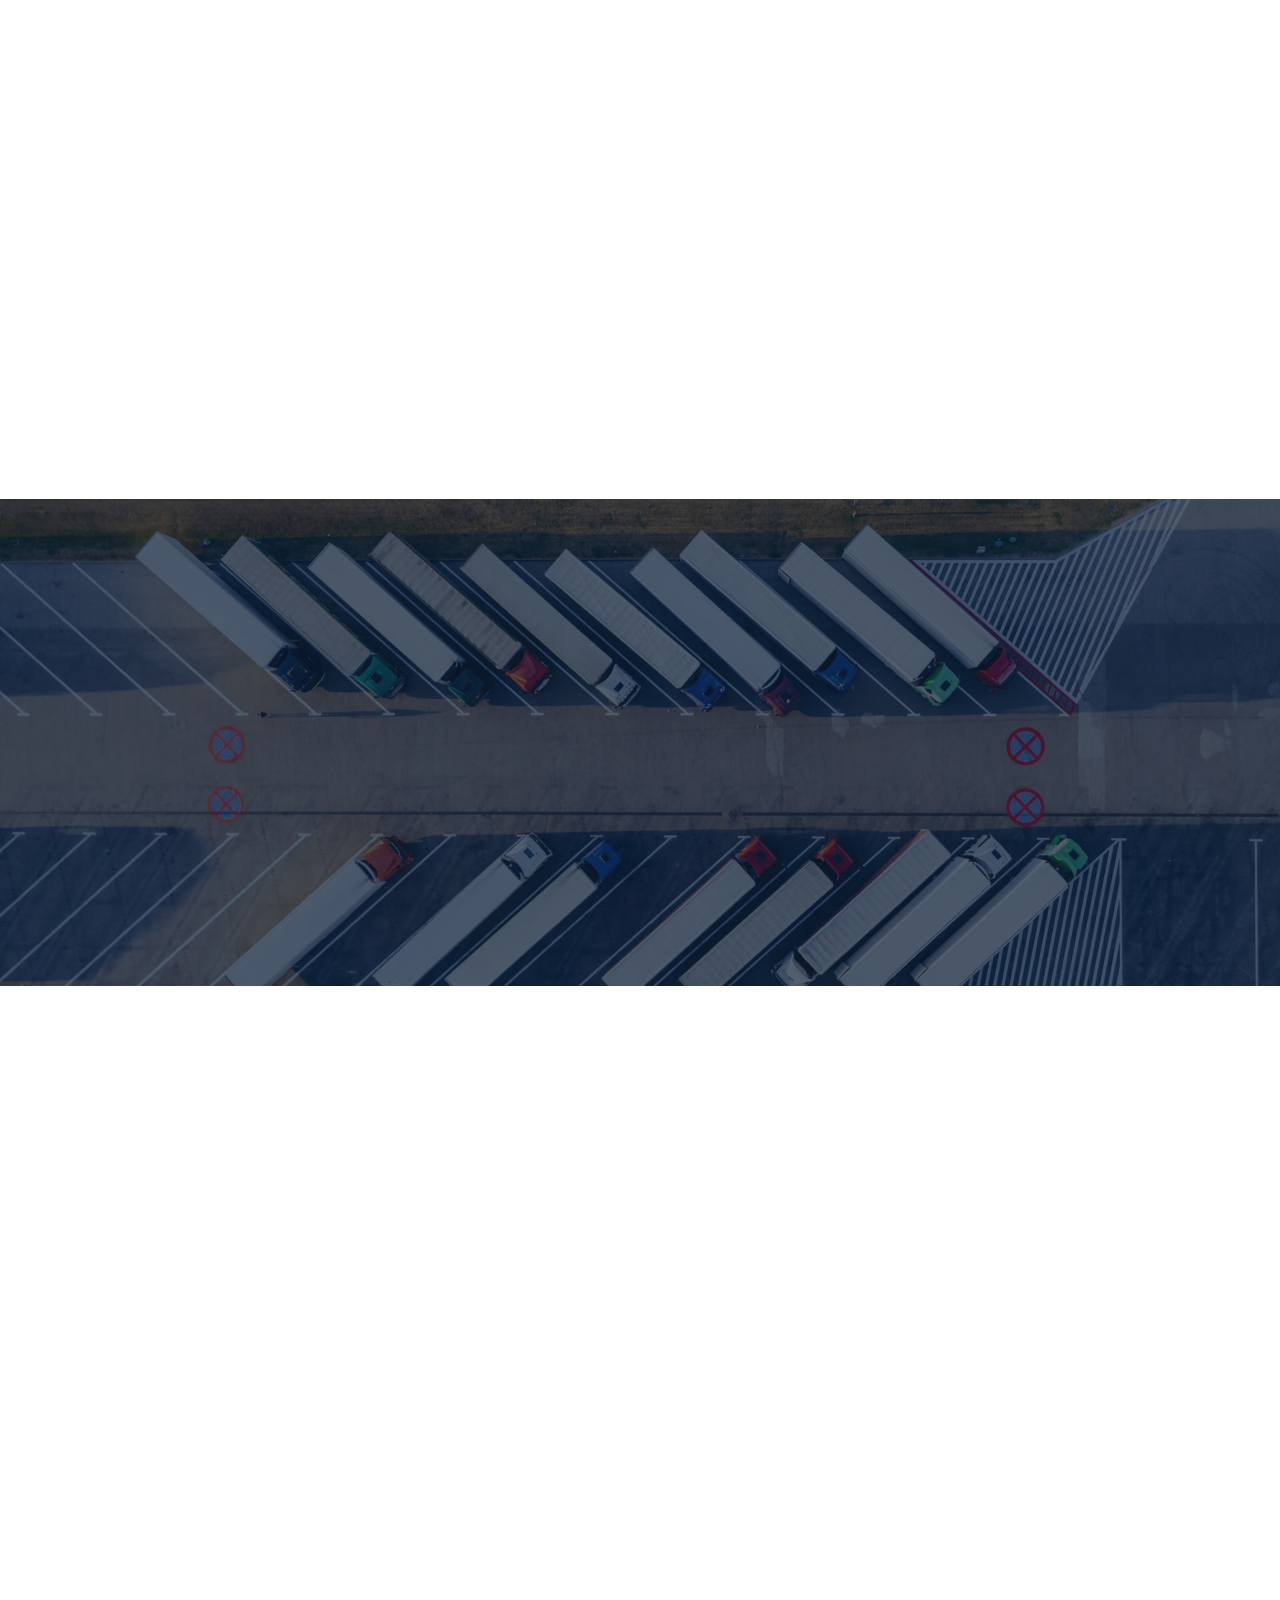
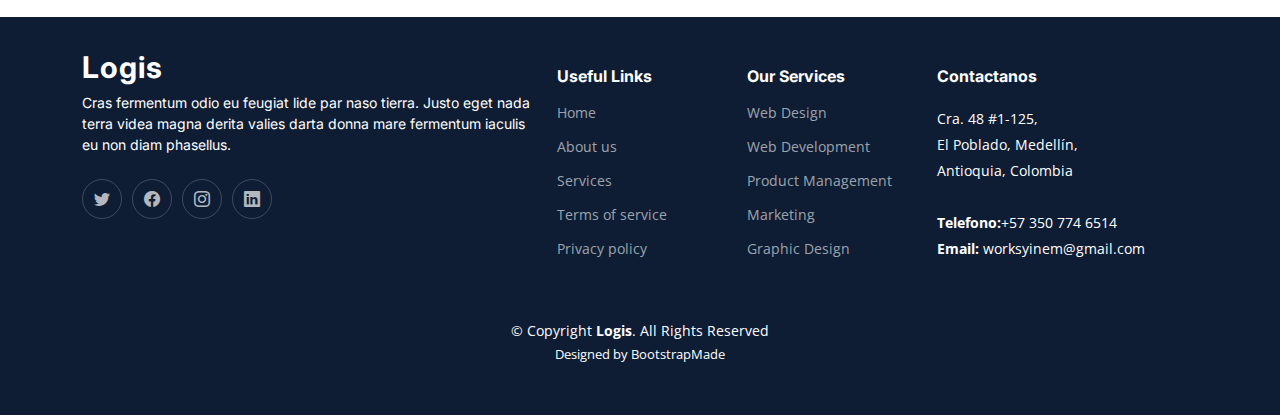
<file: src/main/resources/static/services.html>
<!DOCTYPE html>
<html lang="en">

<head>
  <meta charset="utf-8">
  <meta content="width=device-width, initial-scale=1.0" name="viewport">

  <title>Logis Bootstrap Template - Services</title>
  <meta content="" name="description">
  <meta content="" name="keywords">

  <!-- Favicons -->
  <link href="assets/img/favicon.png" rel="icon">
  <link href="assets/img/apple-touch-icon.png" rel="apple-touch-icon">

  <!-- Google Fonts -->
  <link rel="preconnect" href="https://fonts.googleapis.com">
  <link rel="preconnect" href="https://fonts.gstatic.com" crossorigin>
  <link href="https://fonts.googleapis.com/css2?family=Open+Sans:ital,wght@0,300;0,400;0,500;0,600;0,700;1,300;1,400;1,600;1,700&family=Poppins:ital,wght@0,300;0,400;0,500;0,600;0,700;1,300;1,400;1,500;1,600;1,700&family=Inter:ital,wght@0,300;0,400;0,500;0,600;0,700;1,300;1,400;1,500;1,600;1,700&display=swap" rel="stylesheet">

  <!-- Vendor CSS Files -->
  <link href="assets/vendor/bootstrap/css/bootstrap.min.css" rel="stylesheet">
  <link href="assets/vendor/bootstrap-icons/bootstrap-icons.css" rel="stylesheet">
  <link href="assets/vendor/fontawesome-free/css/all.min.css" rel="stylesheet">
  <link href="assets/vendor/glightbox/css/glightbox.min.css" rel="stylesheet">
  <link href="assets/vendor/swiper/swiper-bundle.min.css" rel="stylesheet">
  <link href="assets/vendor/aos/aos.css" rel="stylesheet">

  <!-- Template Main CSS File -->
  <link href="assets/css/main.css" rel="stylesheet">

  <!-- =======================================================
  * Template Name: Logis
  * Updated: Mar 10 2023 with Bootstrap v5.2.3
  * Template URL: https://bootstrapmade.com/logis-bootstrap-logistics-website-template/
  * Author: BootstrapMade.com
  * License: https://bootstrapmade.com/license/
  ======================================================== -->
</head>

<body>

<!-- ======= Header ======= -->
<header id="header" class="header d-flex align-items-center fixed-top">
  <div class="container-fluid container-xl d-flex align-items-center justify-content-between">

    <a href="index.html" class="logo d-flex align-items-center">
      <!-- Uncomment the line below if you also wish to use an image logo -->
      <!-- <img src="assets/img/logo.png" alt=""> -->
      <h1>Worksy</h1>
    </a>

    <i class="mobile-nav-toggle mobile-nav-show bi bi-list"></i>
    <i class="mobile-nav-toggle mobile-nav-hide d-none bi bi-x"></i>
    <nav id="navbar" class="navbar">
      <ul>
        <li><a href="index.html" class="active">Inicio</a></li>
        <li><a href="about.html">Acerca de</a></li>
        <li><a href="services.html">Servicios</a></li>
        <li><a href="pricing.html">Precios</a></li>
        <li class="dropdown"><a href="#"><span>Drop Down</span> <i class="bi bi-chevron-down dropdown-indicator"></i></a>
          <ul>
            <li><a href="#">Drop Down 1</a></li>
            <li class="dropdown"><a href="#"><span>Deep Drop Down</span> <i class="bi bi-chevron-down dropdown-indicator"></i></a>
              <ul>
                <li><a href="#">Deep Drop Down 1</a></li>
                <li><a href="#">Deep Drop Down 2</a></li>
                <li><a href="#">Deep Drop Down 3</a></li>
                <li><a href="#">Deep Drop Down 4</a></li>
                <li><a href="#">Deep Drop Down 5</a></li>
              </ul>
            </li>
            <li><a href="#">Drop Down 2</a></li>
            <li><a href="#">Drop Down 3</a></li>
            <li><a href="#">Drop Down 4</a></li>
          </ul>
        </li>
        <li><a href="contact.html">Contacto</a></li>
        <li><a class="get-a-quote" href="login.html">Registrate</a></li>
      </ul>
    </nav><!-- .navbar -->

  </div>
</header><!-- End Header -->
<!-- End Header -->

  <main id="main">

    <!-- ======= Breadcrumbs ======= -->
    <div class="breadcrumbs">
      <div class="page-header d-flex align-items-center" style="background-image: url('assets/img/page-header.jpg');">
        <div class="container position-relative">
          <div class="row d-flex justify-content-center">
            <div class="col-lg-6 text-center">
              <h2>Services</h2>
              <p>Odio et unde deleniti. Deserunt numquam exercitationem. Officiis quo odio sint voluptas consequatur ut a odio voluptatem. Sit dolorum debitis veritatis natus dolores. Quasi ratione sint. Sit quaerat ipsum dolorem.</p>
            </div>
          </div>
        </div>
      </div>
      <nav>
        <div class="container">
          <ol>
            <li><a href="index.html">Home</a></li>
            <li>Services</li>
          </ol>
        </div>
      </nav>
    </div><!-- End Breadcrumbs -->

    <!-- ======= Featured Services Section ======= -->
    <section id="featured-services" class="featured-services">
      <div class="container">

        <div class="row gy-4">

          <div class="col-lg-4 col-md-6 service-item d-flex" data-aos="fade-up">
            <div class="icon flex-shrink-0"><i class="fa-solid fa-cart-flatbed"></i></div>
            <div>
              <h4 class="title">Lorem Ipsum</h4>
              <p class="description">Voluptatum deleniti atque corrupti quos dolores et quas molestias excepturi sint occaecati cupiditate non provident</p>
              <a href="service-details.html" class="readmore stretched-link"><span>Learn More</span><i class="bi bi-arrow-right"></i></a>
            </div>
          </div>
          <!-- End Service Item -->

          <div class="col-lg-4 col-md-6 service-item d-flex" data-aos="fade-up" data-aos-delay="100">
            <div class="icon flex-shrink-0"><i class="fa-solid fa-truck"></i></div>
            <div>
              <h4 class="title">Dolor Sitema</h4>
              <p class="description">Minim veniam, quis nostrud exercitation ullamco laboris nisi ut aliquip ex ea commodo consequat tarad limino ata</p>
              <a href="service-details.html" class="readmore stretched-link"><span>Learn More</span><i class="bi bi-arrow-right"></i></a>
            </div>
          </div><!-- End Service Item -->

          <div class="col-lg-4 col-md-6 service-item d-flex" data-aos="fade-up" data-aos-delay="200">
            <div class="icon flex-shrink-0"><i class="fa-solid fa-truck-ramp-box"></i></div>
            <div>
              <h4 class="title">Sed ut perspiciatis</h4>
              <p class="description">Duis aute irure dolor in reprehenderit in voluptate velit esse cillum dolore eu fugiat nulla pariatur</p>
              <a href="service-details.html" class="readmore stretched-link"><span>Learn More</span><i class="bi bi-arrow-right"></i></a>
            </div>
          </div><!-- End Service Item -->

        </div>

      </div>
    </section><!-- End Featured Services Section -->

    <!-- ======= Services Section ======= -->
    <section id="service" class="services pt-0">
      <div class="container" data-aos="fade-up">

        <div class="section-header">
          <span>Our Services</span>
          <h2>Our Services</h2>

        </div>

        <div class="row gy-4">

          <div class="col-lg-4 col-md-6" data-aos="fade-up" data-aos-delay="100">
            <div class="card">
              <div class="card-img">
                <img src="assets/img/storage-service.jpg" alt="" class="img-fluid">
              </div>
              <h3><a href="service-details.html" class="stretched-link">Storage</a></h3>
              <p>Cumque eos in qui numquam. Aut aspernatur perferendis sed atque quia voluptas quisquam repellendus temporibus itaqueofficiis odit</p>
            </div>
          </div><!-- End Card Item -->

          <div class="col-lg-4 col-md-6" data-aos="fade-up" data-aos-delay="200">
            <div class="card">
              <div class="card-img">
                <img src="assets/img/logistics-service.jpg" alt="" class="img-fluid">
              </div>
              <h3><a href="service-details.html" class="stretched-link">Logistics</a></h3>
              <p>Asperiores provident dolor accusamus pariatur dolore nam id audantium ut et iure incidunt molestiae dolor ipsam ducimus occaecati nisi</p>
            </div>
          </div><!-- End Card Item -->

          <div class="col-lg-4 col-md-6" data-aos="fade-up" data-aos-delay="300">
            <div class="card">
              <div class="card-img">
                <img src="assets/img/cargo-service.jpg" alt="" class="img-fluid">
              </div>
              <h3><a href="service-details.html" class="stretched-link">Cargo</a></h3>
              <p>Dicta quam similique quia architecto eos nisi aut ratione aut ipsum reiciendis sit doloremque oluptatem aut et molestiae ut et nihil</p>
            </div>
          </div><!-- End Card Item -->

          <div class="col-lg-4 col-md-6" data-aos="fade-up" data-aos-delay="400">
            <div class="card">
              <div class="card-img">
                <img src="assets/img/trucking-service.jpg" alt="" class="img-fluid">
              </div>
              <h3><a href="service-details.html" class="stretched-link">Trucking</a></h3>
              <p>Dicta quam similique quia architecto eos nisi aut ratione aut ipsum reiciendis sit doloremque oluptatem aut et molestiae ut et nihil</p>
            </div>
          </div><!-- End Card Item -->

          <div class="col-lg-4 col-md-6" data-aos="fade-up" data-aos-delay="500">
            <div class="card">
              <div class="card-img">
                <img src="assets/img/packaging-service.jpg" alt="" class="img-fluid">
              </div>
              <h3><a href="service-details.html" class="stretched-link">Packaging</a></h3>
              <p>Illo consequuntur quisquam delectus praesentium modi dignissimos facere vel cum onsequuntur maiores beatae consequatur magni voluptates</p>
            </div>
          </div><!-- End Card Item -->

          <div class="col-lg-4 col-md-6" data-aos="fade-up" data-aos-delay="600">
            <div class="card">
              <div class="card-img">
                <img src="assets/img/warehousing-service.jpg" alt="" class="img-fluid">
              </div>
              <h3><a href="service-details.html" class="stretched-link">Warehousing</a></h3>
              <p>Quas assumenda non occaecati molestiae. In aut earum sed natus eatae in vero. Ab modi quisquam aut nostrum unde et qui est non quo nulla</p>
            </div>
          </div><!-- End Card Item -->

        </div>

      </div>
    </section><!-- End Services Section -->

    <!-- ======= Features Section ======= -->
    <section id="features" class="features">
      <div class="container">

        <div class="row gy-4 align-items-center features-item" data-aos="fade-up">

          <div class="col-md-5">
            <img src="assets/img/features-1.jpg" class="img-fluid" alt="">
          </div>
          <div class="col-md-7">
            <h3>Voluptatem dignissimos provident quasi corporis voluptates sit assumenda.</h3>
            <p class="fst-italic">
              Lorem ipsum dolor sit amet, consectetur adipiscing elit, sed do eiusmod tempor incididunt ut labore et dolore
              magna aliqua.
            </p>
            <ul>
              <li><i class="bi bi-check"></i> Ullamco laboris nisi ut aliquip ex ea commodo consequat.</li>
              <li><i class="bi bi-check"></i> Duis aute irure dolor in reprehenderit in voluptate velit.</li>
              <li><i class="bi bi-check"></i> Ullam est qui quos consequatur eos accusamus.</li>
            </ul>
          </div>
        </div><!-- Features Item -->

        <div class="row gy-4 align-items-center features-item" data-aos="fade-up">
          <div class="col-md-5 order-1 order-md-2">
            <img src="assets/img/features-2.jpg" class="img-fluid" alt="">
          </div>
          <div class="col-md-7 order-2 order-md-1">
            <h3>Corporis temporibus maiores provident</h3>
            <p class="fst-italic">
              Lorem ipsum dolor sit amet, consectetur adipiscing elit, sed do eiusmod tempor incididunt ut labore et dolore
              magna aliqua.
            </p>
            <p>
              Ullamco laboris nisi ut aliquip ex ea commodo consequat. Duis aute irure dolor in reprehenderit in voluptate
              velit esse cillum dolore eu fugiat nulla pariatur. Excepteur sint occaecat cupidatat non proident, sunt in
              culpa qui officia deserunt mollit anim id est laborum
            </p>
          </div>
        </div><!-- Features Item -->

        <div class="row gy-4 align-items-center features-item" data-aos="fade-up">
          <div class="col-md-5">
            <img src="assets/img/features-3.jpg" class="img-fluid" alt="">
          </div>
          <div class="col-md-7">
            <h3>Sunt consequatur ad ut est nulla consectetur reiciendis animi voluptas</h3>
            <p>Cupiditate placeat cupiditate placeat est ipsam culpa. Delectus quia minima quod. Sunt saepe odit aut quia voluptatem hic voluptas dolor doloremque.</p>
            <ul>
              <li><i class="bi bi-check"></i> Ullamco laboris nisi ut aliquip ex ea commodo consequat.</li>
              <li><i class="bi bi-check"></i> Duis aute irure dolor in reprehenderit in voluptate velit.</li>
              <li><i class="bi bi-check"></i> Facilis ut et voluptatem aperiam. Autem soluta ad fugiat.</li>
            </ul>
          </div>
        </div><!-- Features Item -->

        <div class="row gy-4 align-items-center features-item" data-aos="fade-up">
          <div class="col-md-5 order-1 order-md-2">
            <img src="assets/img/features-4.jpg" class="img-fluid" alt="">
          </div>
          <div class="col-md-7 order-2 order-md-1">
            <h3>Quas et necessitatibus eaque impedit ipsum animi consequatur incidunt in</h3>
            <p class="fst-italic">
              Lorem ipsum dolor sit amet, consectetur adipiscing elit, sed do eiusmod tempor incididunt ut labore et dolore
              magna aliqua.
            </p>
            <p>
              Ullamco laboris nisi ut aliquip ex ea commodo consequat. Duis aute irure dolor in reprehenderit in voluptate
              velit esse cillum dolore eu fugiat nulla pariatur. Excepteur sint occaecat cupidatat non proident, sunt in
              culpa qui officia deserunt mollit anim id est laborum
            </p>
          </div>
        </div><!-- Features Item -->

      </div>
    </section><!-- End Features Section -->

    <!-- ======= Testimonials Section ======= -->
    <section id="testimonials" class="testimonials">
      <div class="container">

        <div class="slides-1 swiper" data-aos="fade-up">
          <div class="swiper-wrapper">

            <div class="swiper-slide">
              <div class="testimonial-item">
                <img src="assets/img/testimonials/testimonials-1.jpg" class="testimonial-img" alt="">
                <h3>Saul Goodman</h3>
                <h4>Ceo &amp; Founder</h4>
                <div class="stars">
                  <i class="bi bi-star-fill"></i><i class="bi bi-star-fill"></i><i class="bi bi-star-fill"></i><i class="bi bi-star-fill"></i><i class="bi bi-star-fill"></i>
                </div>
                <p>
                  <i class="bi bi-quote quote-icon-left"></i>
                  Proin iaculis purus consequat sem cure digni ssim donec porttitora entum suscipit rhoncus. Accusantium quam, ultricies eget id, aliquam eget nibh et. Maecen aliquam, risus at semper.
                  <i class="bi bi-quote quote-icon-right"></i>
                </p>
              </div>
            </div><!-- End testimonial item -->

            <div class="swiper-slide">
              <div class="testimonial-item">
                <img src="assets/img/testimonials/testimonials-2.jpg" class="testimonial-img" alt="">
                <h3>Sara Wilsson</h3>
                <h4>Designer</h4>
                <div class="stars">
                  <i class="bi bi-star-fill"></i><i class="bi bi-star-fill"></i><i class="bi bi-star-fill"></i><i class="bi bi-star-fill"></i><i class="bi bi-star-fill"></i>
                </div>
                <p>
                  <i class="bi bi-quote quote-icon-left"></i>
                  Export tempor illum tamen malis malis eram quae irure esse labore quem cillum quid cillum eram malis quorum velit fore eram velit sunt aliqua noster fugiat irure amet legam anim culpa.
                  <i class="bi bi-quote quote-icon-right"></i>
                </p>
              </div>
            </div><!-- End testimonial item -->

            <div class="swiper-slide">
              <div class="testimonial-item">
                <img src="assets/img/testimonials/testimonials-3.jpg" class="testimonial-img" alt="">
                <h3>Jena Karlis</h3>
                <h4>Store Owner</h4>
                <div class="stars">
                  <i class="bi bi-star-fill"></i><i class="bi bi-star-fill"></i><i class="bi bi-star-fill"></i><i class="bi bi-star-fill"></i><i class="bi bi-star-fill"></i>
                </div>
                <p>
                  <i class="bi bi-quote quote-icon-left"></i>
                  Enim nisi quem export duis labore cillum quae magna enim sint quorum nulla quem veniam duis minim tempor labore quem eram duis noster aute amet eram fore quis sint minim.
                  <i class="bi bi-quote quote-icon-right"></i>
                </p>
              </div>
            </div><!-- End testimonial item -->

            <div class="swiper-slide">
              <div class="testimonial-item">
                <img src="assets/img/testimonials/testimonials-4.jpg" class="testimonial-img" alt="">
                <h3>Matt Brandon</h3>
                <h4>Freelancer</h4>
                <div class="stars">
                  <i class="bi bi-star-fill"></i><i class="bi bi-star-fill"></i><i class="bi bi-star-fill"></i><i class="bi bi-star-fill"></i><i class="bi bi-star-fill"></i>
                </div>
                <p>
                  <i class="bi bi-quote quote-icon-left"></i>
                  Fugiat enim eram quae cillum dolore dolor amet nulla culpa multos export minim fugiat minim velit minim dolor enim duis veniam ipsum anim magna sunt elit fore quem dolore labore illum veniam.
                  <i class="bi bi-quote quote-icon-right"></i>
                </p>
              </div>
            </div><!-- End testimonial item -->

            <div class="swiper-slide">
              <div class="testimonial-item">
                <img src="assets/img/testimonials/testimonials-5.jpg" class="testimonial-img" alt="">
                <h3>John Larson</h3>
                <h4>Entrepreneur</h4>
                <div class="stars">
                  <i class="bi bi-star-fill"></i><i class="bi bi-star-fill"></i><i class="bi bi-star-fill"></i><i class="bi bi-star-fill"></i><i class="bi bi-star-fill"></i>
                </div>
                <p>
                  <i class="bi bi-quote quote-icon-left"></i>
                  Quis quorum aliqua sint quem legam fore sunt eram irure aliqua veniam tempor noster veniam enim culpa labore duis sunt culpa nulla illum cillum fugiat legam esse veniam culpa fore nisi cillum quid.
                  <i class="bi bi-quote quote-icon-right"></i>
                </p>
              </div>
            </div><!-- End testimonial item -->

          </div>
          <div class="swiper-pagination"></div>
        </div>

      </div>
    </section><!-- End Testimonials Section -->

    <!-- ======= Frequently Asked Questions Section ======= -->
    <section id="faq" class="faq">
      <div class="container" data-aos="fade-up">

        <div class="section-header">
          <span>Frequently Asked Questions</span>
          <h2>Frequently Asked Questions</h2>

        </div>

        <div class="row justify-content-center" data-aos="fade-up" data-aos-delay="200">
          <div class="col-lg-10">

            <div class="accordion accordion-flush" id="faqlist">

              <div class="accordion-item">
                <h3 class="accordion-header">
                  <button class="accordion-button collapsed" type="button" data-bs-toggle="collapse" data-bs-target="#faq-content-1">
                    <i class="bi bi-question-circle question-icon"></i>
                    Non consectetur a erat nam at lectus urna duis?
                  </button>
                </h3>
                <div id="faq-content-1" class="accordion-collapse collapse" data-bs-parent="#faqlist">
                  <div class="accordion-body">
                    Feugiat pretium nibh ipsum consequat. Tempus iaculis urna id volutpat lacus laoreet non curabitur gravida. Venenatis lectus magna fringilla urna porttitor rhoncus dolor purus non.
                  </div>
                </div>
              </div><!-- # Faq item-->

              <div class="accordion-item">
                <h3 class="accordion-header">
                  <button class="accordion-button collapsed" type="button" data-bs-toggle="collapse" data-bs-target="#faq-content-2">
                    <i class="bi bi-question-circle question-icon"></i>
                    Feugiat scelerisque varius morbi enim nunc faucibus a pellentesque?
                  </button>
                </h3>
                <div id="faq-content-2" class="accordion-collapse collapse" data-bs-parent="#faqlist">
                  <div class="accordion-body">
                    Dolor sit amet consectetur adipiscing elit pellentesque habitant morbi. Id interdum velit laoreet id donec ultrices. Fringilla phasellus faucibus scelerisque eleifend donec pretium. Est pellentesque elit ullamcorper dignissim. Mauris ultrices eros in cursus turpis massa tincidunt dui.
                  </div>
                </div>
              </div><!-- # Faq item-->

              <div class="accordion-item">
                <h3 class="accordion-header">
                  <button class="accordion-button collapsed" type="button" data-bs-toggle="collapse" data-bs-target="#faq-content-3">
                    <i class="bi bi-question-circle question-icon"></i>
                    Dolor sit amet consectetur adipiscing elit pellentesque habitant morbi?
                  </button>
                </h3>
                <div id="faq-content-3" class="accordion-collapse collapse" data-bs-parent="#faqlist">
                  <div class="accordion-body">
                    Eleifend mi in nulla posuere sollicitudin aliquam ultrices sagittis orci. Faucibus pulvinar elementum integer enim. Sem nulla pharetra diam sit amet nisl suscipit. Rutrum tellus pellentesque eu tincidunt. Lectus urna duis convallis convallis tellus. Urna molestie at elementum eu facilisis sed odio morbi quis
                  </div>
                </div>
              </div><!-- # Faq item-->

              <div class="accordion-item">
                <h3 class="accordion-header">
                  <button class="accordion-button collapsed" type="button" data-bs-toggle="collapse" data-bs-target="#faq-content-4">
                    <i class="bi bi-question-circle question-icon"></i>
                    Ac odio tempor orci dapibus. Aliquam eleifend mi in nulla?
                  </button>
                </h3>
                <div id="faq-content-4" class="accordion-collapse collapse" data-bs-parent="#faqlist">
                  <div class="accordion-body">
                    <i class="bi bi-question-circle question-icon"></i>
                    Dolor sit amet consectetur adipiscing elit pellentesque habitant morbi. Id interdum velit laoreet id donec ultrices. Fringilla phasellus faucibus scelerisque eleifend donec pretium. Est pellentesque elit ullamcorper dignissim. Mauris ultrices eros in cursus turpis massa tincidunt dui.
                  </div>
                </div>
              </div><!-- # Faq item-->

              <div class="accordion-item">
                <h3 class="accordion-header">
                  <button class="accordion-button collapsed" type="button" data-bs-toggle="collapse" data-bs-target="#faq-content-5">
                    <i class="bi bi-question-circle question-icon"></i>
                    Tempus quam pellentesque nec nam aliquam sem et tortor consequat?
                  </button>
                </h3>
                <div id="faq-content-5" class="accordion-collapse collapse" data-bs-parent="#faqlist">
                  <div class="accordion-body">
                    Molestie a iaculis at erat pellentesque adipiscing commodo. Dignissim suspendisse in est ante in. Nunc vel risus commodo viverra maecenas accumsan. Sit amet nisl suscipit adipiscing bibendum est. Purus gravida quis blandit turpis cursus in
                  </div>
                </div>
              </div><!-- # Faq item-->

            </div>

          </div>
        </div>

      </div>
    </section><!-- End Frequently Asked Questions Section -->

  </main><!-- End #main -->

  <!-- ======= Footer ======= -->
  <footer id="footer" class="footer">

    <div class="container">
      <div class="row gy-4">
        <div class="col-lg-5 col-md-12 footer-info">
          <a href="index.html" class="logo d-flex align-items-center">
            <span>Logis</span>
          </a>
          <p>Cras fermentum odio eu feugiat lide par naso tierra. Justo eget nada terra videa magna derita valies darta donna mare fermentum iaculis eu non diam phasellus.</p>
          <div class="social-links d-flex mt-4">
            <a href="#" class="twitter"><i class="bi bi-twitter"></i></a>
            <a href="#" class="facebook"><i class="bi bi-facebook"></i></a>
            <a href="#" class="instagram"><i class="bi bi-instagram"></i></a>
            <a href="#" class="linkedin"><i class="bi bi-linkedin"></i></a>
          </div>
        </div>

        <div class="col-lg-2 col-6 footer-links">
          <h4>Useful Links</h4>
          <ul>
            <li><a href="#">Home</a></li>
            <li><a href="#">About us</a></li>
            <li><a href="#">Services</a></li>
            <li><a href="#">Terms of service</a></li>
            <li><a href="#">Privacy policy</a></li>
          </ul>
        </div>

        <div class="col-lg-2 col-6 footer-links">
          <h4>Our Services</h4>
          <ul>
            <li><a href="#">Web Design</a></li>
            <li><a href="#">Web Development</a></li>
            <li><a href="#">Product Management</a></li>
            <li><a href="#">Marketing</a></li>
            <li><a href="#">Graphic Design</a></li>
          </ul>
        </div>

        <div class="col-lg-3 col-md-12 footer-contact text-center text-md-start">
          <h4>Contactanos</h4>
          <p>
            Cra. 48 #1-125,<br>
            El Poblado, Medellín,<br>
            Antioquia, Colombia <br><br>
            <strong>Telefono:</strong>+57 350 774 6514<br>
            <strong>Email:</strong> worksyinem@gmail.com<br>
          </p>
        </div>

      </div>
    </div>

    <div class="container mt-4">
      <div class="copyright">
        &copy; Copyright <strong><span>Logis</span></strong>. All Rights Reserved
      </div>
      <div class="credits">
        <!-- All the links in the footer should remain intact. -->
        <!-- You can delete the links only if you purchased the pro version. -->
        <!-- Licensing information: https://bootstrapmade.com/license/ -->
        <!-- Purchase the pro version with working PHP/AJAX contact form: https://bootstrapmade.com/logis-bootstrap-logistics-website-template/ -->
        Designed by <a href="https://bootstrapmade.com/">BootstrapMade</a>
      </div>
    </div>

  </footer><!-- End Footer -->
  <!-- End Footer -->

  <a href="#" class="scroll-top d-flex align-items-center justify-content-center"><i class="bi bi-arrow-up-short"></i></a>

  <div id="preloader"></div>

  <!-- Vendor JS Files -->
  <script src="assets/vendor/bootstrap/js/bootstrap.bundle.min.js"></script>
  <script src="assets/vendor/purecounter/purecounter_vanilla.js"></script>
  <script src="assets/vendor/glightbox/js/glightbox.min.js"></script>
  <script src="assets/vendor/swiper/swiper-bundle.min.js"></script>
  <script src="assets/vendor/aos/aos.js"></script>
  <script src="assets/vendor/php-email-form/validate.js"></script>

  <!-- Template Main JS File -->
  <script src="assets/js/main.js"></script>

</body>

</html>
</file>
<file: src/main/resources/static/assets/css/login.css>
/* Colores */
:root {
    --color-default: #0a0d13;
    --color-primary: #0d42ff;
    --color-secondary: #0e1d34;
}

*, *:before, *:after{
    margin: 0;
    padding: 0;
    box-sizing: border-box;
    font-family: 'Nunito', sans-serif;
}

body {
    background-image: linear-gradient(to right bottom, var(--color-default), var(--color-secondary));
}

input, button{
    border:none;
    outline: none;
    background: none;
}

.cont{
    overflow: hidden;
    position: relative;
    width: 900px;
    height: 450px;
    background: #e6e6e6;
    box-shadow: 0px 10px 8px -2px var(--color-primary);
    display: flex;
    align-items: center;
    justify-content: center;
    height: 75vh;
}

.footer {
    margin-top: 125px;
    font-size: 14px;
    background-color: var(--color-secondary);
    padding: 50px 0;
    color: white;
}

.form{
    position: relative;
    width: 640px;
    height: 100%;
    padding: 50px 30px;
    -webkit-transition:-webkit-transform 1.2s ease-in-out;
    transition: -webkit-transform 1.2s ease-in-out;
    transition: transform 1.2s ease-in-out;
    transition: transform 1.2s ease-in-out, -webkit-transform 1.2s ease-in-out;
    margin: 0 auto;
}

h2{
    width: 100%;
    font-size: 30px;
    text-align: center;
}

label{
    display: block;
    width: 260px;
    margin: 25px auto 0;
    text-align: center;
}

label span{
    font-size: 14px;
    font-weight: 600;
    color: #505f75;
    text-transform: uppercase;
}

input{
    display: block;
    width: 100%;
    margin-top: 5px;
    font-size: 16px;
    padding-bottom: 5px;
    border-bottom: 1px solid rgba(109, 93, 93, 0.4);
    text-align: center;
    font-family: 'Nunito', sans-serif;
}

button{
    display: block;
    margin: 0 auto;
    width: 260px;
    height: 36px;
    border-radius: 30px;
    color: #fff;
    font-size: 15px;
    cursor: pointer;
}

.submit{
    margin-top: 40px;
    margin-bottom: 30px;
    text-transform: uppercase;
    font-weight: 600;
    font-family: 'Nunito', sans-serif;
    background: -webkit-linear-gradient(left, var(--color-primary), var(--color-secondary));
}

.submit:hover{
    background: -webkit-linear-gradient(left, var(--color-secondary), var(--color-primary));
}

.forgot-pass{
    margin-top: 15px;
    text-align: center;
    font-size: 14px;
    font-weight: 600;
    color: #0c0101;
    cursor: pointer;
}

.forgot-pass:hover{
    color: var(--color-primary);
}

.social-media{
    width: 100%;
    text-align: center;
    margin-top: 20px;
}

.social-media ul{
    list-style: none;
}

.social-media ul li{
    display: inline-block;
    cursor: pointer;
    margin: 25px 15px;
}

.social-media img{
    width: 40px;
    height: 40px;
}

.sub-cont{
    overflow: hidden;
    position: absolute;
    left: 640px;
    top: 0;
    width: 900px;
    height: 100%;
    padding-left: 260px;
    background: #e6e6e6;
    -webkit-transition: -webkit-transform 1.2s ease-in-out;
    transition: -webkit-transform 1.2s ease-in-out;
    transition: transform 1.2s ease-in-out;
}

.cont.s-signup .sub-cont{
    -webkit-transform:translate3d(-640px, 0, 0);
        transform:translate3d(-640px, 0, 0);
}

.img{
    overflow: hidden;
    z-index: 2;
    position: absolute;
    left: 0;
    top: 0;
    width: 260px;
    height: 100%;
    padding-top: 360px;
}

.img:before{
    content: '';
    position: absolute;
    right: 0;
    top: 0;
    width: 900px;
    height: 100%;
    background-image: url("../img/bg.jpg");
    background-size: cover;
    transition: -webkit-transform 1.2s ease-in-out;
    transition: transform 1.2s ease-in-out, -webkit-transform 1.2s ease-in-out;
}

.img:after{
    content: '';
    position: absolute;
    left: 0;
    top: 0;
    width: 100%;
    height: 100%;
    background: rgba(0,0,0,0.3);
}

.cont.s-signup .img:before{
    -webkit-transform:translate3d(640px, 0, 0);
        transform:translate3d(640px, 0, 0);
}

.img-text{
    z-index: 2;
    position: absolute;
    left: 0;
    top: 50px;
    width: 100%;
    padding: 0 20px;
    text-align: center;
    color: #fff;
    -webkit-transition:-webkit-transform 1.2s ease-in-out;
    transition: -webkit-transform 1.2s ease-in-out;
    transition: transform 1.2s ease-in-out, -webkit-transform 1.2s ease-in-out;
}

.img-text h2{
    margin-bottom: 10px;
    font-weight: normal;
}

.img-text p{
    font-size: 14px;
    line-height: 1.5;
}

.cont.s-signup .img-text.m-up{
    -webkit-transform:translateX(520px);
        transform:translateX(520px);
}

.img-text.m-in{
    -webkit-transform:translateX(-520px);
        transform:translateX(-520px);
}

.cont.s-signup .img-text.m-in{
    -webkit-transform:translateX(0);
        transform:translateX(0);
}


.sign-in{
    padding-top: 65px;
    -webkit-transition-timing-function:ease-out;
            transition-timing-function:ease-out;
    margin-left: -1px;
}

.cont.s-signup .sign-in{
    -webkit-transition-timing-function:ease-in-out;
            transition-timing-function:ease-in-out;
    -webkit-transition-duration:1.2s;
            transition-duration:1.2s;
    -webkit-transform:translate3d(640px, 0, 0);
            transform:translate3d(640px, 0, 0);
}

.img-btn{
    overflow: hidden;
    z-index: 2;
    position: relative;
    width: 160px;
    height: 50px;
    margin: 0 auto;
    background: transparent;
    color: #fff;
    text-transform: uppercase;
    font-size: 15px;
    cursor: pointer;
}

.img-btn:after{
    content: '';
    z-index: 2;
    position: absolute;
    left: 0;
    top: 0;
    width: 100%;
    height: 100%;
    border: 2px solid #fff;
    border-radius: 30px;
}

.img-btn span{
    position: absolute;
    left: 0;
    top: 0;
    display: -webkit-box;
    display: flex;
    -webkit-box-pack:center;
    justify-content: center;
    align-items: center;
    width: 100%;
    height: 100%;
    -webkit-transition:-webkit-transform 1.2s;
    transition: -webkit-transform 1.2s;
    transition: transform 1.2s;
    transition: transform 1.2s, -webkit-transform 1.2s;;
}

.img-btn span.m-in{
    -webkit-transform:translateY(-72px);
            transform:translateY(-72px);
}

.cont.s-signup .img-btn span.m-in{
    -webkit-transform:translateY(0);
            transform:translateY(0);
}

.cont.s-signup .img-btn span.m-up{
    -webkit-transform:translateY(72px);
        transform:translateY(72px);
}

.sign-up{
    -webkit-transform:translate3d(-900px, 0, 0);
        transform:translate3d(-900px, 0, 0);
}

.cont.s-signup .sign-up{
    -webkit-transform:translate3d(0, 0, 0);
        transform:translate3d(0, 0, 0);
}

.select-container {
    display: flex;
    justify-content: center;
    position: relative;
    min-width: 260px;
    height: 40px;
    border-radius: 50px;
}

.select-box {
    border: none;
    appearance: none;
    padding: 0 30px 0 15px;
    width: 100%;
    color: #505f75;
    background-color: #D8D8D8;
    font-size: 16px;
    justify-content: center;
}

.select-container .icon-container{
    width: 50px;
    height: 100%;
    position: absolute;
    right: 0;
    display: flex;
    align-items: center;
    justify-content: center;

}

.icon-container {
    font-size: 20px;

}
</file>
<file: src/main/resources/static/assets/css/main.css>
/**
* Template Name: Logis
* Updated: Mar 10 2023 with Bootstrap v5.2.3
* Template URL: https://bootstrapmade.com/logis-bootstrap-logistics-website-template/
* Author: BootstrapMade.com
* License: https://bootstrapmade.com/license/
*/

/*--------------------------------------------------------------
# Set main reusable colors and fonts using CSS variables
# Learn more about CSS variables at https://developer.mozilla.org/en-US/docs/Web/CSS/Using_CSS_custom_properties
--------------------------------------------------------------*/
/* Fonts */
:root {
  --font-default: "Open Sans", system-ui, -apple-system, "Segoe UI", Roboto, "Helvetica Neue", Arial, "Noto Sans", "Liberation Sans", sans-serif, "Apple Color Emoji", "Segoe UI Emoji", "Segoe UI Symbol", "Noto Color Emoji";
  --font-primary: "Inter", sans-serif;
  --font-secondary: "Poppins", sans-serif;
}

/* Colors */
:root {
  --color-default: #0a0d13;
  --color-primary: #0d42ff;
  --color-secondary: #0e1d34;
}

/* Smooth scroll behavior */
:root {
  scroll-behavior: smooth;
}

/*--------------------------------------------------------------
# General
--------------------------------------------------------------*/
body {
  font-family: var(--font-default);
  color: var(--color-default);
}

a {
  color: var(--color-primary);
  text-decoration: none;
}

a:hover {
  color: #406aff;
  text-decoration: none;
}

h1,
h2,
h3,
h4,
h5,
h6 {
  font-family: var(--font-primary);
}

/*--------------------------------------------------------------
# Sections & Section Header
--------------------------------------------------------------*/
section {
  padding: 80px 0;
  overflow: hidden;
}

.section-header {
  text-align: center;
  padding: 30px 0;
  position: relative;
}

.section-header h2 {
  font-size: 32px;
  font-weight: 700;
  text-transform: uppercase;
  margin-bottom: 20px;
  padding-bottom: 0;
  color: #001973;
  position: relative;
  z-index: 2;
  margin-bottom: 20px;
  padding-bottom: 20px;
  position: relative;
}

.section-header h2:after {
  content: "";
  position: absolute;
  display: block;
  width: 50px;
  height: 3px;
  background: var(--color-primary);
  left: 0;
  right: 0;
  bottom: 0;
  margin: auto;
}

.section-header span {
  position: absolute;
  top: 46px;
  color: rgba(14, 29, 52, 0.06);
  left: 0;
  right: 0;
  z-index: 1;
  font-weight: 700;
  font-size: 56px;
  text-transform: uppercase;
  line-height: 0;
}

.section-header p {
  margin-bottom: 0;
  position: relative;
  z-index: 2;
}

@media (max-width: 640px) {
  .section-header h2 {
    font-size: 28px;
    margin-bottom: 15px;
  }

  .section-header span {
    font-size: 38px;
  }
}

/*--------------------------------------------------------------
# Breadcrumbs
--------------------------------------------------------------*/
.breadcrumbs .page-header {
  padding: 140px 0 80px 0;
  position: relative;
  background-size: cover;
  background-position: center;
  background-repeat: no-repeat;
}

.breadcrumbs .page-header:before {
  content: "";
  background-color: rgba(14, 29, 52, 0.8);
  position: absolute;
  inset: 0;
}

.breadcrumbs .page-header h2 {
  font-size: 56px;
  font-weight: 500;
  color: #fff;
  font-family: var(--font-secondary);
}

.breadcrumbs .page-header p {
  color: rgba(255, 255, 255, 0.8);
}

.breadcrumbs nav {
  background-color: #f3f6fc;
  padding: 20px 0;
}

.breadcrumbs nav ol {
  display: flex;
  flex-wrap: wrap;
  list-style: none;
  margin: 0;
  padding: 0;
  font-size: 16px;
  font-weight: 600;
  color: var(--color-secondary);
}

.breadcrumbs nav ol a {
  color: var(--color-primary);
  transition: 0.3s;
}

.breadcrumbs nav ol a:hover {
  text-decoration: underline;
}

.breadcrumbs nav ol li+li {
  padding-left: 10px;
}

.breadcrumbs nav ol li+li::before {
  display: inline-block;
  padding-right: 10px;
  color: #4278cc;
  content: "/";
}

/*--------------------------------------------------------------
# Scroll top button
--------------------------------------------------------------*/
.scroll-top {
  position: fixed;
  visibility: hidden;
  opacity: 0;
  right: 15px;
  bottom: 15px;
  z-index: 99999;
  background: var(--color-primary);
  width: 40px;
  height: 40px;
  border-radius: 4px;
  transition: all 0.4s;
}

.scroll-top i {
  font-size: 24px;
  color: #fff;
  line-height: 0;
}

.scroll-top:hover {
  background: rgba(13, 66, 255, 0.8);
  color: #fff;
}

.scroll-top.active {
  visibility: visible;
  opacity: 1;
}

/*--------------------------------------------------------------
# Preloader
--------------------------------------------------------------*/
#preloader {
  position: fixed;
  inset: 0;
  z-index: 9999;
  overflow: hidden;
  background: #fff;
  transition: all 0.6s ease-out;
  width: 100%;
  height: 100vh;
}

#preloader:before,
#preloader:after {
  content: "";
  position: absolute;
  border: 4px solid var(--color-primary);
  border-radius: 50%;
  animation: animate-preloader 2s cubic-bezier(0, 0.2, 0.8, 1) infinite;
}

#preloader:after {
  animation-delay: -0.5s;
}

@keyframes animate-preloader {
  0% {
    width: 10px;
    height: 10px;
    top: calc(50% - 5px);
    left: calc(50% - 5px);
    opacity: 1;
  }

  100% {
    width: 72px;
    height: 72px;
    top: calc(50% - 36px);
    left: calc(50% - 36px);
    opacity: 0;
  }
}

/*--------------------------------------------------------------
# Disable aos animation delay on mobile devices
--------------------------------------------------------------*/
@media screen and (max-width: 768px) {
  [data-aos-delay] {
    transition-delay: 0 !important;
  }
}

/*--------------------------------------------------------------
# Header
--------------------------------------------------------------*/
.header {
  transition: all 0.5s;
  z-index: 997;
  padding: 30px 0;
}

.header.sticked {
  background: rgba(14, 29, 52, 0.9);
  padding: 15px 0;
  box-shadow: 0px 2px 20px rgba(14, 29, 52, 0.1);
}

.header .logo img {
  max-height: 40px;
  margin-right: 6px;
}

.header .logo h1 {
  font-size: 30px;
  margin: 0;
  font-weight: 700;
  color: #fff;
  font-family: var(--font-primary);
}

/*--------------------------------------------------------------
# Desktop Navigation
--------------------------------------------------------------*/
@media (min-width: 1280px) {
  .navbar {
    padding: 0;
  }

  .navbar ul {
    margin: 0;
    padding: 0;
    display: flex;
    list-style: none;
    align-items: center;
  }

  .navbar li {
    position: relative;
  }

  .navbar a,
  .navbar a:focus {
    display: flex;
    align-items: center;
    justify-content: space-between;
    padding: 10px 0 10px 30px;
    font-family: var(--font-primary);
    font-size: 16px;
    font-weight: 400;
    color: rgba(255, 255, 255, 0.6);
    white-space: nowrap;
    transition: 0.3s;
  }

  .navbar a i,
  .navbar a:focus i {
    font-size: 12px;
    line-height: 0;
    margin-left: 5px;
  }

  .navbar a:hover,
  .navbar .active,
  .navbar .active:focus,
  .navbar li:hover>a {
    color: #fff;
  }

  .navbar .get-a-quote,
  .navbar .get-a-quote:focus {
    background: var(--color-primary);
    padding: 8px 20px;
    margin-left: 30px;
    border-radius: 4px;
    color: #fff;
  }

  .navbar .get-a-quote:hover,
  .navbar .get-a-quote:focus:hover {
    color: #fff;
    background: #2756ff;
  }

  .navbar .dropdown ul {
    display: block;
    position: absolute;
    left: 14px;
    top: calc(100% + 30px);
    margin: 0;
    padding: 10px 0;
    z-index: 99;
    opacity: 0;
    visibility: hidden;
    background: #fff;
    box-shadow: 0px 0px 30px rgba(127, 137, 161, 0.25);
    transition: 0.3s;
    border-radius: 4px;
  }

  .navbar .dropdown ul li {
    min-width: 200px;
  }

  .navbar .dropdown ul a {
    padding: 10px 20px;
    font-size: 15px;
    text-transform: none;
    font-weight: 400;
    color: var(--color-secondary);
  }

  .navbar .dropdown ul a i {
    font-size: 12px;
  }

  .navbar .dropdown ul a:hover,
  .navbar .dropdown ul .active:hover,
  .navbar .dropdown ul li:hover>a {
    color: var(--color-primary);
  }

  .navbar .dropdown:hover>ul {
    opacity: 1;
    top: 100%;
    visibility: visible;
  }

  .navbar .dropdown .dropdown ul {
    top: 0;
    left: calc(100% - 30px);
    visibility: hidden;
  }

  .navbar .dropdown .dropdown:hover>ul {
    opacity: 1;
    top: 0;
    left: 100%;
    visibility: visible;
  }
}

@media (min-width: 1280px) and (max-width: 1366px) {
  .navbar .dropdown .dropdown ul {
    left: -90%;
  }

  .navbar .dropdown .dropdown:hover>ul {
    left: -100%;
  }
}

@media (min-width: 1280px) {

  .mobile-nav-show,
  .mobile-nav-hide {
    display: none;
  }
}

/*--------------------------------------------------------------
# Mobile Navigation
--------------------------------------------------------------*/
@media (max-width: 1279px) {
  .navbar {
    position: fixed;
    top: 0;
    right: -100%;
    width: 100%;
    max-width: 400px;
    bottom: 0;
    transition: 0.3s;
    z-index: 9997;
  }

  .navbar ul {
    position: absolute;
    inset: 0;
    padding: 50px 0 10px 0;
    margin: 0;
    background: rgba(14, 29, 52, 0.9);
    overflow-y: auto;
    transition: 0.3s;
    z-index: 9998;
  }

  .navbar a,
  .navbar a:focus {
    display: flex;
    align-items: center;
    justify-content: space-between;
    padding: 12px 20px;
    font-family: var(--font-primary);
    font-size: 16px;
    font-weight: 500;
    color: rgba(255, 255, 255, 0.7);
    white-space: nowrap;
    transition: 0.3s;
  }

  .navbar a i,
  .navbar a:focus i {
    font-size: 12px;
    line-height: 0;
    margin-left: 5px;
  }

  .navbar a:hover,
  .navbar .active,
  .navbar .active:focus,
  .navbar li:hover>a {
    color: #fff;
  }

  .navbar .get-a-quote,
  .navbar .get-a-quote:focus {
    background: var(--color-primary);
    padding: 8px 20px;
    border-radius: 4px;
    margin: 15px;
    color: #fff;
  }

  .navbar .get-a-quote:hover,
  .navbar .get-a-quote:focus:hover {
    color: #fff;
    background: rgba(13, 66, 255, 0.8);
  }

  .navbar .dropdown ul,
  .navbar .dropdown .dropdown ul {
    position: static;
    display: none;
    padding: 10px 0;
    margin: 10px 20px;
    transition: all 0.5s ease-in-out;
    border: 1px solid #19335c;
  }

  .navbar .dropdown>.dropdown-active,
  .navbar .dropdown .dropdown>.dropdown-active {
    display: block;
  }

  .mobile-nav-show {
    color: #fff;
    font-size: 28px;
    cursor: pointer;
    line-height: 0;
    transition: 0.5s;
    z-index: 9999;
    margin-right: 10px;
  }

  .mobile-nav-hide {
    color: #fff;
    font-size: 32px;
    cursor: pointer;
    line-height: 0;
    transition: 0.5s;
    position: fixed;
    right: 20px;
    top: 20px;
    z-index: 9999;
  }

  .mobile-nav-active {
    overflow: hidden;
  }

  .mobile-nav-active .navbar {
    right: 0;
  }

  .mobile-nav-active .navbar:before {
    content: "";
    position: fixed;
    inset: 0;
    background: rgba(14, 29, 52, 0.8);
    z-index: 9996;
  }
}

/*--------------------------------------------------------------
# Featured Services Section
--------------------------------------------------------------*/
.featured-services .service-item {
  position: relative;
  height: 100%;
  margin-bottom: 20px;
}

.featured-services .service-item .icon {
  margin-right: 20px;
}

.featured-services .service-item .icon i {
  color: #001f8d;
  font-size: 48px;
  transition: 0.3s;
}

.featured-services .service-item:hover .icon {
  background: #fff;
}

.featured-services .service-item:hover .icon i {
  color: var(--color-primary);
}

.featured-services .service-item .title {
  font-weight: 700;
  margin-bottom: 10px;
  font-size: 20px;
  color: var(--color-secondary);
  transition: 0.3s;
}

.featured-services .service-item .description {
  font-size: 15px;
  color: #132848;
  margin-bottom: 10px;
}

.featured-services .service-item .readmore {
  display: flex;
  align-items: center;
  color: var(--color-secondary);
  transition: 0.3s;
  font-weight: 700;
  font-size: 14px;
}

.featured-services .service-item .readmore i {
  margin-left: 8px;
}

.featured-services .service-item:hover .title,
.featured-services .service-item:hover .readmore,
.featured-services .service-item:hover .icon i {
  color: var(--color-primary);
}

/*--------------------------------------------------------------
# About Us Section
--------------------------------------------------------------*/
.about .content h3 {
  font-weight: 700;
  font-size: 32px;
  font-family: var(--font-secondary);
  color: #001f8d;
}

.about .content ul {
  list-style: none;
  padding: 0;
}

.about .content ul li {
  display: flex;
  align-items: flex-start;
  margin-top: 40px;
}

.about .content ul i {
  flex-shrink: 0;
  font-size: 48px;
  color: var(--color-primary);
  margin-right: 20px;
  line-height: 0;
}

.about .content ul h5 {
  font-size: 18px;
  font-weight: 700;
  color: #19335c;
}

.about .content ul p {
  font-size: 15px;
}

.about .content p:last-child {
  margin-bottom: 0;
}

.about .play-btn {
  width: 94px;
  height: 94px;
  background: radial-gradient(var(--color-primary) 50%, rgba(13, 66, 255, 0.4) 52%);
  border-radius: 50%;
  display: block;
  position: absolute;
  left: calc(50% - 47px);
  top: calc(50% - 47px);
  overflow: hidden;
}

.about .play-btn:before {
  content: "";
  position: absolute;
  width: 120px;
  height: 120px;
  animation-delay: 0s;
  animation: pulsate-btn 2s;
  animation-direction: forwards;
  animation-iteration-count: infinite;
  animation-timing-function: steps;
  opacity: 1;
  border-radius: 50%;
  border: 5px solid rgba(13, 66, 255, 0.7);
  top: -15%;
  left: -15%;
  background: rgba(198, 16, 0, 0);
}

.about .play-btn:after {
  content: "";
  position: absolute;
  left: 50%;
  top: 50%;
  transform: translateX(-40%) translateY(-50%);
  width: 0;
  height: 0;
  border-top: 10px solid transparent;
  border-bottom: 10px solid transparent;
  border-left: 15px solid #fff;
  z-index: 100;
  transition: all 400ms cubic-bezier(0.55, 0.055, 0.675, 0.19);
}

.about .play-btn:hover:before {
  content: "";
  position: absolute;
  left: 50%;
  top: 50%;
  transform: translateX(-40%) translateY(-50%);
  width: 0;
  height: 0;
  border: none;
  border-top: 10px solid transparent;
  border-bottom: 10px solid transparent;
  border-left: 15px solid #fff;
  z-index: 200;
  animation: none;
  border-radius: 0;
}

.about .play-btn:hover:after {
  border-left: 15px solid var(--color-primary);
  transform: scale(20);
}

@keyframes pulsate-btn {
  0% {
    transform: scale(0.6, 0.6);
    opacity: 1;
  }

  100% {
    transform: scale(1, 1);
    opacity: 0;
  }
}

/*--------------------------------------------------------------
# Services Section
--------------------------------------------------------------*/
.services .card {
  border: 1px solid rgba(14, 29, 52, 0.15);
  background: #fff;
  position: relative;
  border-radius: 0;
  height: 100%;
}

.services .card .card-img {
  overflow: hidden;
  margin-bottom: 15px;
  border-radius: 0;
}

.services .card .card-img img {
  transition: 0.3s ease-in-out;
}

.services .card h3 {
  font-weight: 700;
  font-size: 18px;
  margin-bottom: 5px;
  padding: 10px 30px;
  text-transform: uppercase;
}

.services .card a {
  color: #001973;
  transition: 0.3;
}

.services .card a:hover {
  color: var(--color-primary);
}

.services .card p {
  padding: 0 30px;
  margin-bottom: 30px;
  color: var(--color-secondary);
  font-size: 15px;
}

.services .card:hover .card-img img {
  transform: scale(1.1);
}

/*--------------------------------------------------------------
# Call To Action Section
--------------------------------------------------------------*/
.call-to-action {
  background: linear-gradient(rgba(14, 29, 52, 0.6), rgba(14, 29, 52, 0.8)), url("../img/cta-bg.jpg") center center;
  background-size: cover;
  padding: 100px 0;
}

@media (min-width: 1365px) {
  .call-to-action {
    background-attachment: fixed;
  }
}

.call-to-action h3 {
  color: #fff;
  font-size: 28px;
  font-weight: 700;
}

.call-to-action p {
  color: #fff;
}

.call-to-action .cta-btn {
  font-family: var(--font-primary);
  font-weight: 500;
  font-size: 16px;
  letter-spacing: 1px;
  display: inline-block;
  padding: 12px 40px;
  border-radius: 5px;
  transition: 0.5s;
  margin: 10px;
  border: 2px solid #fff;
  color: #fff;
}

.call-to-action .cta-btn:hover {
  background: var(--color-primary);
  border: 2px solid var(--color-primary);
}

/*--------------------------------------------------------------
# Features Section
--------------------------------------------------------------*/
.features {
  padding-top: 80px;
}

.features .features-item+.features-item {
  margin-top: 100px;
}

@media (max-width: 640px) {
  .features .features-item+.features-item {
    margin-top: 40px;
  }
}

.features .features-item h3 {
  font-weight: 600;
  font-size: 26px;
  color: #001973;
}

.features .features-item ul {
  list-style: none;
  padding: 0;
}

.features .features-item ul li {
  padding-bottom: 10px;
}

.features .features-item ul li:last-child {
  padding-bottom: 0;
}

.features .features-item ul i {
  font-size: 20px;
  padding-right: 4px;
  color: var(--color-primary);
}

.features .features-item p:last-child {
  margin-bottom: 0;
}

/*--------------------------------------------------------------
# Pricing Section
--------------------------------------------------------------*/
.pricing .pricing-item {
  padding: 60px 40px;
  box-shadow: 0 3px 20px -2px rgba(108, 117, 125, 0.15);
  background: #fff;
  height: 100%;
  border-top: 4px solid #fff;
  border-radius: 5px;
}

.pricing h3 {
  font-weight: 600;
  margin-bottom: 15px;
  font-size: 20px;
  color: var(--color-secondary);
}

.pricing h4 {
  font-size: 48px;
  color: var(--color-primary);
  font-weight: 400;
  font-family: var(--font-primary);
  margin-bottom: 25px;
}

.pricing h4 sup {
  font-size: 28px;
}

.pricing h4 span {
  color: rgba(108, 117, 125, 0.8);
  font-size: 18px;
}

.pricing ul {
  padding: 20px 0;
  list-style: none;
  color: #6c757d;
  text-align: left;
  line-height: 20px;
}

.pricing ul li {
  padding: 10px 0;
  display: flex;
  align-items: center;
}

.pricing ul i {
  color: #059652;
  font-size: 24px;
  padding-right: 3px;
}

.pricing ul .na {
  color: rgba(108, 117, 125, 0.5);
}

.pricing ul .na i {
  color: rgba(108, 117, 125, 0.5);
}

.pricing ul .na span {
  text-decoration: line-through;
}

.pricing .buy-btn {
  display: inline-block;
  padding: 12px 35px;
  border-radius: 4px;
  color: var(--color-primary);
  transition: none;
  font-size: 16px;
  font-weight: 500;
  font-family: var(--font-primary);
  transition: 0.3s;
  border: 1px solid var(--color-primary);
}

.pricing .buy-btn:hover {
  background: var(--color-primary);
  color: #fff;
}

.pricing .featured {
  border-top-color: var(--color-primary);
}

.pricing .featured .buy-btn {
  background: var(--color-primary);
  color: #fff;
}

@media (max-width: 992px) {
  .pricing .box {
    max-width: 60%;
    margin: 0 auto 30px auto;
  }
}

@media (max-width: 767px) {
  .pricing .box {
    max-width: 80%;
    margin: 0 auto 30px auto;
  }
}

@media (max-width: 420px) {
  .pricing .box {
    max-width: 100%;
    margin: 0 auto 30px auto;
  }
}

/*--------------------------------------------------------------
# Frequently Asked Questions Section
--------------------------------------------------------------*/
.faq {
  padding-top: 80px;
}

.faq .accordion-item {
  border: 0;
  margin-bottom: 10px;
}

.faq .accordion-collapse {
  border: 0;
}

.faq .accordion-button {
  padding: 15px 30px 20px 60px;
  font-weight: 600;
  border: 0;
  font-size: 18px;
  color: var(--color-default);
  text-align: left;
  background: rgba(14, 29, 52, 0.03);
  border-radius: 5px;
}

.faq .accordion-button:focus {
  box-shadow: none;
}

.faq .accordion-button:not(.collapsed) {
  color: var(--color-primary);
  border-bottom: 0;
  box-shadow: none;
}

.faq .question-icon {
  position: absolute;
  top: 14px;
  left: 25px;
  font-size: 20px;
  color: var(--color-primary);
}

.faq .accordion-button:after {
  position: absolute;
  right: 15px;
  top: 15px;
}

.faq .accordion-body {
  padding: 0 30px 25px 60px;
  border: 0;
  background: rgba(14, 29, 52, 0.03);
  border-radius: 5px;
}

/*--------------------------------------------------------------
# Testimonials Section
--------------------------------------------------------------*/
.testimonials {
  padding: 80px 0;
  background: url("../img/testimonials-bg.jpg") no-repeat;
  background-position: center center;
  background-size: cover;
  position: relative;
}

.testimonials::before {
  content: "";
  position: absolute;
  inset: 0;
  background: rgba(14, 29, 52, 0.7);
}

.testimonials .section-header {
  margin-bottom: 40px;
}

.testimonials .testimonials-carousel,
.testimonials .testimonials-slider {
  overflow: hidden;
}

.testimonials .testimonial-item {
  text-align: center;
  color: #fff;
}

.testimonials .testimonial-item .testimonial-img {
  width: 100px;
  border-radius: 50%;
  border: 6px solid rgba(255, 255, 255, 0.15);
  margin: 0 auto;
}

.testimonials .testimonial-item h3 {
  font-size: 20px;
  font-weight: bold;
  margin: 10px 0 5px 0;
  color: #fff;
}

.testimonials .testimonial-item h4 {
  font-size: 14px;
  color: rgba(255, 255, 255, 0.6);
  margin: 0 0 15px 0;
}

.testimonials .testimonial-item .stars {
  margin-bottom: 15px;
}

.testimonials .testimonial-item .stars i {
  color: #ffc107;
  margin: 0 1px;
}

.testimonials .testimonial-item .quote-icon-left,
.testimonials .testimonial-item .quote-icon-right {
  color: rgba(255, 255, 255, 0.6);
  font-size: 26px;
  line-height: 0;
}

.testimonials .testimonial-item .quote-icon-left {
  display: inline-block;
  left: -5px;
  position: relative;
}

.testimonials .testimonial-item .quote-icon-right {
  display: inline-block;
  right: -5px;
  position: relative;
  top: 10px;
  transform: scale(-1, -1);
}

.testimonials .testimonial-item p {
  font-style: italic;
  margin: 0 auto 15px auto;
}

.testimonials .swiper-pagination {
  margin-top: 20px;
  position: relative;
}

.testimonials .swiper-pagination .swiper-pagination-bullet {
  width: 12px;
  height: 12px;
  background-color: rgba(255, 255, 255, 0.4);
  opacity: 0.5;
}

.testimonials .swiper-pagination .swiper-pagination-bullet-active {
  background-color: #fff;
  opacity: 1;
}

@media (min-width: 992px) {
  .testimonials .testimonial-item p {
    width: 80%;
  }
}

/*--------------------------------------------------------------
# Stats Counter Section
--------------------------------------------------------------*/
.stats-counter .stats-item {
  padding: 30px;
  width: 100%;
}

.stats-counter .stats-item span {
  font-size: 48px;
  display: block;
  color: var(--color-secondary);
  font-weight: 700;
  margin-bottom: 20px;
  padding-bottom: 20px;
  position: relative;
}

.stats-counter .stats-item span:after {
  content: "";
  position: absolute;
  display: block;
  width: 25px;
  height: 3px;
  background: var(--color-primary);
  left: 0;
  right: 0;
  bottom: 0;
  margin: auto;
}

.stats-counter .stats-item p {
  padding: 0;
  margin: 0;
  font-family: var(--font-primary);
  font-size: 15px;
  font-weight: 500;
  color: var(--color-secondary);
}

/*--------------------------------------------------------------
# Our Team Section
--------------------------------------------------------------*/
.team .member {
  text-align: center;
  margin-bottom: 20px;
  background: #fff;
  border: 1px solid rgba(14, 29, 52, 0.15);
}

.team .member img {
  margin: -1px -1px 30px -1px;
}

.team .member .member-content {
  padding: 0 20px 30px 20px;
}

.team .member h4 {
  font-weight: 700;
  margin-bottom: 2px;
  font-size: 18px;
}

.team .member span {
  font-style: italic;
  display: block;
  font-size: 13px;
  color: #6c757d;
}

.team .member p {
  padding-top: 10px;
  font-size: 14px;
  font-style: italic;
  color: #6c757d;
}

.team .member .social {
  margin-top: 15px;
}

.team .member .social a {
  color: rgba(14, 29, 52, 0.5);
  transition: 0.3s;
}

.team .member .social a:hover {
  color: var(--color-primary);
}

.team .member .social i {
  font-size: 18px;
  margin: 0 2px;
}

/*--------------------------------------------------------------
# Horizontal Pricing Section
--------------------------------------------------------------*/
.horizontal-pricing .pricing-item {
  box-shadow: 0 3px 20px -2px rgba(108, 117, 125, 0.15);
  padding-bottom: 30px;
  background: #fff;
  height: 100%;
  position: relative;
}

.horizontal-pricing h3 {
  font-weight: 700;
  margin-bottom: 0;
  font-size: 24px;
  color: var(--color-secondary);
}

.horizontal-pricing h4 {
  font-size: 48px;
  color: var(--color-primary);
  font-weight: 400;
  font-family: var(--font-primary);
  margin-bottom: 25px;
  text-align: center;
}

.horizontal-pricing h4 sup {
  font-size: 28px;
}

.horizontal-pricing h4 span {
  color: rgba(108, 117, 125, 0.8);
  font-size: 18px;
}

.horizontal-pricing ul {
  padding: 20px 0;
  list-style: none;
  color: #6c757d;
  text-align: left;
  line-height: 20px;
}

.horizontal-pricing ul li {
  padding-top: 15px;
  display: flex;
  align-items: center;
}

.horizontal-pricing ul i {
  color: #059652;
  font-size: 24px;
  padding-right: 3px;
}

.horizontal-pricing ul .na {
  color: rgba(108, 117, 125, 0.5);
}

.horizontal-pricing ul .na i {
  color: rgba(108, 117, 125, 0.5);
}

.horizontal-pricing ul .na span {
  text-decoration: line-through;
}

.horizontal-pricing .buy-btn {
  display: inline-block;
  padding: 12px 40px;
  border-radius: 4px;
  color: #fff;
  background-color: var(--color-primary);
  border: 2px solid var(--color-primary);
  transition: none;
  font-size: 16px;
  font-weight: 500;
  transition: 0.3s;
  font-family: var(--font-primary);
}

.horizontal-pricing .buy-btn:hover {
  background: #406aff;
  border-color: #406aff;
}

.horizontal-pricing .featured {
  background: var(--color-primary);
}

.horizontal-pricing .featured h3,
.horizontal-pricing .featured h4,
.horizontal-pricing .featured h4 span,
.horizontal-pricing .featured ul,
.horizontal-pricing .featured ul .na,
.horizontal-pricing .featured ul i,
.horizontal-pricing .featured ul .na i {
  color: #fff;
}

.horizontal-pricing .featured .buy-btn {
  background: var(--color-primary);
  color: #fff;
  border-color: #fff;
}

.horizontal-pricing .featured .buy-btn:hover {
  background: #fff;
  color: var(--color-primary);
}

/*--------------------------------------------------------------
# Get a Quote Section
--------------------------------------------------------------*/
.get-a-quote .quote-bg {
  min-height: 500px;
  background-size: cover;
  background-position: center;
}

.get-a-quote .php-email-form {
  background: #f3f6fc;
  padding: 40px;
  height: 100%;
}

@media (max-width: 575px) {
  .get-a-quote .php-email-form {
    padding: 20px;
  }
}

.get-a-quote .php-email-form h3 {
  font-size: 14px;
  font-weight: 700;
  text-transform: uppercase;
  letter-spacing: 1px;
}

.get-a-quote .php-email-form h4 {
  font-size: 14px;
  font-weight: 700;
  text-transform: uppercase;
  letter-spacing: 1px;
  margin: 20px 0 0 0;
}

.get-a-quote .php-email-form p {
  font-size: 14px;
  margin-bottom: 20px;
}

.get-a-quote .php-email-form .error-message {
  display: none;
  color: #fff;
  background: #df1529;
  text-align: left;
  padding: 15px;
  margin-bottom: 24px;
  font-weight: 600;
}

.get-a-quote .php-email-form .sent-message {
  display: none;
  color: #fff;
  background: #059652;
  text-align: center;
  padding: 15px;
  margin-bottom: 24px;
  font-weight: 600;
}

.get-a-quote .php-email-form .loading {
  display: none;
  background: #fff;
  text-align: center;
  padding: 15px;
  margin-bottom: 24px;
}

.get-a-quote .php-email-form .loading:before {
  content: "";
  display: inline-block;
  border-radius: 50%;
  width: 24px;
  height: 24px;
  margin: 0 10px -6px 0;
  border: 3px solid #059652;
  border-top-color: #fff;
  animation: animate-loading 1s linear infinite;
}

.get-a-quote .php-email-form input,
.get-a-quote .php-email-form textarea {
  border-radius: 0;
  box-shadow: none;
  font-size: 14px;
  border-radius: 0;
}

.get-a-quote .php-email-form input:focus,
.get-a-quote .php-email-form textarea:focus {
  border-color: var(--color-primary);
}

.get-a-quote .php-email-form input {
  padding: 12px 15px;
}

.get-a-quote .php-email-form textarea {
  padding: 12px 15px;
}

.get-a-quote .php-email-form button[type=submit] {
  background: var(--color-primary);
  border: 0;
  padding: 10px 30px;
  color: #fff;
  transition: 0.4s;
  border-radius: 4px;
}

.get-a-quote .php-email-form button[type=submit]:hover {
  background: rgba(13, 66, 255, 0.8);
}

@keyframes animate-loading {
  0% {
    transform: rotate(0deg);
  }

  100% {
    transform: rotate(360deg);
  }
}

/*--------------------------------------------------------------
# Contact Section
--------------------------------------------------------------*/
.contact .info-item+.info-item {
  margin-top: 40px;
}

.contact .info-item i {
  font-size: 20px;
  background: var(--color-primary);
  color: #fff;
  width: 44px;
  height: 44px;
  display: flex;
  justify-content: center;
  align-items: center;
  border-radius: 4px;
  transition: all 0.3s ease-in-out;
  margin-right: 15px;
}

.contact .info-item h4 {
  padding: 0;
  font-size: 20px;
  font-weight: 600;
  margin-bottom: 5px;
  color: var(--color-secondary);
}

.contact .info-item p {
  padding: 0;
  margin-bottom: 0;
  font-size: 14px;
  color: rgba(14, 29, 52, 0.8);
}

.contact .php-email-form {
  width: 100%;
  background: #fff;
}

.contact .php-email-form .form-group {
  padding-bottom: 8px;
}

.contact .php-email-form .error-message {
  display: none;
  color: #fff;
  background: #df1529;
  text-align: left;
  padding: 15px;
  font-weight: 600;
}

.contact .php-email-form .error-message br+br {
  margin-top: 25px;
}

.contact .php-email-form .sent-message {
  display: none;
  color: #fff;
  background: #059652;
  text-align: center;
  padding: 15px;
  font-weight: 600;
}

.contact .php-email-form .loading {
  display: none;
  background: #fff;
  text-align: center;
  padding: 15px;
}

.contact .php-email-form .loading:before {
  content: "";
  display: inline-block;
  border-radius: 50%;
  width: 24px;
  height: 24px;
  margin: 0 10px -6px 0;
  border: 3px solid #059652;
  border-top-color: #fff;
  animation: animate-loading 1s linear infinite;
}

.contact .php-email-form input,
.contact .php-email-form textarea {
  border-radius: 4px;
  box-shadow: none;
  font-size: 14px;
}

.contact .php-email-form input {
  height: 44px;
}

.contact .php-email-form textarea {
  padding: 10px 12px;
}

.contact .php-email-form button[type=submit] {
  background: var(--color-primary);
  border: 0;
  padding: 10px 35px;
  color: #fff;
  transition: 0.4s;
  border-radius: 5px;
}

.contact .php-email-form button[type=submit]:hover {
  background: rgba(13, 66, 255, 0.8);
}

@keyframes animate-loading {
  0% {
    transform: rotate(0deg);
  }

  100% {
    transform: rotate(360deg);
  }
}

/*--------------------------------------------------------------
# Service Details Section
--------------------------------------------------------------*/
.service-details .services-list {
  padding: 10px 30px;
  border: 1px solid #d3dff3;
  margin-bottom: 20px;
}

.service-details .services-list a {
  display: block;
  line-height: 1;
  padding: 8px 0 8px 15px;
  border-left: 3px solid #c2cbdf;
  margin: 20px 0;
  color: var(--color-secondary);
  transition: 0.3s;
}

.service-details .services-list a.active {
  font-weight: 700;
  border-color: var(--color-primary);
}

.service-details .services-list a:hover {
  border-color: var(--color-primary);
}

.service-details .services-img {
  margin-bottom: 20px;
}

.service-details h3 {
  font-size: 28px;
  font-weight: 700;
  color: var(--color-secondary);
}

.service-details h4 {
  font-size: 20px;
  font-weight: 700;
  color: var(--color-secondary);
}

.service-details p {
  font-size: 15px;
}

.service-details ul {
  list-style: none;
  padding: 0;
  font-size: 15px;
}

.service-details ul li {
  padding: 5px 0;
  display: flex;
  align-items: center;
}

.service-details ul i {
  font-size: 20px;
  margin-right: 8px;
  color: var(--color-primary);
}

/*--------------------------------------------------------------
# Hero Section
--------------------------------------------------------------*/
.hero {
  width: 100%;
  min-height: 50vh;
  background-color: var(--color-secondary);
  background-image: url("../img/hero-bg.png");
  background-size: cover;
  background-position: center;
  position: relative;
  padding: 120px 0 60px 0;
  color: rgba(255, 255, 255, 0.8);
}

.hero h2 {
  margin-bottom: 20px;
  padding: 0;
  font-size: 48px;
  font-weight: 700;
  color: #fff;
}

@media (max-width: 575px) {
  .hero h2 {
    font-size: 30px;
  }
}

.hero p {
  font-size: 15px;
  font-weight: 400;
  margin-bottom: 40px;
}

.hero form {
  background: #fff;
  padding: 10px;
  border-radius: 10px;
}

.hero form .form-control {
  padding-top: 18px;
  padding-bottom: 18px;
  padding-left: 20px;
  padding-right: 20px;
  border: none;
  margin-right: 10px;
  border: none !important;
  background: none !important;
}

.hero form .form-control:hover,
.hero form .form-control:focus {
  outline: none;
  box-shadow: none;
}

.hero form .btn-primary {
  background-color: var(--color-primary);
  padding: 15px 30px;
}

.hero form .btn-primary:hover {
  background-color: #2756ff;
}

.hero .stats-item {
  padding: 30px;
  width: 100%;
}

.hero .stats-item span {
  font-size: 32px;
  display: block;
  font-weight: 700;
  margin-bottom: 15px;
  padding-bottom: 15px;
  position: relative;
}

.hero .stats-item span:after {
  content: "";
  position: absolute;
  display: block;
  width: 20px;
  height: 3px;
  background: var(--color-primary);
  left: 0;
  right: 0;
  bottom: 0;
  margin: auto;
}

.hero .stats-item p {
  padding: 0;
  margin: 0;
  font-family: var(--font-primary);
  font-size: 15px;
  font-weight: 600;
}

/*--------------------------------------------------------------
# Footer
--------------------------------------------------------------*/
.footer {
  font-size: 14px;
  background-color: var(--color-secondary);
  padding: 50px 0;
  color: white;
}

.footer .footer-info .logo {
  line-height: 0;
  margin-bottom: 25px;
}

.footer .footer-info .logo img {
  max-height: 40px;
  margin-right: 6px;
}

.footer .footer-info .logo span {
  font-size: 30px;
  font-weight: 700;
  letter-spacing: 1px;
  color: #fff;
  font-family: var(--font-primary);
}

.footer .footer-info p {
  font-size: 14px;
  font-family: var(--font-primary);
}

.footer .social-links a {
  display: flex;
  align-items: center;
  justify-content: center;
  width: 40px;
  height: 40px;
  border-radius: 50%;
  border: 1px solid rgba(255, 255, 255, 0.2);
  font-size: 16px;
  color: rgba(255, 255, 255, 0.7);
  margin-right: 10px;
  transition: 0.3s;
}

.footer .social-links a:hover {
  color: #fff;
  border-color: #fff;
}

.footer h4 {
  font-size: 16px;
  font-weight: bold;
  position: relative;
  padding-bottom: 12px;
}

.footer .footer-links {
  margin-bottom: 30px;
}

.footer .footer-links ul {
  list-style: none;
  padding: 0;
  margin: 0;
}

.footer .footer-links ul i {
  padding-right: 2px;
  color: rgba(13, 66, 255, 0.8);
  font-size: 12px;
  line-height: 0;
}

.footer .footer-links ul li {
  padding: 10px 0;
  display: flex;
  align-items: center;
}

.footer .footer-links ul li:first-child {
  padding-top: 0;
}

.footer .footer-links ul a {
  color: rgba(255, 255, 255, 0.6);
  transition: 0.3s;
  display: inline-block;
  line-height: 1;
}

.footer .footer-links ul a:hover {
  color: #fff;
}

.footer .footer-contact p {
  line-height: 26px;
}

.footer .copyright {
  text-align: center;
}

.footer .credits {
  padding-top: 4px;
  text-align: center;
  font-size: 13px;
}

.footer .credits a {
  color: #fff;
}
</file>
